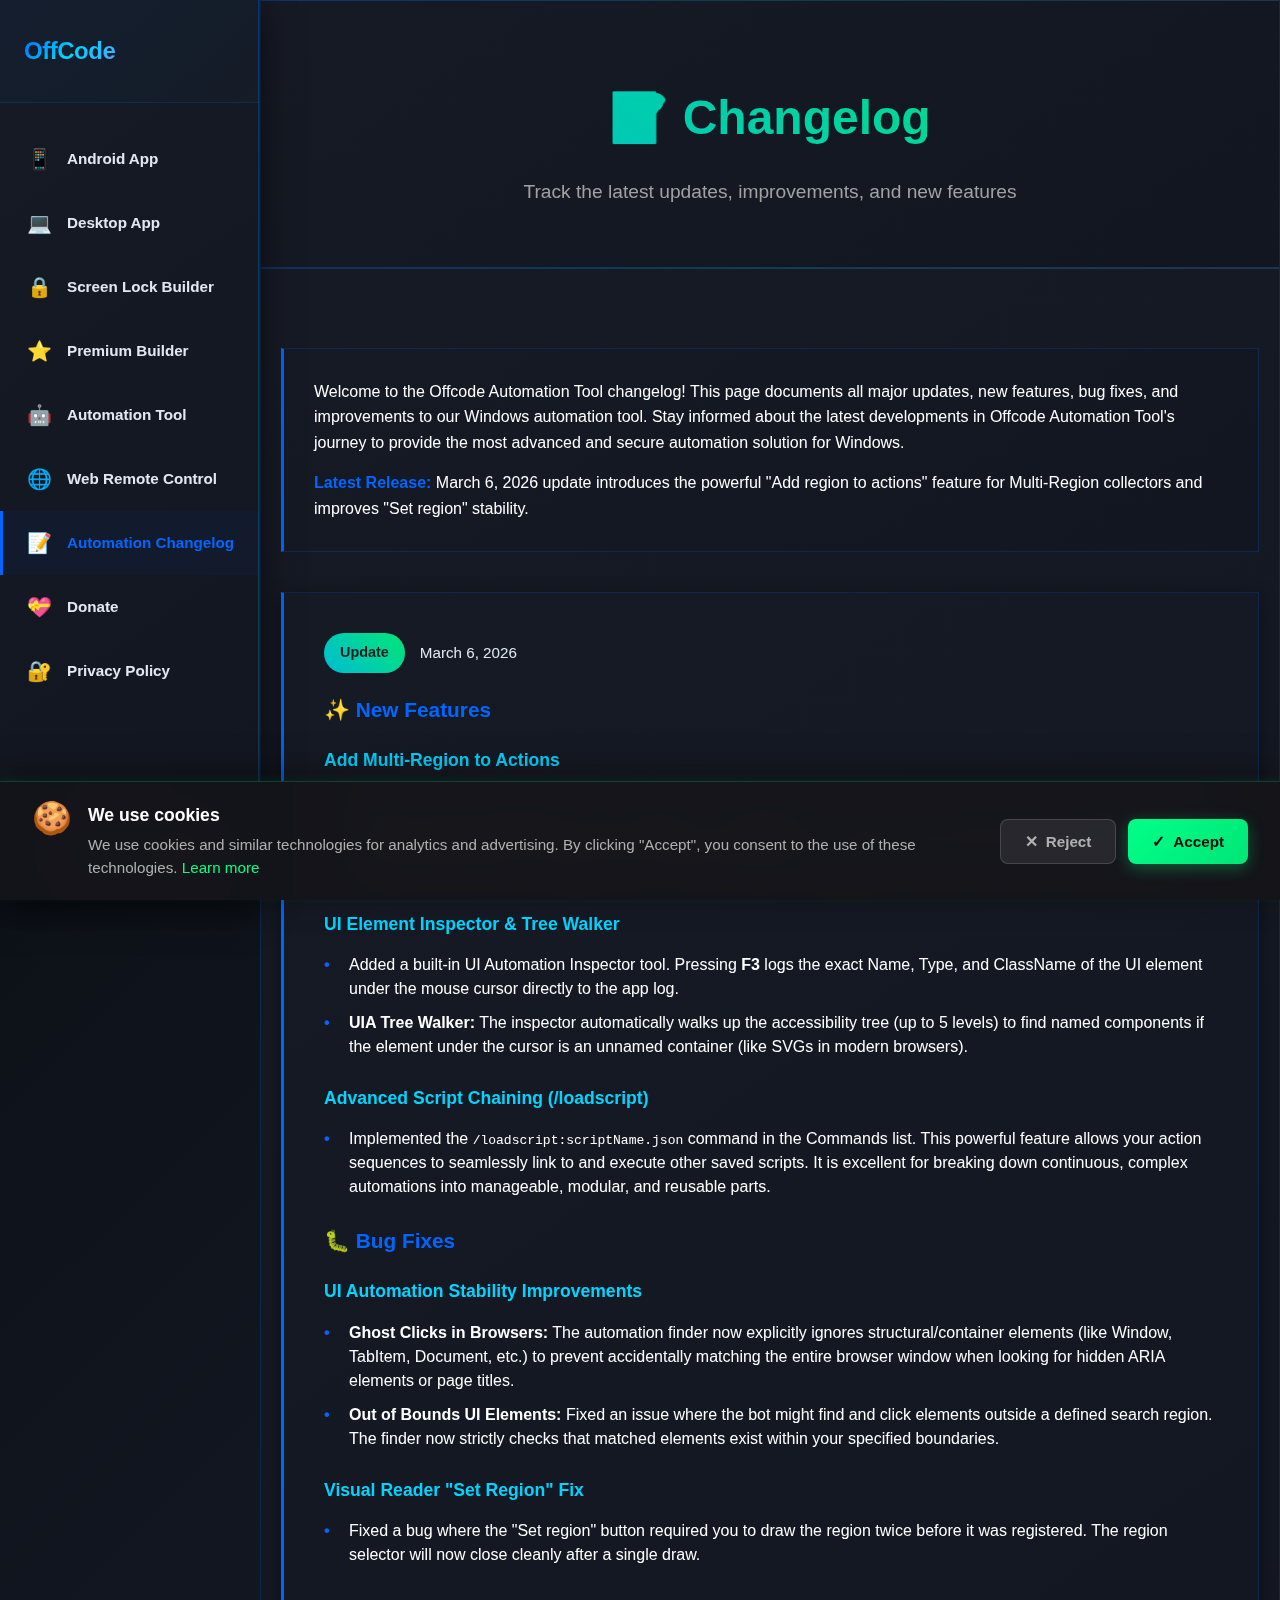
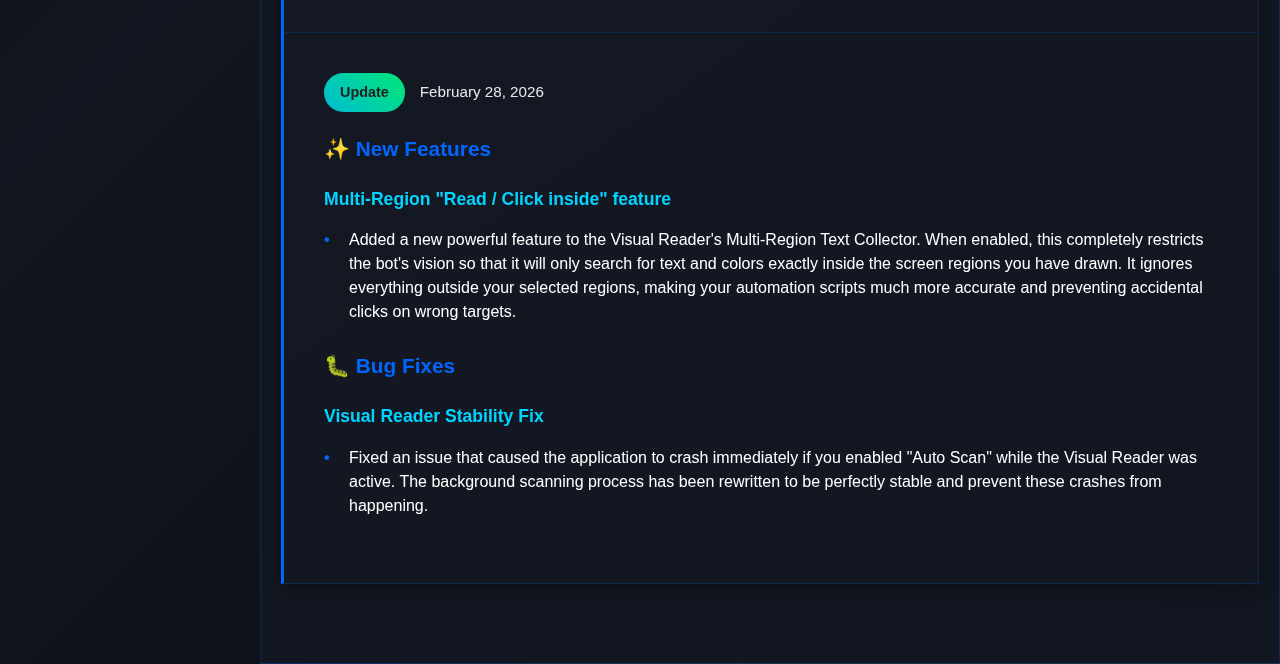
<file: AutomationChangelog.html>
﻿<!DOCTYPE html>
<html lang="en" itemscope itemtype="https://schema.org/WebPage">

<head>
    <meta charset="UTF-8">
    <meta name="viewport" content="width=device-width, initial-scale=1.0, maximum-scale=1.0, user-scalable=no">

    <title>Offcode Automation Tool Changelog – Update History</title>
    <meta name="description"
        content="Offcode Automation Tool changelog - Track the latest updates, improvements, and new features for the Windows automation tool.">
    <meta name="author" content="OffCrypt">
    <meta name="last-modified" content="2026-03-03">
    <meta name="robots" content="index, follow">

    <!-- Security Headers -->
    <meta http-equiv="X-Content-Type-Options" content="nosniff">
    <meta http-equiv="X-Frame-Options" content="DENY">
    <meta http-equiv="X-XSS-Protection" content="1; mode=block">
    <meta http-equiv="Referrer-Policy" content="strict-origin-when-cross-origin">
    <meta http-equiv="Permissions-Policy" content="camera=(), microphone=(), geolocation=()">

    <link rel="canonical" href="https://www.dev-offcode.com/AutomationChangelog.html">
    <link rel="alternate" hreflang="en" href="https://www.dev-offcode.com/AutomationChangelog.html">
    <link rel="alternate" hreflang="x-default" href="https://www.dev-offcode.com/AutomationChangelog.html">
    <link rel="icon" type="image/x-icon" href="/favicon.ico">
    <link rel="apple-touch-icon" sizes="180x180" href="/apple-touch-icon.png">
    <link rel="icon" type="image/png" sizes="32x32" href="/favicon-32x32.png">
    <link rel="icon" type="image/png" sizes="16x16" href="/favicon-16x16.png">
    <link rel="manifest" href="/manifest.json">

    <!-- Preload critical resources -->
    <link rel="preload" href="styles.css" as="style">

    <!-- Core Web Vitals optimization -->
    <meta name="theme-color" content="#00ff88">
    <meta name="msapplication-TileColor" content="#00ff88">

    <meta property="og:type" content="website">
    <meta property="og:locale" content="en_US">
    <meta property="og:url" content="https://www.dev-offcode.com/AutomationChangelog.html">
    <meta property="og:title" content="Offcode Automation Tool Changelog – Update History">
    <meta property="og:description"
        content="Track the latest updates and improvements for Offcode Automation Tool Windows automation tool.">
    <meta property="og:image" content="https://www.dev-offcode.com/OffCodeAutomation.png">

    <meta property="twitter:card" content="summary_large_image">
    <meta property="twitter:site" content="@OffCryptAndroid">
    <meta property="twitter:creator" content="@OffCryptAndroid">
    <meta property="twitter:url" content="https://www.dev-offcode.com/AutomationChangelog.html">
    <meta property="twitter:title" content="Offcode Automation Tool Changelog – Update History">
    <meta property="twitter:description"
        content="Track the latest updates and improvements for Offcode Automation Tool Windows automation tool.">
    <meta property="twitter:image" content="https://www.dev-offcode.com/OffCodeAutomation.png">

    <!-- Social Media Links -->
    <meta property="og:see_also" content="https://www.instagram.com/off.crypt86/">
    <meta property="og:see_also" content="https://www.youtube.com/@OffCrypt">
    <meta name="instagram:site" content="@off.crypt86">
    <meta name="youtube:channel" content="@OffCrypt">

    <!-- Structured Data -->
    <script type="application/ld+json">
    {
        "@context": "https://schema.org",
        "@type": "SoftwareApplication",
        "name": "Offcode Automation Tool",
        "applicationCategory": "BusinessApplication",
        "operatingSystem": "Windows",
        "description": "Windows desktop automation tool that combines OCR text detection, UI Automation, and mouse/keyboard simulation",
        "url": "https://www.dev-offcode.com/AutomationTool.html",
        "image": "https://www.dev-offcode.com/OffCodeAutomation.png",
        "author": {
            "@type": "Person", 
            "name": "EmptyCode0x86"
        },
        "offers": {
            "@type": "Offer",
            "price": "20",
            "priceCurrency": "USD"
        },
        "releaseNotes": {
            "@type": "TechArticle",
            "headline": "Offcode Automation Tool - Multi-Region Actions and Stability Fixes",
            "datePublished": "2026-03-03",
            "dateModified": "2026-03-03",
            "url": "https://www.dev-offcode.com/AutomationChangelog.html"
        }
    }
    </script>

    <link rel="stylesheet" href="styles.css">

    <!-- Tracking scripts loaded via cookie-consent.js after user consent -->
</head>


<body>
    <!-- Sidebar Navigation -->
    <aside class="sidebar">
        <div class="sidebar-header">
            <h1 class="sidebar-title">OffCode</h1>
        </div>

        <nav class="sidebar-nav">
            <ul class="sidebar-menu">
                <li class="menu-item">
                    <a href="index.html" class="menu-link">
                        <span class="menu-icon">📱</span>
                        <span class="menu-text">Android App</span>
                    </a>
                </li>
                <li class="menu-item">
                    <a href="OffCryptDesktop.html" class="menu-link">
                        <span class="menu-icon">💻</span>
                        <span class="menu-text">Desktop App</span>
                    </a>
                </li>
                <li class="menu-item">
                    <a href="ScreenLockBuilder.html" class="menu-link">
                        <span class="menu-icon">🔒</span>
                        <span class="menu-text">Screen Lock Builder</span>
                    </a>
                </li>
                <li class="menu-item">
                    <a href="ScreenLockBuilderPremium.html" class="menu-link">
                        <span class="menu-icon">⭐</span>
                        <span class="menu-text">Premium Builder</span>
                    </a>
                </li>
                <li class="menu-item">
                    <a href="AutomationTool.html" class="menu-link">
                        <span class="menu-icon">🤖</span>
                        <span class="menu-text">Automation Tool</span>
                    </a>
                </li>
                <li class="menu-item">
                    <a href="RemoteControl.html" class="menu-link">
                        <span class="menu-icon">🌐</span>
                        <span class="menu-text">Web Remote Control</span>
                    </a>
                </li>
                <li class="menu-item active">
                    <a href="AutomationChangelog.html" class="menu-link">
                        <span class="menu-icon">📝</span>
                        <span class="menu-text">Automation Changelog</span>
                    </a>
                </li>
                <li class="menu-item">
                    <a href="https://ko-fi.com/emptyc0de" class="menu-link" target="_blank" rel="noopener noreferrer">
                        <span class="menu-icon">💝</span>
                        <span class="menu-text">Donate</span>
                    </a>
                </li>
                <li class="menu-item">
                    <a href="PrivacyPolicy.html" class="menu-link">
                        <span class="menu-icon">🔐</span>
                        <span class="menu-text">Privacy Policy</span>
                    </a>
                </li>
            </ul>
        </nav>

        <div class="sidebar-footer">
            <p class="footer-text">Social media</p>
            <div class="sidebar-social-divider"></div>
            <div class="sidebar-social">
                <a href="https://x.com/OffCryptAndroid" target="_blank" rel="noopener noreferrer"
                    aria-label="Follow OffCrypt on X">
                    <span class="sidebar-social-icon">🐦</span>
                    <span class="sidebar-social-label">X</span>
                </a>
                <a href="https://www.instagram.com/off.crypt86/" target="_blank" rel="noopener noreferrer"
                    aria-label="Follow OffCrypt on Instagram">
                    <span class="sidebar-social-icon">📸</span>
                    <span class="sidebar-social-label">Instagram</span>
                </a>
                <a href="https://www.tiktok.com/@offcrypt0" target="_blank" rel="noopener noreferrer"
                    aria-label="Follow OffCrypt on TikTok">
                    <span class="sidebar-social-icon">🎵</span>
                    <span class="sidebar-social-label">TikTok</span>
                </a>
                <a href="https://www.youtube.com/@OffCrypt" target="_blank" rel="noopener noreferrer"
                    aria-label="Follow OffCrypt on YouTube">
                    <span class="sidebar-social-icon">▶️</span>
                    <span class="sidebar-social-label">YouTube</span>
                </a>
            </div>
        </div>
    </aside>

    <!-- Mobile Menu Toggle -->
    <button class="mobile-menu-toggle" aria-label="Toggle Menu">
        <span class="hamburger"></span>
    </button>

    <!-- Main Content Wrapper -->
    <div class="main-wrapper">
        <main>
            <!-- Breadcrumb Navigation for SEO (hidden but accessible) -->
            <nav aria-label="Breadcrumb"
                style="position: absolute; left: -10000px; width: 1px; height: 1px; overflow: hidden;">
                <ol style="list-style: none; padding: 0; margin: 0; display: flex; gap: 0.5rem; font-size: 0.9rem;">
                    <li><a href="https://www.dev-offcode.com/">Home</a></li>
                    <li>›</li>
                    <li><a href="https://www.dev-offcode.com/AutomationTool.html">Offcode Automation Tool</a></li>
                    <li>›</li>
                    <li>Changelog</li>
                </ol>
            </nav>

            <!-- Changelog Hero Section -->
            <div class="changelog-hero">
                <div class="changelog-container">
                    <div class="changelog-header">
                        <h1 class="changelog-title">📝 Changelog</h1>
                        <p class="changelog-subtitle">Track the latest updates, improvements, and new features</p>
                    </div>
                </div>
            </div>

            <!-- Changelog Content Section -->
            <div class="changelog-content">
                <div class="changelog-container">
                    <!-- Introduction Section -->
                    <div class="changelog-intro">
                        <p>Welcome to the Offcode Automation Tool changelog! This page documents all major updates, new
                            features, bug fixes, and improvements to our Windows automation tool. Stay informed about
                            the latest developments in Offcode Automation Tool's journey to provide the most advanced
                            and secure automation solution for Windows.</p>

                        <p><strong>Latest Release:</strong> March 6, 2026 update introduces the powerful
                            "Add region to actions" feature for Multi-Region collectors and improves "Set region"
                            stability.</p>
                    </div>

                    <div class="changelog-wrapper">
                        <!-- March 3, 2026 Update -->
                        <div class="changelog-entry">
                            <div class="changelog-version">
                                <span class="version-tag">Update</span>
                                <span class="version-date">March 6, 2026</span>
                            </div>
                            <div class="changelog-changes">
                                <h3>✨ New Features</h3>
                                <h4>Add Multi-Region to Actions</h4>
                                <ul>
                                    <li>Added a powerful "Add region to actions" feature to the Multi-Region Text
                                        Collector. When enabled, creating a new region (Numpad 4) will automatically
                                        prompt a trigger box. This allows you to easily create automated steps that
                                        <strong>wait for specific text to appear (WAIT)</strong> or <strong>wait for
                                            text to disappear (GONE)</strong> strictly within that newly drawn region
                                        before your script continues to the next action sequence item. You can also
                                        leave the trigger box empty to simply scan and log the region.
                                    </li>
                                </ul>

                                <h4>UI Element Inspector & Tree Walker</h4>
                                <ul>
                                    <li>Added a built-in UI Automation Inspector tool. Pressing <strong>F3</strong> logs
                                        the exact Name, Type, and ClassName of the UI element under the mouse cursor
                                        directly to the app log.</li>
                                    <li><strong>UIA Tree Walker:</strong> The inspector automatically walks up the
                                        accessibility tree (up to 5 levels) to find named components if the element
                                        under the cursor is an unnamed container (like SVGs in modern browsers).</li>
                                </ul>

                                <h4>Advanced Script Chaining (/loadscript)</h4>
                                <ul>
                                    <li>Implemented the <code>/loadscript:scriptName.json</code> command in the Commands
                                        list. This powerful feature allows your action sequences to seamlessly link to
                                        and execute other saved scripts. It is excellent for breaking down continuous,
                                        complex automations into manageable, modular, and reusable parts.</li>
                                </ul>

                                <h3>🐛 Bug Fixes</h3>
                                <h4>UI Automation Stability Improvements</h4>
                                <ul>
                                    <li><strong>Ghost Clicks in Browsers:</strong> The automation finder now explicitly
                                        ignores structural/container elements (like Window, TabItem, Document, etc.) to
                                        prevent accidentally matching the entire browser window when looking for hidden
                                        ARIA elements or page titles.</li>
                                    <li><strong>Out of Bounds UI Elements:</strong> Fixed an issue where the bot might
                                        find and click elements outside a defined search region. The finder now strictly
                                        checks that matched elements exist within your specified boundaries.</li>
                                </ul>

                                <h4>Visual Reader "Set Region" Fix</h4>
                                <ul>
                                    <li>Fixed a bug where the "Set region" button required you to draw the region twice
                                        before it was registered. The region selector will now close cleanly after a
                                        single draw.</li>
                                </ul>
                            </div>
                        </div>

                        <!-- February 28, 2026 Update -->
                        <div class="changelog-entry">
                            <div class="changelog-version">
                                <span class="version-tag">Update</span>
                                <span class="version-date">February 28, 2026</span>
                            </div>
                            <div class="changelog-changes">
                                <h3>✨ New Features</h3>
                                <h4>Multi-Region "Read / Click inside" feature</h4>
                                <ul>
                                    <li>Added a new powerful feature to the Visual Reader's Multi-Region Text Collector.
                                        When enabled, this completely restricts the bot's vision so that it will only
                                        search for text and colors exactly inside the screen regions you have drawn. It
                                        ignores everything outside your selected regions, making your automation scripts
                                        much more accurate and preventing accidental clicks on wrong targets.</li>
                                </ul>

                                <h3>🐛 Bug Fixes</h3>
                                <h4>Visual Reader Stability Fix</h4>
                                <ul>
                                    <li>Fixed an issue that caused the application to crash immediately if you enabled
                                        "Auto Scan" while the Visual Reader was active. The background scanning process
                                        has been rewritten to be perfectly stable and prevent these crashes from
                                        happening.</li>
                                </ul>
                            </div>
                        </div>
                    </div>
                </div>
            </div>
        </main>
    </div>

    <style>
        /* Changelog-specific styles */
        .changelog-hero {
            background: var(--gradient-card);
            padding: 80px 20px 60px 20px;
            margin: 0;
            position: relative;
            overflow: hidden;
            border: 1px solid var(--border-primary);
            backdrop-filter: blur(30px);
            -webkit-backdrop-filter: blur(30px);
            border-top: none;
            border-bottom: none;
        }

        .changelog-hero::before {
            content: '';
            position: absolute;
            top: 0;
            left: 0;
            right: 0;
            height: 1px;
            background: var(--gradient-border);
            z-index: 1;
        }

        .changelog-hero::after {
            content: '';
            position: absolute;
            bottom: 0;
            left: 0;
            right: 0;
            height: 1px;
            background: var(--gradient-border);
            z-index: 1;
        }

        .changelog-container {
            max-width: 1000px;
            margin: 0 auto;
            position: relative;
            z-index: 1;
        }

        .changelog-header {
            text-align: center;
            color: white;
        }

        .changelog-title {
            font-size: 3rem;
            font-weight: 700;
            margin-bottom: 20px;
            background: linear-gradient(45deg, #00bcd4, #00e676);
            -webkit-background-clip: text;
            -webkit-text-fill-color: transparent;
            background-clip: text;
            text-shadow: none;
        }

        .changelog-subtitle {
            font-size: 1.2rem;
            color: #b0b0b0;
            margin: 0;
            opacity: 0.9;
        }

        .changelog-content {
            background: var(--gradient-card);
            padding: 80px 20px;
            min-height: 60vh;
            border: 1px solid var(--border-primary);
            backdrop-filter: blur(30px);
            -webkit-backdrop-filter: blur(30px);
            border-top: none;
            border-bottom: none;
            position: relative;
        }

        .changelog-content::before {
            content: '';
            position: absolute;
            top: 0;
            left: 0;
            right: 0;
            height: 1px;
            background: var(--gradient-border);
            z-index: 1;
        }

        .changelog-content::after {
            content: '';
            position: absolute;
            bottom: 0;
            left: 0;
            right: 0;
            height: 1px;
            background: var(--gradient-border);
            z-index: 1;
        }

        .changelog-intro {
            background: var(--gradient-card);
            border: 1px solid var(--border-primary);
            border-radius: 0;
            padding: 30px;
            margin-bottom: 40px;
            color: var(--text-primary);
            line-height: 1.6;
            backdrop-filter: blur(30px);
            -webkit-backdrop-filter: blur(30px);
            border-left: 3px solid var(--accent-primary);
        }

        .changelog-intro p {
            margin: 0 0 15px 0;
        }

        .changelog-intro p:last-child {
            margin-bottom: 0;
        }

        .changelog-intro strong {
            color: var(--accent-primary);
        }

        .changelog-wrapper {
            background: var(--gradient-card);
            border-radius: 0;
            border: 1px solid var(--border-primary);
            box-shadow: var(--shadow-subtle);
            backdrop-filter: blur(30px);
            -webkit-backdrop-filter: blur(30px);
            overflow: hidden;
            border-left: 3px solid var(--accent-primary);
        }

        .changelog-placeholder {
            padding: 80px 40px;
            text-align: center;
            color: var(--text-primary);
        }

        .placeholder-icon {
            font-size: 4rem;
            margin-bottom: 30px;
            opacity: 0.7;
            color: var(--accent-primary);
        }

        .changelog-placeholder h3 {
            font-size: 1.8rem;
            color: var(--accent-primary);
            margin-bottom: 20px;
            font-weight: 600;
        }

        .changelog-placeholder p {
            font-size: 1.1rem;
            color: var(--text-secondary);
            line-height: 1.6;
            max-width: 500px;
            margin: 0 auto;
        }

        /* Future changelog entry styles */
        .changelog-entry {
            border-bottom: 1px solid var(--border-primary);
            padding: 40px;
            position: relative;
        }

        .changelog-entry:last-child {
            border-bottom: none;
        }

        .changelog-version {
            display: flex;
            align-items: center;
            gap: 15px;
            margin-bottom: 20px;
        }

        .version-tag {
            background: linear-gradient(45deg, #00bcd4, #00e676);
            color: #1f1f1f;
            padding: 8px 16px;
            border-radius: 20px;
            font-weight: 700;
            font-size: 0.9rem;
        }

        .version-date {
            color: var(--text-secondary);
            font-size: 0.95rem;
        }

        .changelog-changes {
            color: var(--text-primary);
        }

        .changelog-changes h3 {
            color: var(--accent-primary);
            font-size: 1.3rem;
            margin: 0 0 15px 0;
            font-weight: 700;
        }

        .changelog-changes h4 {
            color: var(--accent-secondary);
            font-size: 1.1rem;
            margin: 20px 0 10px 0;
            font-weight: 600;
        }

        .changelog-changes ul {
            list-style: none;
            padding: 0;
            margin: 0 0 20px 0;
        }

        .changelog-changes li {
            padding: 5px 0 5px 25px;
            position: relative;
            line-height: 1.5;
        }

        .changelog-changes li::before {
            content: "•";
            position: absolute;
            left: 0;
            color: var(--accent-primary);
            font-weight: bold;
        }

        /* Mobile responsiveness */
        @media (max-width: 768px) {
            .changelog-hero {
                padding: 60px 20px 50px 20px;
            }

            .changelog-title {
                font-size: 2.2rem;
            }

            .changelog-subtitle {
                font-size: 1rem;
                padding: 0 20px;
            }

            .changelog-content {
                padding: 60px 15px;
            }

            .changelog-placeholder {
                padding: 60px 30px;
            }

            .placeholder-icon {
                font-size: 3rem;
            }

            .changelog-placeholder h3 {
                font-size: 1.5rem;
            }

            .changelog-placeholder p {
                font-size: 1rem;
            }

            .changelog-entry {
                padding: 30px 25px;
            }

            .changelog-version {
                flex-direction: column;
                align-items: flex-start;
                gap: 10px;
            }
        }

        @media (max-width: 480px) {
            .changelog-hero {
                padding: 50px 15px 40px 15px;
            }

            .changelog-title {
                font-size: 1.8rem;
            }

            .changelog-subtitle {
                font-size: 0.9rem;
            }

            .changelog-content {
                padding: 50px 10px;
            }

            .changelog-placeholder {
                padding: 50px 20px;
            }

            .placeholder-icon {
                font-size: 2.5rem;
            }

            .changelog-placeholder h3 {
                font-size: 1.3rem;
            }

            .changelog-placeholder p {
                font-size: 0.9rem;
            }

            .changelog-entry {
                padding: 25px 20px;
            }
        }
    </style>

    <script src="script.js" defer></script>
    <script>
        // Simple navigation for changelog page
        document.addEventListener('DOMContentLoaded', function () {
            const navLinks = document.querySelectorAll('.nav-link');

            navLinks.forEach(link => {
                link.addEventListener('click', function (e) {
                    const href = this.getAttribute('href');

                    // Handle navigation to main page sections
                    if (href.startsWith('index.html#')) {
                        window.location.href = href;
                    }
                });
            });
        });
    </script>

    <!-- Cookie Consent Banner -->
    <link rel="stylesheet" href="cookie-consent.css">
    <script src="cookie-consent.js" defer></script>
</body>

</html>
</file>
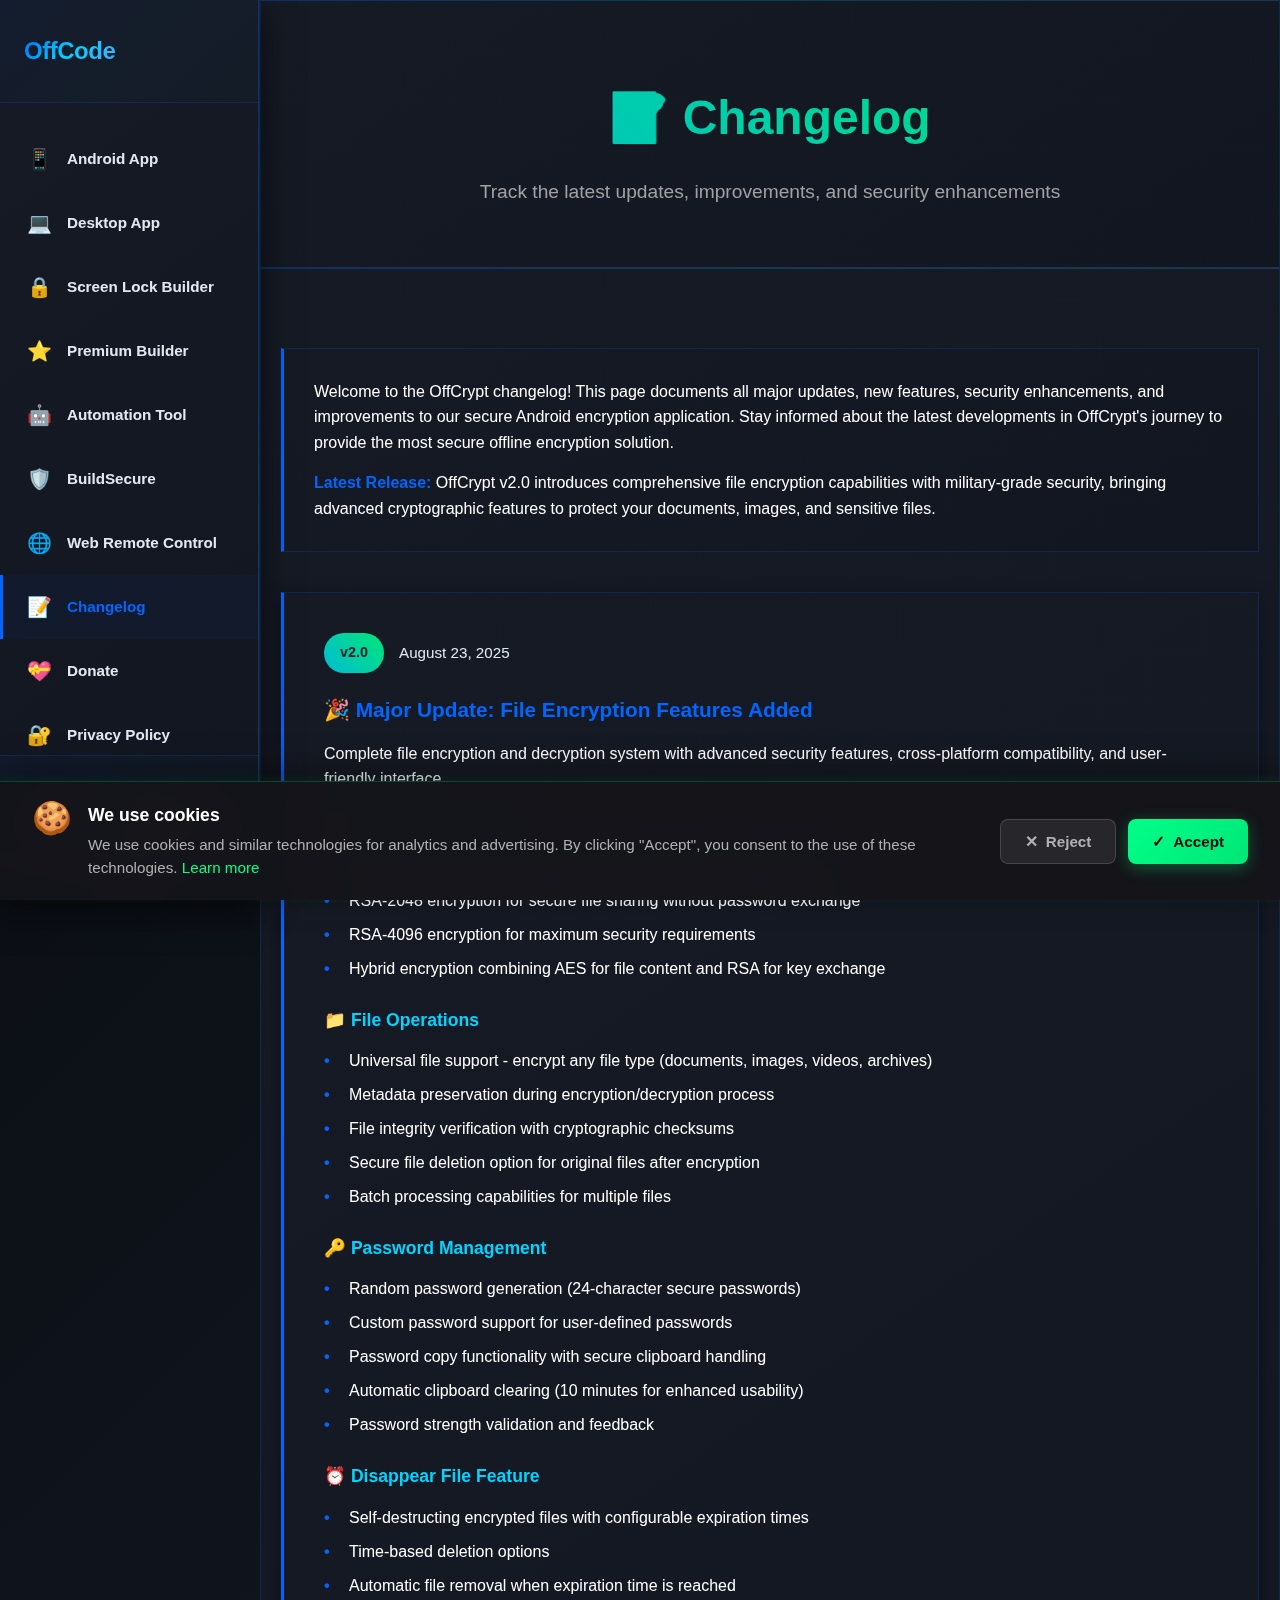
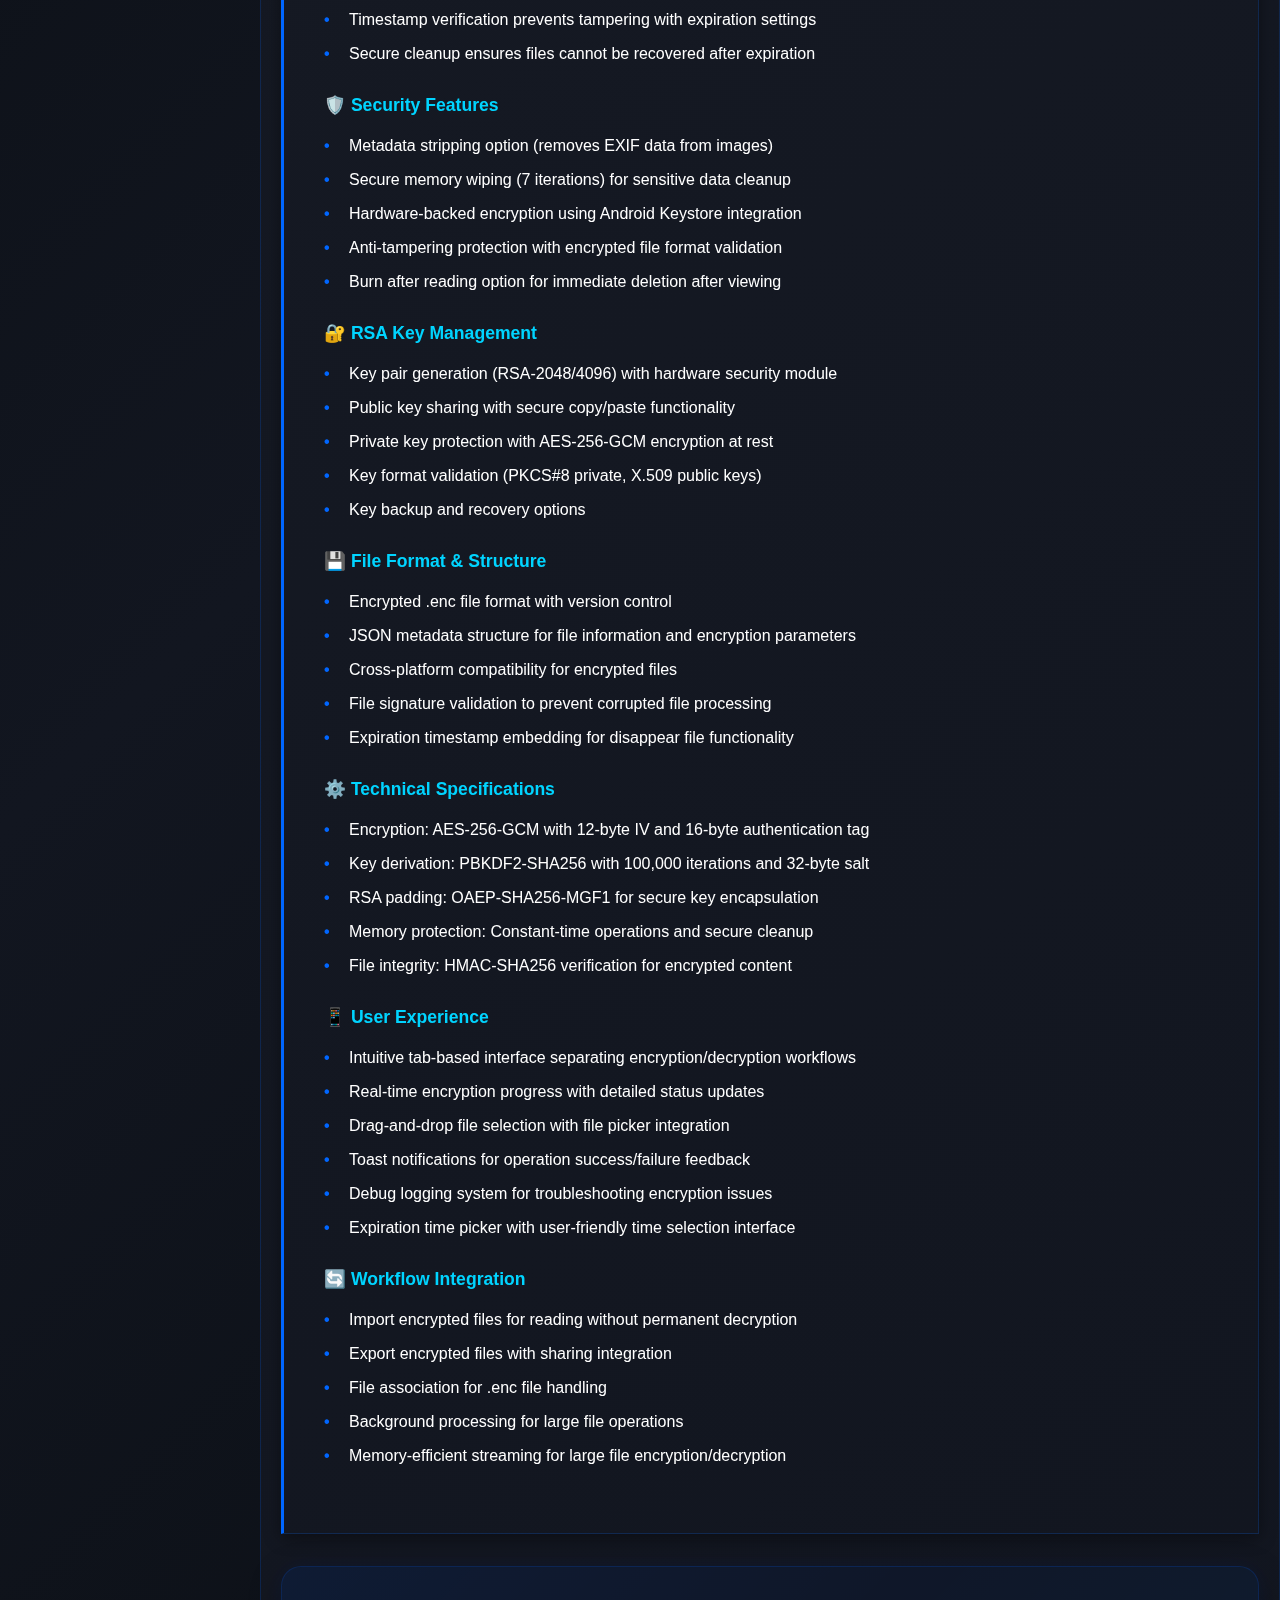
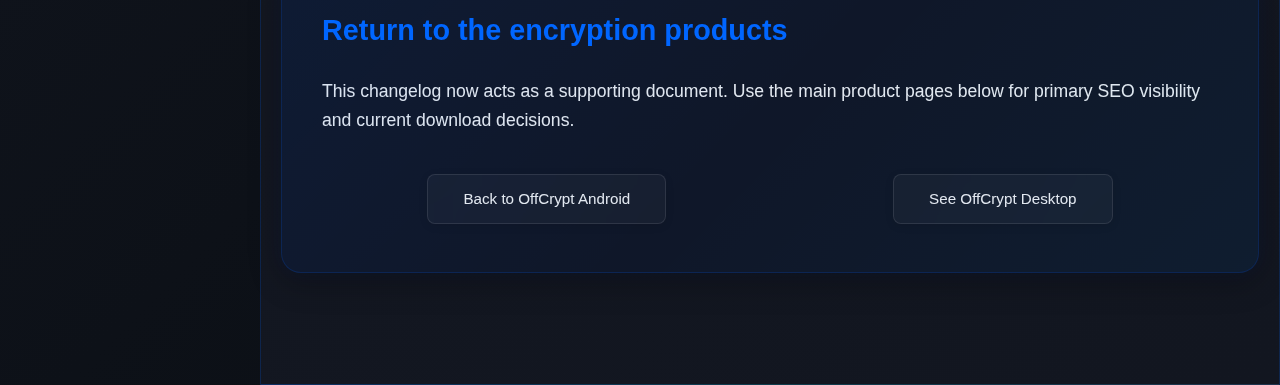
<file: changelog.html>
<!DOCTYPE html>
<html lang="en" itemscope itemtype="https://schema.org/WebPage">

<head>
    <meta charset="UTF-8">
    <meta name="viewport" content="width=device-width, initial-scale=1.0, maximum-scale=1.0, user-scalable=no">

    <title>OffCrypt Changelog – Update History</title>
    <meta name="description"
        content="OffCrypt v2.0 changelog - Added offline file encryption for Android with military grade AES-256 security, self-destructing files, and secure document sharing.">
    <meta name="author" content="OffCrypt">
    <meta name="last-modified" content="2025-11-06">
    <meta name="robots" content="noindex, follow">

    <!-- Security Headers -->
    <meta http-equiv="X-Content-Type-Options" content="nosniff">
    <meta http-equiv="X-Frame-Options" content="DENY">
    <meta http-equiv="X-XSS-Protection" content="1; mode=block">
    <meta http-equiv="Referrer-Policy" content="strict-origin-when-cross-origin">
    <meta http-equiv="Permissions-Policy" content="camera=(), microphone=(), geolocation=()">

    <link rel="canonical" href="https://www.dev-offcode.com/changelog.html">
    <link rel="alternate" hreflang="en" href="https://www.dev-offcode.com/changelog.html">
    <link rel="alternate" hreflang="x-default" href="https://www.dev-offcode.com/changelog.html">
    <link rel="icon" type="image/x-icon" href="/favicon.ico">
    <link rel="apple-touch-icon" sizes="180x180" href="/apple-touch-icon.png">
    <link rel="icon" type="image/png" sizes="32x32" href="/favicon-32x32.png">
    <link rel="icon" type="image/png" sizes="16x16" href="/favicon-16x16.png">
    <link rel="manifest" href="/manifest.json">

    <!-- Preload critical resources -->
    <link rel="preload" href="styles.css" as="style">

    <!-- Core Web Vitals optimization -->
    <meta name="theme-color" content="#00ff88">
    <meta name="msapplication-TileColor" content="#00ff88">

    <meta property="og:type" content="website">
    <meta property="og:locale" content="en_US">
    <meta property="og:url" content="https://www.dev-offcode.com/changelog.html">
    <meta property="og:title" content="OffCrypt Changelog – Update History">
    <meta property="og:description"
        content="Track the latest updates and improvements for OffCrypt secure messaging app.">
    <meta property="og:image" content="https://www.dev-offcode.com/OffCrypt-Android.jpg">

    <meta name="twitter:card" content="summary_large_image">
    <meta name="twitter:site" content="@OffCryptAndroid">
    <meta name="twitter:creator" content="@OffCryptAndroid">
    <meta name="twitter:url" content="https://www.dev-offcode.com/changelog.html">
    <meta name="twitter:title" content="OffCrypt Changelog – Update History">
    <meta name="twitter:description"
        content="Track the latest updates and improvements for OffCrypt secure messaging app.">
    <meta name="twitter:image" content="https://www.dev-offcode.com/OffCrypt-Android.jpg">

    <!-- Social Media Links -->
    <meta property="og:see_also" content="https://www.instagram.com/off.crypt86/">
    <meta property="og:see_also" content="https://www.youtube.com/@OffCrypt">
    <meta name="instagram:site" content="@off.crypt86">
    <meta name="youtube:channel" content="@OffCrypt">

    <!-- Structured Data -->
    <script type="application/ld+json">
    {
        "@context": "https://schema.org",
        "@type": "SoftwareApplication",
        "name": "OffCrypt",
        "applicationCategory": "SecurityApplication",
        "operatingSystem": "Android",
        "description": "Secure offline encryption app with comprehensive file encryption features, AES-256-GCM and RSA-4096 security",
        "url": "https://www.dev-offcode.com/",
        "author": {
            "@type": "Person", 
            "name": "EmptyCode0x86",
            "sameAs": [
                "https://twitter.com/OffCryptAndroid",
                "https://www.instagram.com/off.crypt86/",
                "https://www.youtube.com/@OffCrypt",
                "https://github.com/emptycode0x86",
                "https://bsky.app/profile/off-crypt86.bsky.social",
                "https://www.linkedin.com/in/off-crypt-b94175382/"
            ]
        },
        "offers": {
            "@type": "Offer",
            "price": "0",
            "priceCurrency": "EUR"
        },
        "releaseNotes": {
            "@type": "TechArticle",
            "headline": "OffCrypt v2.0 - File Encryption Features Added",
            "datePublished": "2025-08-23",
            "dateModified": "2025-08-23",
            "url": "https://www.dev-offcode.com/changelog.html"
        }
    }
    </script>

    <link rel="stylesheet" href="styles.css">

    <!-- Tracking scripts loaded via cookie-consent.js after user consent -->
</head>


<body>
    <!-- Sidebar Navigation -->
    <aside class="sidebar">
        <div class="sidebar-header">
            <h1 class="sidebar-title">OffCode</h1>
        </div>

        <nav class="sidebar-nav">
            <ul class="sidebar-menu">
                <li class="menu-item">
                    <a href="index.html" class="menu-link">
                        <span class="menu-icon">📱</span>
                        <span class="menu-text">Android App</span>
                    </a>
                </li>
                <li class="menu-item">
                    <a href="OffCryptDesktop.html" class="menu-link">
                        <span class="menu-icon">💻</span>
                        <span class="menu-text">Desktop App</span>
                    </a>
                </li>
                <li class="menu-item">
                    <a href="ScreenLockBuilder.html" class="menu-link">
                        <span class="menu-icon">🔒</span>
                        <span class="menu-text">Screen Lock Builder</span>
                    </a>
                </li>
                <li class="menu-item">
                    <a href="ScreenLockBuilderPremium.html" class="menu-link">
                        <span class="menu-icon">⭐</span>
                        <span class="menu-text">Premium Builder</span>
                    </a>
                </li>
                <li class="menu-item">
                    <a href="AutomationTool.html" class="menu-link">
                        <span class="menu-icon">🤖</span>
                        <span class="menu-text">Automation Tool</span>
                    </a>
                </li>
                <li class="menu-item">
                    <a href="BuildSecure.html" class="menu-link">
                        <span class="menu-icon">🛡️</span>
                        <span class="menu-text">BuildSecure</span>
                    </a>
                </li>
                <li class="menu-item">
                    <a href="RemoteControl.html" class="menu-link">
                        <span class="menu-icon">🌐</span>
                        <span class="menu-text">Web Remote Control</span>
                    </a>
                </li>
                <li class="menu-item active">
                    <a href="changelog.html" class="menu-link">
                        <span class="menu-icon">📝</span>
                        <span class="menu-text">Changelog</span>
                    </a>
                </li>
                <li class="menu-item">
                    <a href="https://ko-fi.com/emptyc0de" class="menu-link" target="_blank" rel="noopener noreferrer">
                        <span class="menu-icon">💝</span>
                        <span class="menu-text">Donate</span>
                    </a>
                </li>
                <li class="menu-item">
                    <a href="PrivacyPolicy.html" class="menu-link">
                        <span class="menu-icon">🔐</span>
                        <span class="menu-text">Privacy Policy</span>
                    </a>
                </li>
            </ul>
        </nav>

        <div class="sidebar-footer">
            <p class="footer-text">Social media</p>
            <div class="sidebar-social-divider"></div>
            <div class="sidebar-social">
                <a href="https://x.com/OffCryptAndroid" target="_blank" rel="noopener noreferrer"
                    aria-label="Follow OffCrypt on X">
                    <span class="sidebar-social-icon">🐦</span>
                    <span class="sidebar-social-label">X</span>
                </a>
                <a href="https://www.instagram.com/off.crypt86/" target="_blank" rel="noopener noreferrer"
                    aria-label="Follow OffCrypt on Instagram">
                    <span class="sidebar-social-icon">📸</span>
                    <span class="sidebar-social-label">Instagram</span>
                </a>
                <a href="https://www.tiktok.com/@offcrypt0" target="_blank" rel="noopener noreferrer"
                    aria-label="Follow OffCrypt on TikTok">
                    <span class="sidebar-social-icon">🎵</span>
                    <span class="sidebar-social-label">TikTok</span>
                </a>
                <a href="https://www.youtube.com/@OffCrypt" target="_blank" rel="noopener noreferrer"
                    aria-label="Follow OffCrypt on YouTube">
                    <span class="sidebar-social-icon">▶️</span>
                    <span class="sidebar-social-label">YouTube</span>
                </a>
                <a href="https://bsky.app/profile/off-crypt86.bsky.social" target="_blank" rel="noopener noreferrer"
                    aria-label="Follow OffCrypt on Bluesky">
                    <span class="sidebar-social-icon">🦋</span>
                    <span class="sidebar-social-label">Bluesky</span>
                </a>
                <a href="https://www.linkedin.com/in/off-crypt-b94175382/" target="_blank" rel="noopener noreferrer"
                    aria-label="Follow OffCrypt on LinkedIn">
                    <span class="sidebar-social-icon">💼</span>
                    <span class="sidebar-social-label">LinkedIn</span>
                </a>
            </div>
        </div>
    </aside>

    <!-- Mobile Menu Toggle -->
    <button class="mobile-menu-toggle" aria-label="Toggle Menu">
        <span class="hamburger"></span>
    </button>

    <!-- Main Content Wrapper -->
    <div class="main-wrapper">
        <main>
            <!-- Breadcrumb Navigation for SEO (hidden but accessible) -->
            <nav aria-label="Breadcrumb"
                style="position: absolute; left: -10000px; width: 1px; height: 1px; overflow: hidden;">
                <ol style="list-style: none; padding: 0; margin: 0; display: flex; gap: 0.5rem; font-size: 0.9rem;">
                    <li><a href="https://www.dev-offcode.com/">Home</a></li>
                    <li>›</li>
                    <li>Changelog</li>
                </ol>
            </nav>

            <!-- Changelog Hero Section -->
            <div class="changelog-hero">
                <div class="changelog-container">
                    <div class="changelog-header">
                        <h1 class="changelog-title">📝 Changelog</h1>
                        <p class="changelog-subtitle">Track the latest updates, improvements, and security enhancements
                        </p>
                    </div>
                </div>
            </div>

            <!-- Changelog Content Section -->
            <div class="changelog-content">
                <div class="changelog-container">
                    <!-- Introduction Section -->
                    <div class="changelog-intro">
                        <p>Welcome to the OffCrypt changelog! This page documents all major updates, new features,
                            security enhancements, and improvements to our secure Android encryption application. Stay
                            informed about the latest developments in OffCrypt's journey to provide the most secure
                            offline encryption solution.</p>

                        <p><strong>Latest Release:</strong> OffCrypt v2.0 introduces comprehensive file encryption
                            capabilities with military-grade security, bringing advanced cryptographic features to
                            protect your documents, images, and sensitive files.</p>
                    </div>

                    <div class="changelog-wrapper">
                        <!-- File Encryption Features -->
                        <div class="changelog-entry">
                            <div class="changelog-version">
                                <span class="version-tag">v2.0</span>
                                <span class="version-date">August 23, 2025</span>
                            </div>
                            <div class="changelog-changes">
                                <h3>🎉 Major Update: File Encryption Features Added</h3>
                                <p>Complete file encryption and decryption system with advanced security features,
                                    cross-platform compatibility, and user-friendly interface.</p>

                                <h4>🔐 Encryption Methods</h4>
                                <ul>
                                    <li>Password-based encryption (AES-256-GCM with PBKDF2-SHA256)</li>
                                    <li>RSA-2048 encryption for secure file sharing without password exchange</li>
                                    <li>RSA-4096 encryption for maximum security requirements</li>
                                    <li>Hybrid encryption combining AES for file content and RSA for key exchange</li>
                                </ul>

                                <h4>📁 File Operations</h4>
                                <ul>
                                    <li>Universal file support - encrypt any file type (documents, images, videos,
                                        archives)</li>
                                    <li>Metadata preservation during encryption/decryption process</li>
                                    <li>File integrity verification with cryptographic checksums</li>
                                    <li>Secure file deletion option for original files after encryption</li>
                                    <li>Batch processing capabilities for multiple files</li>
                                </ul>

                                <h4>🔑 Password Management</h4>
                                <ul>
                                    <li>Random password generation (24-character secure passwords)</li>
                                    <li>Custom password support for user-defined passwords</li>
                                    <li>Password copy functionality with secure clipboard handling</li>
                                    <li>Automatic clipboard clearing (10 minutes for enhanced usability)</li>
                                    <li>Password strength validation and feedback</li>
                                </ul>

                                <h4>⏰ Disappear File Feature</h4>
                                <ul>
                                    <li>Self-destructing encrypted files with configurable expiration times</li>
                                    <li>Time-based deletion options</li>
                                    <li>Automatic file removal when expiration time is reached</li>
                                    <li>Timestamp verification prevents tampering with expiration settings</li>
                                    <li>Secure cleanup ensures files cannot be recovered after expiration</li>
                                </ul>

                                <h4>🛡️ Security Features</h4>
                                <ul>
                                    <li>Metadata stripping option (removes EXIF data from images)</li>
                                    <li>Secure memory wiping (7 iterations) for sensitive data cleanup</li>
                                    <li>Hardware-backed encryption using Android Keystore integration</li>
                                    <li>Anti-tampering protection with encrypted file format validation</li>
                                    <li>Burn after reading option for immediate deletion after viewing</li>
                                </ul>

                                <h4>🔐 RSA Key Management</h4>
                                <ul>
                                    <li>Key pair generation (RSA-2048/4096) with hardware security module</li>
                                    <li>Public key sharing with secure copy/paste functionality</li>
                                    <li>Private key protection with AES-256-GCM encryption at rest</li>
                                    <li>Key format validation (PKCS#8 private, X.509 public keys)</li>
                                    <li>Key backup and recovery options</li>
                                </ul>

                                <h4>💾 File Format & Structure</h4>
                                <ul>
                                    <li>Encrypted .enc file format with version control</li>
                                    <li>JSON metadata structure for file information and encryption parameters</li>
                                    <li>Cross-platform compatibility for encrypted files</li>
                                    <li>File signature validation to prevent corrupted file processing</li>
                                    <li>Expiration timestamp embedding for disappear file functionality</li>
                                </ul>

                                <h4>⚙️ Technical Specifications</h4>
                                <ul>
                                    <li>Encryption: AES-256-GCM with 12-byte IV and 16-byte authentication tag</li>
                                    <li>Key derivation: PBKDF2-SHA256 with 100,000 iterations and 32-byte salt</li>
                                    <li>RSA padding: OAEP-SHA256-MGF1 for secure key encapsulation</li>
                                    <li>Memory protection: Constant-time operations and secure cleanup</li>
                                    <li>File integrity: HMAC-SHA256 verification for encrypted content</li>
                                </ul>

                                <h4>📱 User Experience</h4>
                                <ul>
                                    <li>Intuitive tab-based interface separating encryption/decryption workflows</li>
                                    <li>Real-time encryption progress with detailed status updates</li>
                                    <li>Drag-and-drop file selection with file picker integration</li>
                                    <li>Toast notifications for operation success/failure feedback</li>
                                    <li>Debug logging system for troubleshooting encryption issues</li>
                                    <li>Expiration time picker with user-friendly time selection interface</li>
                                </ul>

                                <h4>🔄 Workflow Integration</h4>
                                <ul>
                                    <li>Import encrypted files for reading without permanent decryption</li>
                                    <li>Export encrypted files with sharing integration</li>
                                    <li>File association for .enc file handling</li>
                                    <li>Background processing for large file operations</li>
                                    <li>Memory-efficient streaming for large file encryption/decryption</li>
                                </ul>
                            </div>
                        </div>
                    </div>

                    <div class="purchase-instructions-box" style="margin-top: 2rem;">
                        <h3 class="instructions-title">Return to the encryption products</h3>
                        <p class="instructions-intro">This changelog now acts as a supporting document. Use the main
                            product pages below for primary SEO visibility and current download decisions.</p>
                        <div
                            style="display: flex; flex-wrap: wrap; gap: 1rem; justify-content: center; margin-top: 1.5rem;">
                            <a href="index.html" class="button secondary-download">Back to OffCrypt Android</a>
                            <a href="OffCryptDesktop.html" class="button secondary-download">See OffCrypt Desktop</a>
                        </div>
                    </div>
                </div>
            </div>
        </main>
    </div>

    <style>
        /* Changelog-specific styles */
        .changelog-hero {
            background: var(--gradient-card);
            padding: 80px 20px 60px 20px;
            margin: 0;
            position: relative;
            overflow: hidden;
            border: 1px solid var(--border-primary);
            backdrop-filter: blur(30px);
            -webkit-backdrop-filter: blur(30px);
            border-top: none;
            border-bottom: none;
        }

        .changelog-hero::before {
            content: '';
            position: absolute;
            top: 0;
            left: 0;
            right: 0;
            height: 1px;
            background: var(--gradient-border);
            z-index: 1;
        }

        .changelog-hero::after {
            content: '';
            position: absolute;
            bottom: 0;
            left: 0;
            right: 0;
            height: 1px;
            background: var(--gradient-border);
            z-index: 1;
        }

        .changelog-container {
            max-width: 1000px;
            margin: 0 auto;
            position: relative;
            z-index: 1;
        }

        .changelog-header {
            text-align: center;
            color: white;
        }

        .changelog-title {
            font-size: 3rem;
            font-weight: 700;
            margin-bottom: 20px;
            background: linear-gradient(45deg, #00bcd4, #00e676);
            -webkit-background-clip: text;
            -webkit-text-fill-color: transparent;
            background-clip: text;
            text-shadow: none;
        }

        .changelog-subtitle {
            font-size: 1.2rem;
            color: #b0b0b0;
            margin: 0;
            opacity: 0.9;
        }

        .changelog-content {
            background: var(--gradient-card);
            padding: 80px 20px;
            min-height: 60vh;
            border: 1px solid var(--border-primary);
            backdrop-filter: blur(30px);
            -webkit-backdrop-filter: blur(30px);
            border-top: none;
            border-bottom: none;
            position: relative;
        }

        .changelog-content::before {
            content: '';
            position: absolute;
            top: 0;
            left: 0;
            right: 0;
            height: 1px;
            background: var(--gradient-border);
            z-index: 1;
        }

        .changelog-content::after {
            content: '';
            position: absolute;
            bottom: 0;
            left: 0;
            right: 0;
            height: 1px;
            background: var(--gradient-border);
            z-index: 1;
        }

        .changelog-intro {
            background: var(--gradient-card);
            border: 1px solid var(--border-primary);
            border-radius: 0;
            padding: 30px;
            margin-bottom: 40px;
            color: var(--text-primary);
            line-height: 1.6;
            backdrop-filter: blur(30px);
            -webkit-backdrop-filter: blur(30px);
            border-left: 3px solid var(--accent-primary);
        }

        .changelog-intro p {
            margin: 0 0 15px 0;
        }

        .changelog-intro p:last-child {
            margin-bottom: 0;
        }

        .changelog-intro strong {
            color: var(--accent-primary);
        }

        .changelog-wrapper {
            background: var(--gradient-card);
            border-radius: 0;
            border: 1px solid var(--border-primary);
            box-shadow: var(--shadow-subtle);
            backdrop-filter: blur(30px);
            -webkit-backdrop-filter: blur(30px);
            overflow: hidden;
            border-left: 3px solid var(--accent-primary);
        }

        .changelog-placeholder {
            padding: 80px 40px;
            text-align: center;
            color: var(--text-primary);
        }

        .placeholder-icon {
            font-size: 4rem;
            margin-bottom: 30px;
            opacity: 0.7;
            color: var(--accent-primary);
        }

        .changelog-placeholder h3 {
            font-size: 1.8rem;
            color: var(--accent-primary);
            margin-bottom: 20px;
            font-weight: 600;
        }

        .changelog-placeholder p {
            font-size: 1.1rem;
            color: var(--text-secondary);
            line-height: 1.6;
            max-width: 500px;
            margin: 0 auto;
        }

        /* Future changelog entry styles */
        .changelog-entry {
            border-bottom: 1px solid var(--border-primary);
            padding: 40px;
            position: relative;
        }

        .changelog-entry:last-child {
            border-bottom: none;
        }

        .changelog-version {
            display: flex;
            align-items: center;
            gap: 15px;
            margin-bottom: 20px;
        }

        .version-tag {
            background: linear-gradient(45deg, #00bcd4, #00e676);
            color: #1f1f1f;
            padding: 8px 16px;
            border-radius: 20px;
            font-weight: 700;
            font-size: 0.9rem;
        }

        .version-date {
            color: var(--text-secondary);
            font-size: 0.95rem;
        }

        .changelog-changes {
            color: var(--text-primary);
        }

        .changelog-changes h3 {
            color: var(--accent-primary);
            font-size: 1.3rem;
            margin: 0 0 15px 0;
            font-weight: 700;
        }

        .changelog-changes h4 {
            color: var(--accent-secondary);
            font-size: 1.1rem;
            margin: 20px 0 10px 0;
            font-weight: 600;
        }

        .changelog-changes ul {
            list-style: none;
            padding: 0;
            margin: 0 0 20px 0;
        }

        .changelog-changes li {
            padding: 5px 0 5px 25px;
            position: relative;
            line-height: 1.5;
        }

        .changelog-changes li::before {
            content: "•";
            position: absolute;
            left: 0;
            color: var(--accent-primary);
            font-weight: bold;
        }

        /* Mobile responsiveness */
        @media (max-width: 768px) {
            .changelog-hero {
                padding: 60px 20px 50px 20px;
            }

            .changelog-title {
                font-size: 2.2rem;
            }

            .changelog-subtitle {
                font-size: 1rem;
                padding: 0 20px;
            }

            .changelog-content {
                padding: 60px 15px;
            }

            .changelog-placeholder {
                padding: 60px 30px;
            }

            .placeholder-icon {
                font-size: 3rem;
            }

            .changelog-placeholder h3 {
                font-size: 1.5rem;
            }

            .changelog-placeholder p {
                font-size: 1rem;
            }

            .changelog-entry {
                padding: 30px 25px;
            }

            .changelog-version {
                flex-direction: column;
                align-items: flex-start;
                gap: 10px;
            }
        }

        @media (max-width: 480px) {
            .changelog-hero {
                padding: 50px 15px 40px 15px;
            }

            .changelog-title {
                font-size: 1.8rem;
            }

            .changelog-subtitle {
                font-size: 0.9rem;
            }

            .changelog-content {
                padding: 50px 10px;
            }

            .changelog-placeholder {
                padding: 50px 20px;
            }

            .placeholder-icon {
                font-size: 2.5rem;
            }

            .changelog-placeholder h3 {
                font-size: 1.3rem;
            }

            .changelog-placeholder p {
                font-size: 0.9rem;
            }

            .changelog-entry {
                padding: 25px 20px;
            }
        }
    </style>

    <script>
        // Simple navigation for changelog page
        document.addEventListener('DOMContentLoaded', function () {
            const navLinks = document.querySelectorAll('.nav-link');

            navLinks.forEach(link => {
                link.addEventListener('click', function (e) {
                    const href = this.getAttribute('href');

                    // Handle navigation to main page sections
                    if (href.startsWith('index.html#')) {
                        window.location.href = href;
                    }
                });
            });
        });
    </script>

    <!-- Cookie Consent Banner -->
    <link rel="stylesheet" href="cookie-consent.css">
    <script src="cookie-consent.js" defer></script>
</body>

</html>
</file>
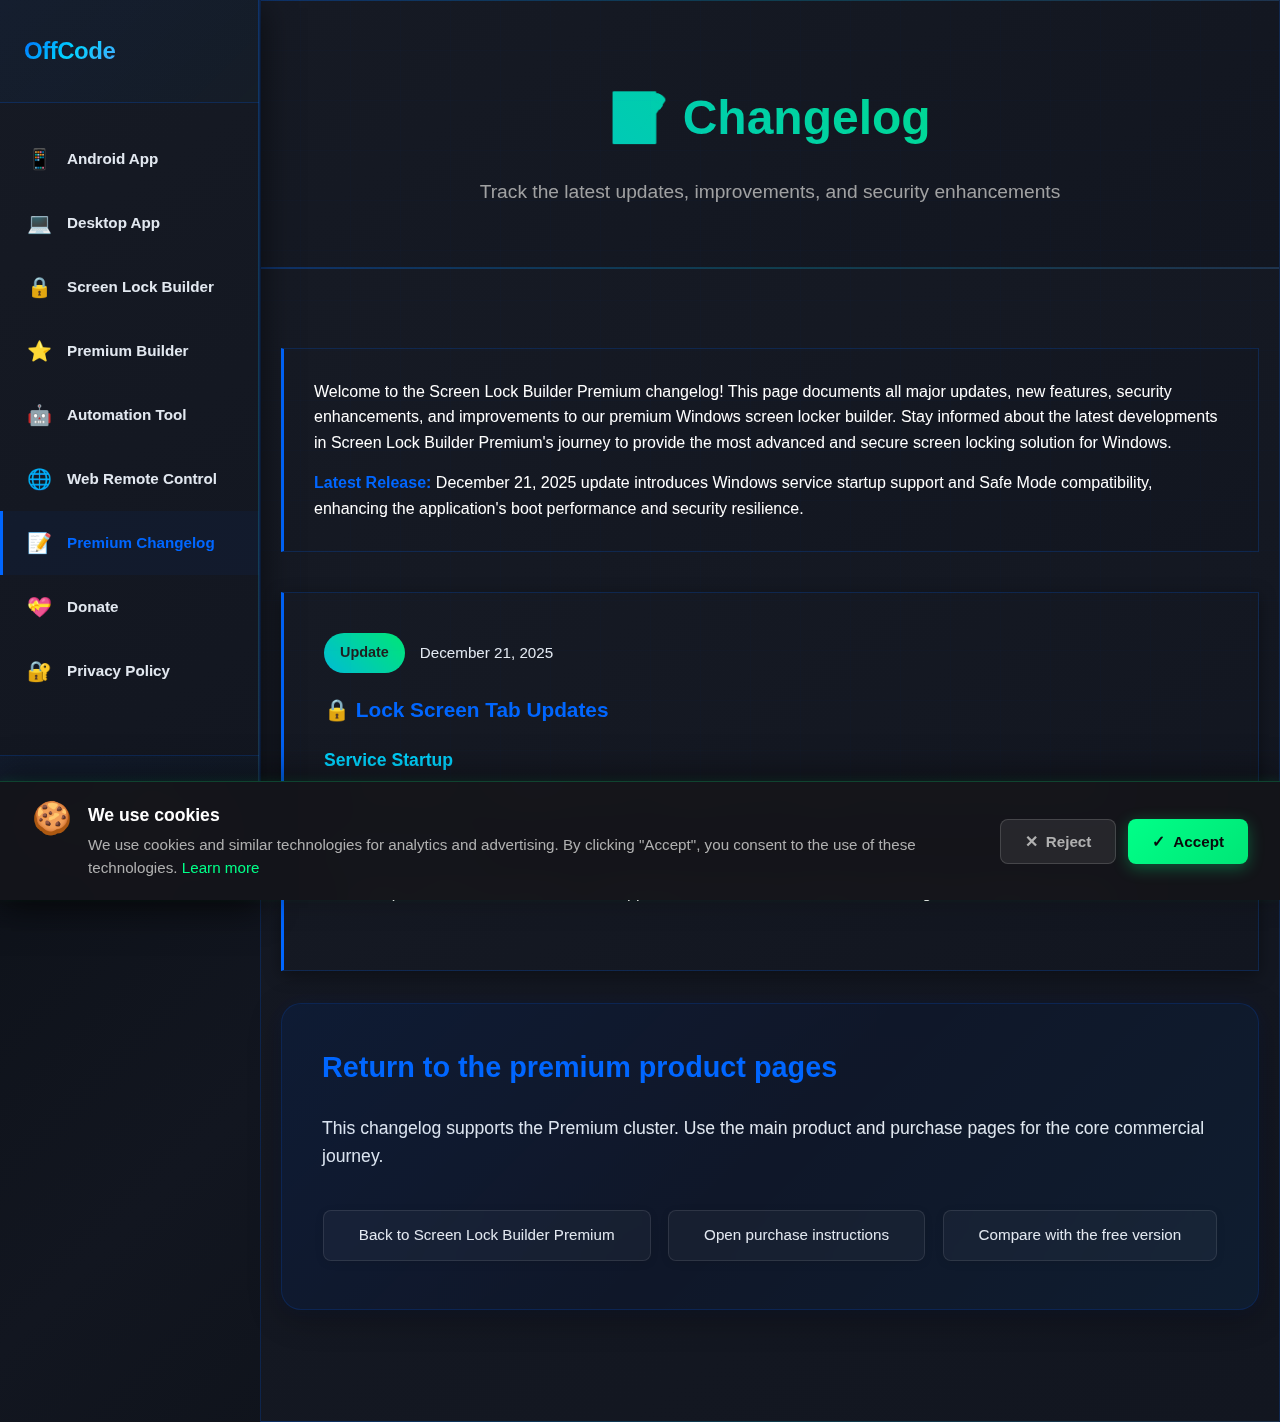
<file: changelogPremium.html>
<!DOCTYPE html>
<html lang="en" itemscope itemtype="https://schema.org/WebPage">

<head>
    <meta charset="UTF-8">
    <meta name="viewport" content="width=device-width, initial-scale=1.0, maximum-scale=1.0, user-scalable=no">

    <title>Screen Lock Builder Premium Changelog – Update History</title>
    <meta name="description"
        content="Screen Lock Builder Premium changelog - Track the latest updates, improvements, and new features for the premium Windows screen locker builder.">
    <meta name="author" content="OffCrypt">
    <meta name="last-modified" content="2025-12-21">
    <meta name="robots" content="noindex, follow">

    <!-- Security Headers -->
    <meta http-equiv="X-Content-Type-Options" content="nosniff">
    <meta http-equiv="X-Frame-Options" content="DENY">
    <meta http-equiv="X-XSS-Protection" content="1; mode=block">
    <meta http-equiv="Referrer-Policy" content="strict-origin-when-cross-origin">
    <meta http-equiv="Permissions-Policy" content="camera=(), microphone=(), geolocation=()">

    <link rel="canonical" href="https://www.dev-offcode.com/changelogPremium.html">
    <link rel="alternate" hreflang="en" href="https://www.dev-offcode.com/changelogPremium.html">
    <link rel="alternate" hreflang="x-default" href="https://www.dev-offcode.com/changelogPremium.html">
    <link rel="icon" type="image/x-icon" href="/favicon.ico">
    <link rel="apple-touch-icon" sizes="180x180" href="/apple-touch-icon.png">
    <link rel="icon" type="image/png" sizes="32x32" href="/favicon-32x32.png">
    <link rel="icon" type="image/png" sizes="16x16" href="/favicon-16x16.png">
    <link rel="manifest" href="/manifest.json">

    <!-- Preload critical resources -->
    <link rel="preload" href="styles.css" as="style">

    <!-- Core Web Vitals optimization -->
    <meta name="theme-color" content="#00ff88">
    <meta name="msapplication-TileColor" content="#00ff88">

    <meta property="og:type" content="website">
    <meta property="og:locale" content="en_US">
    <meta property="og:url" content="https://www.dev-offcode.com/changelogPremium.html">
    <meta property="og:title" content="Screen Lock Builder Premium Changelog – Update History">
    <meta property="og:description"
        content="Track the latest updates and improvements for Screen Lock Builder Premium Windows screen locker.">
    <meta property="og:image" content="https://www.dev-offcode.com/Premium1.png">

    <meta name="twitter:card" content="summary_large_image">
    <meta name="twitter:site" content="@OffCryptAndroid">
    <meta name="twitter:creator" content="@OffCryptAndroid">
    <meta name="twitter:url" content="https://www.dev-offcode.com/changelogPremium.html">
    <meta name="twitter:title" content="Screen Lock Builder Premium Changelog – Update History">
    <meta name="twitter:description"
        content="Track the latest updates and improvements for Screen Lock Builder Premium Windows screen locker.">
    <meta name="twitter:image" content="https://www.dev-offcode.com/Premium1.png">

    <!-- Social Media Links -->
    <meta property="og:see_also" content="https://www.instagram.com/off.crypt86/">
    <meta property="og:see_also" content="https://www.youtube.com/@OffCrypt">
    <meta name="instagram:site" content="@off.crypt86">
    <meta name="youtube:channel" content="@OffCrypt">

    <!-- Structured Data -->
    <script type="application/ld+json">
    {
        "@context": "https://schema.org",
        "@type": "SoftwareApplication",
        "name": "Windows Screen Lock Builder Premium",
        "applicationCategory": "SecurityApplication",
        "operatingSystem": "Windows",
        "description": "Premium Windows screen lock builder with advanced features including service startup, Safe Mode support, folder lock, website blocking, and AES-256-GCM encryption",
        "url": "https://www.dev-offcode.com/ScreenLockBuilderPremium.html",
        "image": "https://www.dev-offcode.com/Premium1.png",
        "author": {
            "@type": "Person", 
            "name": "EmptyCode0x86",
            "sameAs": [
                "https://twitter.com/OffCryptAndroid",
                "https://www.instagram.com/off.crypt86/",
                "https://www.youtube.com/@OffCrypt",
                "https://github.com/emptycode0x86",
                "https://bsky.app/profile/off-crypt86.bsky.social",
                "https://www.linkedin.com/in/off-crypt-b94175382/"
            ]
        },
        "offers": {
            "@type": "Offer",
            "price": "55",
            "priceCurrency": "USD"
        },
        "releaseNotes": {
            "@type": "TechArticle",
            "headline": "Screen Lock Builder Premium - Service Startup and Safe Mode Support",
            "datePublished": "2025-12-21",
            "dateModified": "2025-12-21",
            "url": "https://www.dev-offcode.com/changelogPremium.html"
        }
    }
    </script>

    <link rel="stylesheet" href="styles.css">

    <!-- Tracking scripts loaded via cookie-consent.js after user consent -->
</head>


<body>
    <!-- Sidebar Navigation -->
    <aside class="sidebar">
        <div class="sidebar-header">
            <h1 class="sidebar-title">OffCode</h1>
        </div>

        <nav class="sidebar-nav">
            <ul class="sidebar-menu">
                <li class="menu-item">
                    <a href="index.html" class="menu-link">
                        <span class="menu-icon">📱</span>
                        <span class="menu-text">Android App</span>
                    </a>
                </li>
                <li class="menu-item">
                    <a href="OffCryptDesktop.html" class="menu-link">
                        <span class="menu-icon">💻</span>
                        <span class="menu-text">Desktop App</span>
                    </a>
                </li>
                <li class="menu-item">
                    <a href="ScreenLockBuilder.html" class="menu-link">
                        <span class="menu-icon">🔒</span>
                        <span class="menu-text">Screen Lock Builder</span>
                    </a>
                </li>
                <li class="menu-item">
                    <a href="ScreenLockBuilderPremium.html" class="menu-link">
                        <span class="menu-icon">⭐</span>
                        <span class="menu-text">Premium Builder</span>
                    </a>
                </li>
                <li class="menu-item">
                    <a href="AutomationTool.html" class="menu-link">
                        <span class="menu-icon">🤖</span>
                        <span class="menu-text">Automation Tool</span>
                    </a>
                </li>
                <li class="menu-item">
                    <a href="RemoteControl.html" class="menu-link">
                        <span class="menu-icon">🌐</span>
                        <span class="menu-text">Web Remote Control</span>
                    </a>
                </li>
                <li class="menu-item active">
                    <a href="changelogPremium.html" class="menu-link">
                        <span class="menu-icon">📝</span>
                        <span class="menu-text">Premium Changelog</span>
                    </a>
                </li>
                <li class="menu-item">
                    <a href="https://ko-fi.com/emptyc0de" class="menu-link" target="_blank" rel="noopener noreferrer">
                        <span class="menu-icon">💝</span>
                        <span class="menu-text">Donate</span>
                    </a>
                </li>
                <li class="menu-item">
                    <a href="PrivacyPolicy.html" class="menu-link">
                        <span class="menu-icon">🔐</span>
                        <span class="menu-text">Privacy Policy</span>
                    </a>
                </li>
            </ul>
        </nav>

        <div class="sidebar-footer">
            <p class="footer-text">Social media</p>
            <div class="sidebar-social-divider"></div>
            <div class="sidebar-social">
                <a href="https://x.com/OffCryptAndroid" target="_blank" rel="noopener noreferrer"
                    aria-label="Follow OffCrypt on X">
                    <span class="sidebar-social-icon">🐦</span>
                    <span class="sidebar-social-label">X</span>
                </a>
                <a href="https://www.instagram.com/off.crypt86/" target="_blank" rel="noopener noreferrer"
                    aria-label="Follow OffCrypt on Instagram">
                    <span class="sidebar-social-icon">📸</span>
                    <span class="sidebar-social-label">Instagram</span>
                </a>
                <a href="https://www.tiktok.com/@offcrypt0" target="_blank" rel="noopener noreferrer"
                    aria-label="Follow OffCrypt on TikTok">
                    <span class="sidebar-social-icon">🎵</span>
                    <span class="sidebar-social-label">TikTok</span>
                </a>
                <a href="https://www.youtube.com/@OffCrypt" target="_blank" rel="noopener noreferrer"
                    aria-label="Follow OffCrypt on YouTube">
                    <span class="sidebar-social-icon">▶️</span>
                    <span class="sidebar-social-label">YouTube</span>
                </a>
                <a href="https://bsky.app/profile/off-crypt86.bsky.social" target="_blank" rel="noopener noreferrer"
                    aria-label="Follow OffCrypt on Bluesky">
                    <span class="sidebar-social-icon">🦋</span>
                    <span class="sidebar-social-label">Bluesky</span>
                </a>
                <a href="https://www.linkedin.com/in/off-crypt-b94175382/" target="_blank" rel="noopener noreferrer"
                    aria-label="Follow OffCrypt on LinkedIn">
                    <span class="sidebar-social-icon">💼</span>
                    <span class="sidebar-social-label">LinkedIn</span>
                </a>
            </div>
        </div>
    </aside>

    <!-- Mobile Menu Toggle -->
    <button class="mobile-menu-toggle" aria-label="Toggle Menu">
        <span class="hamburger"></span>
    </button>

    <!-- Main Content Wrapper -->
    <div class="main-wrapper">
        <main>
            <!-- Breadcrumb Navigation for SEO (hidden but accessible) -->
            <nav aria-label="Breadcrumb"
                style="position: absolute; left: -10000px; width: 1px; height: 1px; overflow: hidden;">
                <ol style="list-style: none; padding: 0; margin: 0; display: flex; gap: 0.5rem; font-size: 0.9rem;">
                    <li><a href="https://www.dev-offcode.com/">Home</a></li>
                    <li>›</li>
                    <li><a href="https://www.dev-offcode.com/ScreenLockBuilderPremium.html">Screen Lock Builder
                            Premium</a></li>
                    <li>›</li>
                    <li>Changelog</li>
                </ol>
            </nav>

            <!-- Changelog Hero Section -->
            <div class="changelog-hero">
                <div class="changelog-container">
                    <div class="changelog-header">
                        <h1 class="changelog-title">📝 Changelog</h1>
                        <p class="changelog-subtitle">Track the latest updates, improvements, and security enhancements
                        </p>
                    </div>
                </div>
            </div>

            <!-- Changelog Content Section -->
            <div class="changelog-content">
                <div class="changelog-container">
                    <!-- Introduction Section -->
                    <div class="changelog-intro">
                        <p>Welcome to the Screen Lock Builder Premium changelog! This page documents all major updates,
                            new features, security enhancements, and improvements to our premium Windows screen locker
                            builder. Stay informed about the latest developments in Screen Lock Builder Premium's
                            journey to provide the most advanced and secure screen locking solution for Windows.</p>

                        <p><strong>Latest Release:</strong> December 21, 2025 update introduces Windows service startup
                            support and Safe Mode compatibility, enhancing the application's boot performance and
                            security resilience.</p>
                    </div>

                    <div class="changelog-wrapper">
                        <!-- Service Startup and Safe Mode Update -->
                        <div class="changelog-entry">
                            <div class="changelog-version">
                                <span class="version-tag">Update</span>
                                <span class="version-date">December 21, 2025</span>
                            </div>
                            <div class="changelog-changes">
                                <h3>🔒 Lock Screen Tab Updates</h3>

                                <h4>Service Startup</h4>
                                <ul>
                                    <li>Service startup – The application starts as a Windows service, allowing it to
                                        launch faster during system boot.</li>
                                </ul>

                                <h4>Safe Mode Support</h4>
                                <ul>
                                    <li>Startup in Windows Safe Mode – The application also starts in Safe Mode, making
                                        it more difficult to remove.</li>
                                </ul>
                            </div>
                        </div>
                    </div>

                    <div class="purchase-instructions-box" style="margin-top: 2rem;">
                        <h3 class="instructions-title">Return to the premium product pages</h3>
                        <p class="instructions-intro">This changelog supports the Premium cluster. Use the main product
                            and purchase pages for the core commercial journey.</p>
                        <div
                            style="display: flex; flex-wrap: wrap; gap: 1rem; justify-content: center; margin-top: 1.5rem;">
                            <a href="ScreenLockBuilderPremium.html" class="button secondary-download">Back to Screen
                                Lock
                                Builder Premium</a>
                            <a href="PurchasePremium.html" class="button secondary-download">Open purchase
                                instructions</a>
                            <a href="ScreenLockBuilder.html" class="button secondary-download">Compare with the free
                                version</a>
                        </div>
                    </div>
                </div>
            </div>
        </main>
    </div>

    <style>
        /* Changelog-specific styles */
        .changelog-hero {
            background: var(--gradient-card);
            padding: 80px 20px 60px 20px;
            margin: 0;
            position: relative;
            overflow: hidden;
            border: 1px solid var(--border-primary);
            backdrop-filter: blur(30px);
            -webkit-backdrop-filter: blur(30px);
            border-top: none;
            border-bottom: none;
        }

        .changelog-hero::before {
            content: '';
            position: absolute;
            top: 0;
            left: 0;
            right: 0;
            height: 1px;
            background: var(--gradient-border);
            z-index: 1;
        }

        .changelog-hero::after {
            content: '';
            position: absolute;
            bottom: 0;
            left: 0;
            right: 0;
            height: 1px;
            background: var(--gradient-border);
            z-index: 1;
        }

        .changelog-container {
            max-width: 1000px;
            margin: 0 auto;
            position: relative;
            z-index: 1;
        }

        .changelog-header {
            text-align: center;
            color: white;
        }

        .changelog-title {
            font-size: 3rem;
            font-weight: 700;
            margin-bottom: 20px;
            background: linear-gradient(45deg, #00bcd4, #00e676);
            -webkit-background-clip: text;
            -webkit-text-fill-color: transparent;
            background-clip: text;
            text-shadow: none;
        }

        .changelog-subtitle {
            font-size: 1.2rem;
            color: #b0b0b0;
            margin: 0;
            opacity: 0.9;
        }

        .changelog-content {
            background: var(--gradient-card);
            padding: 80px 20px;
            min-height: 60vh;
            border: 1px solid var(--border-primary);
            backdrop-filter: blur(30px);
            -webkit-backdrop-filter: blur(30px);
            border-top: none;
            border-bottom: none;
            position: relative;
        }

        .changelog-content::before {
            content: '';
            position: absolute;
            top: 0;
            left: 0;
            right: 0;
            height: 1px;
            background: var(--gradient-border);
            z-index: 1;
        }

        .changelog-content::after {
            content: '';
            position: absolute;
            bottom: 0;
            left: 0;
            right: 0;
            height: 1px;
            background: var(--gradient-border);
            z-index: 1;
        }

        .changelog-intro {
            background: var(--gradient-card);
            border: 1px solid var(--border-primary);
            border-radius: 0;
            padding: 30px;
            margin-bottom: 40px;
            color: var(--text-primary);
            line-height: 1.6;
            backdrop-filter: blur(30px);
            -webkit-backdrop-filter: blur(30px);
            border-left: 3px solid var(--accent-primary);
        }

        .changelog-intro p {
            margin: 0 0 15px 0;
        }

        .changelog-intro p:last-child {
            margin-bottom: 0;
        }

        .changelog-intro strong {
            color: var(--accent-primary);
        }

        .changelog-wrapper {
            background: var(--gradient-card);
            border-radius: 0;
            border: 1px solid var(--border-primary);
            box-shadow: var(--shadow-subtle);
            backdrop-filter: blur(30px);
            -webkit-backdrop-filter: blur(30px);
            overflow: hidden;
            border-left: 3px solid var(--accent-primary);
        }

        .changelog-placeholder {
            padding: 80px 40px;
            text-align: center;
            color: var(--text-primary);
        }

        .placeholder-icon {
            font-size: 4rem;
            margin-bottom: 30px;
            opacity: 0.7;
            color: var(--accent-primary);
        }

        .changelog-placeholder h3 {
            font-size: 1.8rem;
            color: var(--accent-primary);
            margin-bottom: 20px;
            font-weight: 600;
        }

        .changelog-placeholder p {
            font-size: 1.1rem;
            color: var(--text-secondary);
            line-height: 1.6;
            max-width: 500px;
            margin: 0 auto;
        }

        /* Future changelog entry styles */
        .changelog-entry {
            border-bottom: 1px solid var(--border-primary);
            padding: 40px;
            position: relative;
        }

        .changelog-entry:last-child {
            border-bottom: none;
        }

        .changelog-version {
            display: flex;
            align-items: center;
            gap: 15px;
            margin-bottom: 20px;
        }

        .version-tag {
            background: linear-gradient(45deg, #00bcd4, #00e676);
            color: #1f1f1f;
            padding: 8px 16px;
            border-radius: 20px;
            font-weight: 700;
            font-size: 0.9rem;
        }

        .version-date {
            color: var(--text-secondary);
            font-size: 0.95rem;
        }

        .changelog-changes {
            color: var(--text-primary);
        }

        .changelog-changes h3 {
            color: var(--accent-primary);
            font-size: 1.3rem;
            margin: 0 0 15px 0;
            font-weight: 700;
        }

        .changelog-changes h4 {
            color: var(--accent-secondary);
            font-size: 1.1rem;
            margin: 20px 0 10px 0;
            font-weight: 600;
        }

        .changelog-changes ul {
            list-style: none;
            padding: 0;
            margin: 0 0 20px 0;
        }

        .changelog-changes li {
            padding: 5px 0 5px 25px;
            position: relative;
            line-height: 1.5;
        }

        .changelog-changes li::before {
            content: "•";
            position: absolute;
            left: 0;
            color: var(--accent-primary);
            font-weight: bold;
        }

        /* Mobile responsiveness */
        @media (max-width: 768px) {
            .changelog-hero {
                padding: 60px 20px 50px 20px;
            }

            .changelog-title {
                font-size: 2.2rem;
            }

            .changelog-subtitle {
                font-size: 1rem;
                padding: 0 20px;
            }

            .changelog-content {
                padding: 60px 15px;
            }

            .changelog-placeholder {
                padding: 60px 30px;
            }

            .placeholder-icon {
                font-size: 3rem;
            }

            .changelog-placeholder h3 {
                font-size: 1.5rem;
            }

            .changelog-placeholder p {
                font-size: 1rem;
            }

            .changelog-entry {
                padding: 30px 25px;
            }

            .changelog-version {
                flex-direction: column;
                align-items: flex-start;
                gap: 10px;
            }
        }

        @media (max-width: 480px) {
            .changelog-hero {
                padding: 50px 15px 40px 15px;
            }

            .changelog-title {
                font-size: 1.8rem;
            }

            .changelog-subtitle {
                font-size: 0.9rem;
            }

            .changelog-content {
                padding: 50px 10px;
            }

            .changelog-placeholder {
                padding: 50px 20px;
            }

            .placeholder-icon {
                font-size: 2.5rem;
            }

            .changelog-placeholder h3 {
                font-size: 1.3rem;
            }

            .changelog-placeholder p {
                font-size: 0.9rem;
            }

            .changelog-entry {
                padding: 25px 20px;
            }
        }
    </style>

    <script src="script.js" defer></script>
    <script>
        // Simple navigation for changelog page
        document.addEventListener('DOMContentLoaded', function () {
            const navLinks = document.querySelectorAll('.nav-link');

            navLinks.forEach(link => {
                link.addEventListener('click', function (e) {
                    const href = this.getAttribute('href');

                    // Handle navigation to main page sections
                    if (href.startsWith('index.html#')) {
                        window.location.href = href;
                    }
                });
            });
        });
    </script>

    <!-- Cookie Consent Banner -->
    <link rel="stylesheet" href="cookie-consent.css">
    <script src="cookie-consent.js" defer></script>
</body>

</html>
</file>
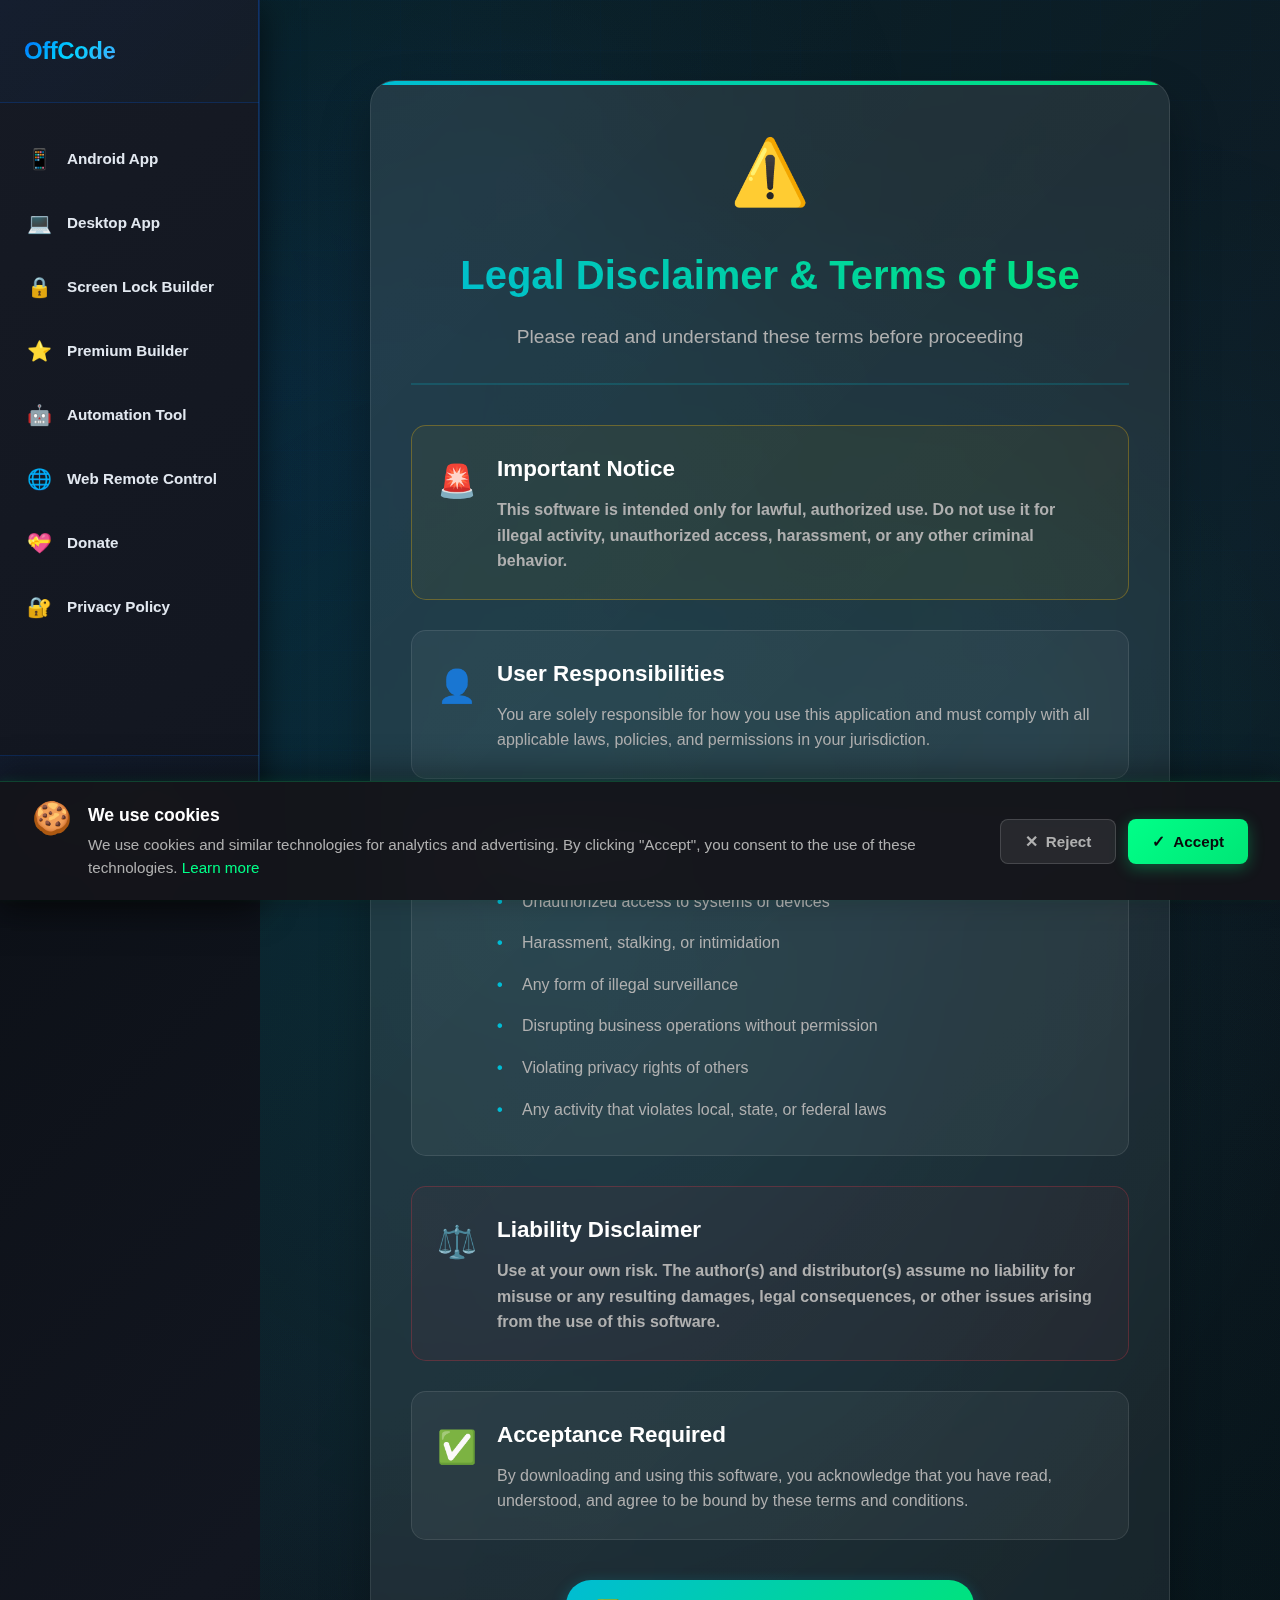
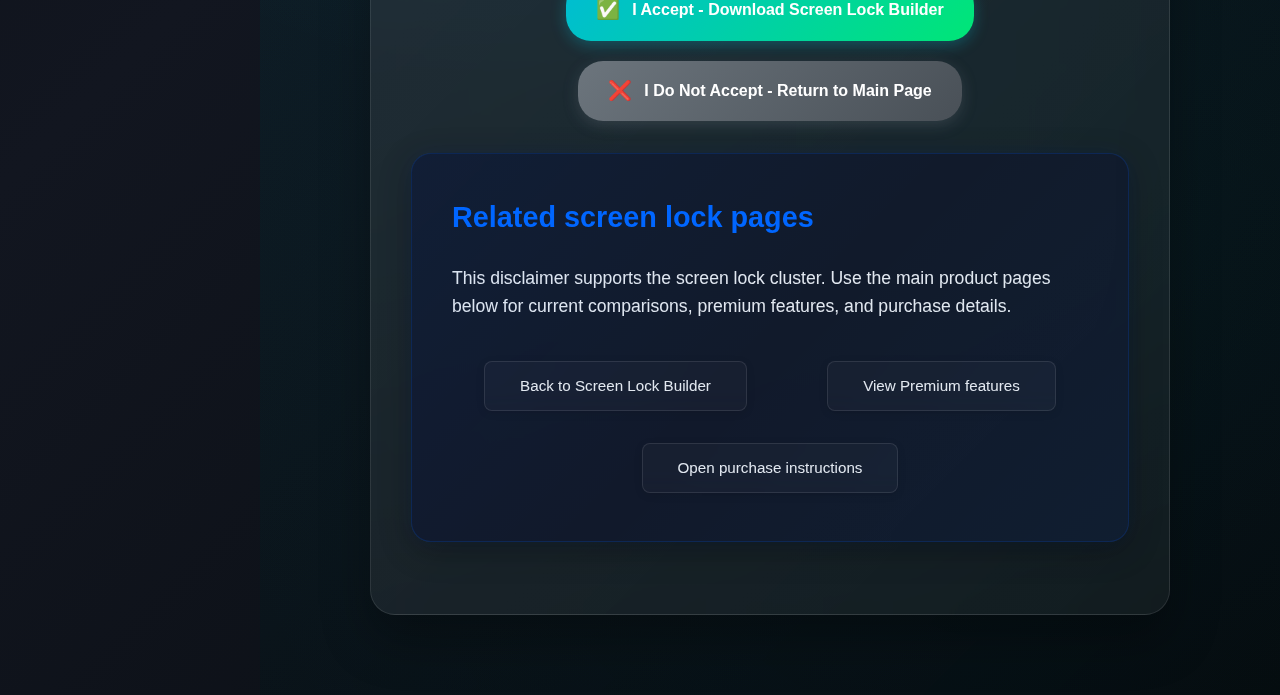
<file: disclaimer.html>
<!DOCTYPE html>
<html lang="en" itemscope itemtype="https://schema.org/WebPage">

<head>
    <meta charset="UTF-8">
    <meta name="viewport" content="width=device-width, initial-scale=1.0">

    <title>Legal Disclaimer - Screen Lock Builder v2.1 Terms of Use</title>
    <meta name="description"
        content="Legal disclaimer and terms of use for Screen Lock Builder v2.1. Important information about authorized use, liability, and user responsibilities.">
    <meta name="author" content="OffCrypt">
    <meta name="last-modified" content="2025-11-06">
    <meta name="robots" content="noindex, follow">

    <!-- Security Headers -->
    <meta http-equiv="X-Content-Type-Options" content="nosniff">
    <meta http-equiv="X-Frame-Options" content="DENY">
    <meta http-equiv="X-XSS-Protection" content="1; mode=block">
    <meta http-equiv="Referrer-Policy" content="strict-origin-when-cross-origin">
    <meta http-equiv="Permissions-Policy" content="camera=(), microphone=(), geolocation=()">

    <link rel="icon" type="image/x-icon" href="/favicon.ico">
    <link rel="apple-touch-icon" sizes="180x180" href="/apple-touch-icon.png">
    <link rel="icon" type="image/png" sizes="32x32" href="/favicon-32x32.png">
    <link rel="icon" type="image/png" sizes="16x16" href="/favicon-16x16.png">

    <meta property="og:type" content="website">
    <meta property="og:locale" content="en_US">
    <meta property="og:url" content="https://www.dev-offcode.com/disclaimer.html">
    <meta property="og:title" content="Legal Disclaimer - Screen Lock Builder v2.1 Terms of Use">
    <meta property="og:description"
        content="Legal disclaimer and terms of use for Screen Lock Builder v2.1. Important information about authorized use and user responsibilities.">
    <meta property="og:image" content="https://www.dev-offcode.com/ScreenLock1.png">

    <meta name="twitter:card" content="summary_large_image">
    <meta name="twitter:site" content="@OffCryptAndroid">
    <meta name="twitter:creator" content="@OffCryptAndroid">
    <meta name="twitter:url" content="https://www.dev-offcode.com/disclaimer.html">
    <meta name="twitter:title" content="Legal Disclaimer - Screen Lock Builder v2.1 Terms of Use">
    <meta name="twitter:description"
        content="Legal disclaimer and terms of use for Screen Lock Builder v2.1. Important information about authorized use and user responsibilities.">
    <meta name="twitter:image" content="https://www.dev-offcode.com/ScreenLock1.png">

    <!-- Social Media Links -->
    <meta property="og:see_also" content="https://www.instagram.com/off.crypt86/">
    <meta property="og:see_also" content="https://www.youtube.com/@OffCrypt">
    <meta name="instagram:site" content="@off.crypt86">
    <meta name="youtube:channel" content="@OffCrypt">

    <link rel="canonical" href="https://www.dev-offcode.com/disclaimer.html">
    <link rel="alternate" hreflang="en" href="https://www.dev-offcode.com/disclaimer.html">
    <link rel="alternate" hreflang="x-default" href="https://www.dev-offcode.com/disclaimer.html">
    <link rel="manifest" href="/manifest.json">

    <!-- Preload critical resources -->
    <link rel="preload" href="styles.css" as="style">

    <!-- Core Web Vitals optimization -->
    <meta name="theme-color" content="#00ff88">
    <meta name="msapplication-TileColor" content="#00ff88">

    <!-- Structured Data Schema -->
    <script type="application/ld+json">
    {
        "@context": "https://schema.org",
        "@type": "WebPage",
        "name": "Legal Disclaimer - Screen Lock Builder v2.1",
        "description": "Legal disclaimer and terms of use for Screen Lock Builder v2.1 software",
        "url": "https://www.dev-offcode.com/disclaimer.html",
        "inLanguage": "en",
        "isPartOf": {
            "@type": "WebSite",
            "name": "OffCrypt",
            "url": "https://www.dev-offcode.com/"
        },
        "about": {
            "@type": "SoftwareApplication",
            "name": "Screen Lock Builder v2.1"
        },
        "author": {
            "@type": "Person",
            "name": "EmptyCode0x86",
            "sameAs": [
                "https://twitter.com/OffCryptAndroid",
                "https://www.instagram.com/off.crypt86/",
                "https://www.youtube.com/@OffCrypt",
                "https://github.com/emptycode0x86",
                "https://bsky.app/profile/off-crypt86.bsky.social",
                "https://www.linkedin.com/in/off-crypt-b94175382/"
            ]
        }
    }
    </script>

    <link rel="stylesheet" href="styles.css">
</head>

<body>
    <!-- Sidebar Navigation -->
    <aside class="sidebar">
        <div class="sidebar-header">
            <h1 class="sidebar-title">OffCode</h1>
        </div>

        <nav class="sidebar-nav">
            <ul class="sidebar-menu">
                <li class="menu-item">
                    <a href="index.html" class="menu-link">
                        <span class="menu-icon">📱</span>
                        <span class="menu-text">Android App</span>
                    </a>
                </li>
                <li class="menu-item">
                    <a href="OffCryptDesktop.html" class="menu-link">
                        <span class="menu-icon">💻</span>
                        <span class="menu-text">Desktop App</span>
                    </a>
                </li>
                <li class="menu-item">
                    <a href="ScreenLockBuilder.html" class="menu-link">
                        <span class="menu-icon">🔒</span>
                        <span class="menu-text">Screen Lock Builder</span>
                    </a>
                </li>
                <li class="menu-item">
                    <a href="ScreenLockBuilderPremium.html" class="menu-link">
                        <span class="menu-icon">⭐</span>
                        <span class="menu-text">Premium Builder</span>
                    </a>
                </li>
                <li class="menu-item">
                    <a href="AutomationTool.html" class="menu-link">
                        <span class="menu-icon">🤖</span>
                        <span class="menu-text">Automation Tool</span>
                    </a>
                </li>
                <li class="menu-item">
                    <a href="RemoteControl.html" class="menu-link">
                        <span class="menu-icon">🌐</span>
                        <span class="menu-text">Web Remote Control</span>
                    </a>
                </li>
                <li class="menu-item">
                    <a href="https://ko-fi.com/emptyc0de" class="menu-link" target="_blank" rel="noopener noreferrer">
                        <span class="menu-icon">💝</span>
                        <span class="menu-text">Donate</span>
                    </a>
                </li>
                <li class="menu-item">
                    <a href="PrivacyPolicy.html" class="menu-link">
                        <span class="menu-icon">🔐</span>
                        <span class="menu-text">Privacy Policy</span>
                    </a>
                </li>
            </ul>
        </nav>

        <div class="sidebar-footer">
            <p class="footer-text">Social media</p>
            <div class="sidebar-social-divider"></div>
            <div class="sidebar-social">
                <a href="https://x.com/OffCryptAndroid" target="_blank" rel="noopener noreferrer"
                    aria-label="Follow OffCrypt on X">
                    <span class="sidebar-social-icon">🐦</span>
                    <span class="sidebar-social-label">X</span>
                </a>
                <a href="https://www.instagram.com/off.crypt86/" target="_blank" rel="noopener noreferrer"
                    aria-label="Follow OffCrypt on Instagram">
                    <span class="sidebar-social-icon">📸</span>
                    <span class="sidebar-social-label">Instagram</span>
                </a>
                <a href="https://www.tiktok.com/@offcrypt0" target="_blank" rel="noopener noreferrer"
                    aria-label="Follow OffCrypt on TikTok">
                    <span class="sidebar-social-icon">🎵</span>
                    <span class="sidebar-social-label">TikTok</span>
                </a>
                <a href="https://www.youtube.com/@OffCrypt" target="_blank" rel="noopener noreferrer"
                    aria-label="Follow OffCrypt on YouTube">
                    <span class="sidebar-social-icon">▶️</span>
                    <span class="sidebar-social-label">YouTube</span>
                </a>
                <a href="https://bsky.app/profile/off-crypt86.bsky.social" target="_blank" rel="noopener noreferrer"
                    aria-label="Follow OffCrypt on Bluesky">
                    <span class="sidebar-social-icon">🦋</span>
                    <span class="sidebar-social-label">Bluesky</span>
                </a>
                <a href="https://www.linkedin.com/in/off-crypt-b94175382/" target="_blank" rel="noopener noreferrer"
                    aria-label="Follow OffCrypt on LinkedIn">
                    <span class="sidebar-social-icon">💼</span>
                    <span class="sidebar-social-label">LinkedIn</span>
                </a>
            </div>
        </div>
    </aside>

    <!-- Mobile Menu Toggle -->
    <button class="mobile-menu-toggle" aria-label="Toggle Menu">
        <span class="hamburger"></span>
    </button>

    <!-- Main Content Wrapper -->
    <div class="main-wrapper">
        <main>
            <!-- Breadcrumb Navigation for SEO (hidden but accessible) -->
            <nav aria-label="Breadcrumb"
                style="position: absolute; left: -10000px; width: 1px; height: 1px; overflow: hidden;">
                <ol style="list-style: none; padding: 0; margin: 0; display: flex; gap: 0.5rem; font-size: 0.9rem;">
                    <li><a href="https://www.dev-offcode.com/">Home</a></li>
                    <li>›</li>
                    <li>Legal Disclaimer</li>
                </ol>
            </nav>

            <!-- Modern Disclaimer Section -->
            <section class="disclaimer-section">
                <div class="disclaimer-container">
                    <div class="disclaimer-card">
                        <div class="disclaimer-header">
                            <div class="warning-icon">⚠️</div>
                            <h2>Legal Disclaimer & Terms of Use</h2>
                            <p>Please read and understand these terms before proceeding</p>
                        </div>

                        <div class="disclaimer-content">
                            <div class="disclaimer-item important">
                                <div class="item-icon">🚨</div>
                                <div class="item-content">
                                    <h3>Important Notice</h3>
                                    <p><strong>This software is intended only for lawful, authorized use. Do not use it
                                            for illegal activity, unauthorized access, harassment, or any other criminal
                                            behavior.</strong></p>
                                </div>
                            </div>

                            <div class="disclaimer-item">
                                <div class="item-icon">👤</div>
                                <div class="item-content">
                                    <h3>User Responsibilities</h3>
                                    <p>You are solely responsible for how you use this application and must comply with
                                        all applicable laws, policies, and permissions in your jurisdiction.</p>
                                </div>
                            </div>

                            <div class="disclaimer-item">
                                <div class="item-icon">🚫</div>
                                <div class="item-content">
                                    <h3>Prohibited Uses</h3>
                                    <ul class="prohibited-list">
                                        <li>Unauthorized access to systems or devices</li>
                                        <li>Harassment, stalking, or intimidation</li>
                                        <li>Any form of illegal surveillance</li>
                                        <li>Disrupting business operations without permission</li>
                                        <li>Violating privacy rights of others</li>
                                        <li>Any activity that violates local, state, or federal laws</li>
                                    </ul>
                                </div>
                            </div>

                            <div class="disclaimer-item warning">
                                <div class="item-icon">⚖️</div>
                                <div class="item-content">
                                    <h3>Liability Disclaimer</h3>
                                    <p><strong>Use at your own risk. The author(s) and distributor(s) assume no
                                            liability for misuse or any resulting damages, legal consequences, or other
                                            issues arising from the use of this software.</strong></p>
                                </div>
                            </div>

                            <div class="disclaimer-item">
                                <div class="item-icon">✅</div>
                                <div class="item-content">
                                    <h3>Acceptance Required</h3>
                                    <p>By downloading and using this software, you acknowledge that you have read,
                                        understood, and agree to be bound by these terms and conditions.</p>
                                </div>
                            </div>
                        </div>

                        <div class="disclaimer-actions">
                            <a href="https://github.com/EmptyCode0x86/ScreenLockBuilder-v2.0/releases/download/ScreenLockBuilderV2/29-9.Screen.lock.builderV2.zip"
                                class="disclaimer-btn accept-btn" target="_blank" rel="noopener noreferrer">
                                <span class="btn-icon">✅</span>
                                <span class="btn-text">I Accept - Download Screen Lock Builder</span>
                            </a>

                            <a href="ScreenLockBuilder.html" class="disclaimer-btn decline-btn">
                                <span class="btn-icon">❌</span>
                                <span class="btn-text">I Do Not Accept - Return to Main Page</span>
                            </a>
                        </div>

                        <div class="purchase-instructions-box" style="margin-top: 2rem;">
                            <h3 class="instructions-title">Related screen lock pages</h3>
                            <p class="instructions-intro">This disclaimer supports the screen lock cluster. Use the main
                                product pages below for current comparisons, premium features, and purchase details.</p>
                            <div
                                style="display: flex; flex-wrap: wrap; gap: 1rem; justify-content: center; margin-top: 1.5rem;">
                                <a href="ScreenLockBuilder.html" class="button secondary-download">Back to Screen Lock
                                    Builder</a>
                                <a href="ScreenLockBuilderPremium.html" class="button secondary-download">View Premium
                                    features</a>
                                <a href="PurchasePremium.html" class="button secondary-download">Open purchase
                                    instructions</a>
                            </div>
                        </div>
                    </div>
                </div>
            </section>
        </main>
    </div>

    <script src="script.js" defer></script>

    <!-- Cookie Consent Banner -->
    <link rel="stylesheet" href="cookie-consent.css">
    <script src="cookie-consent.js" defer></script>
</body>

</html>
</file>
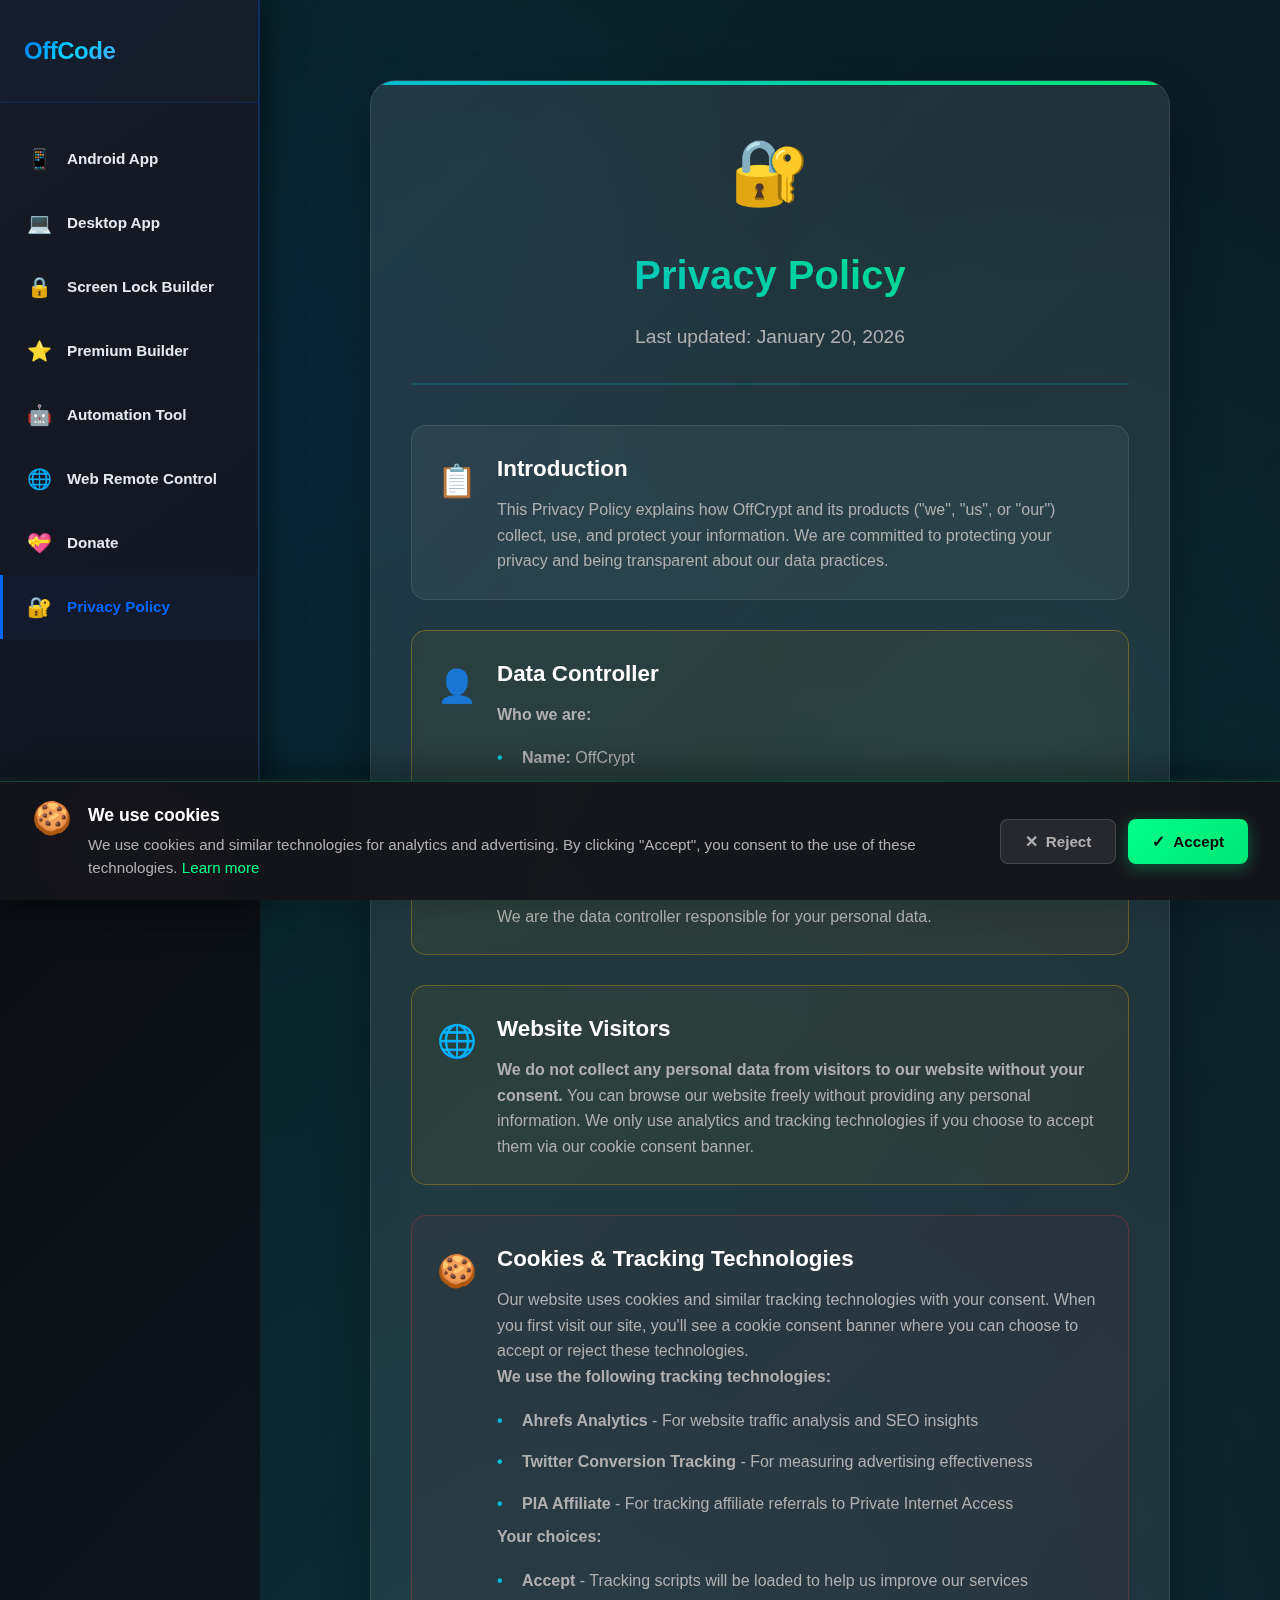
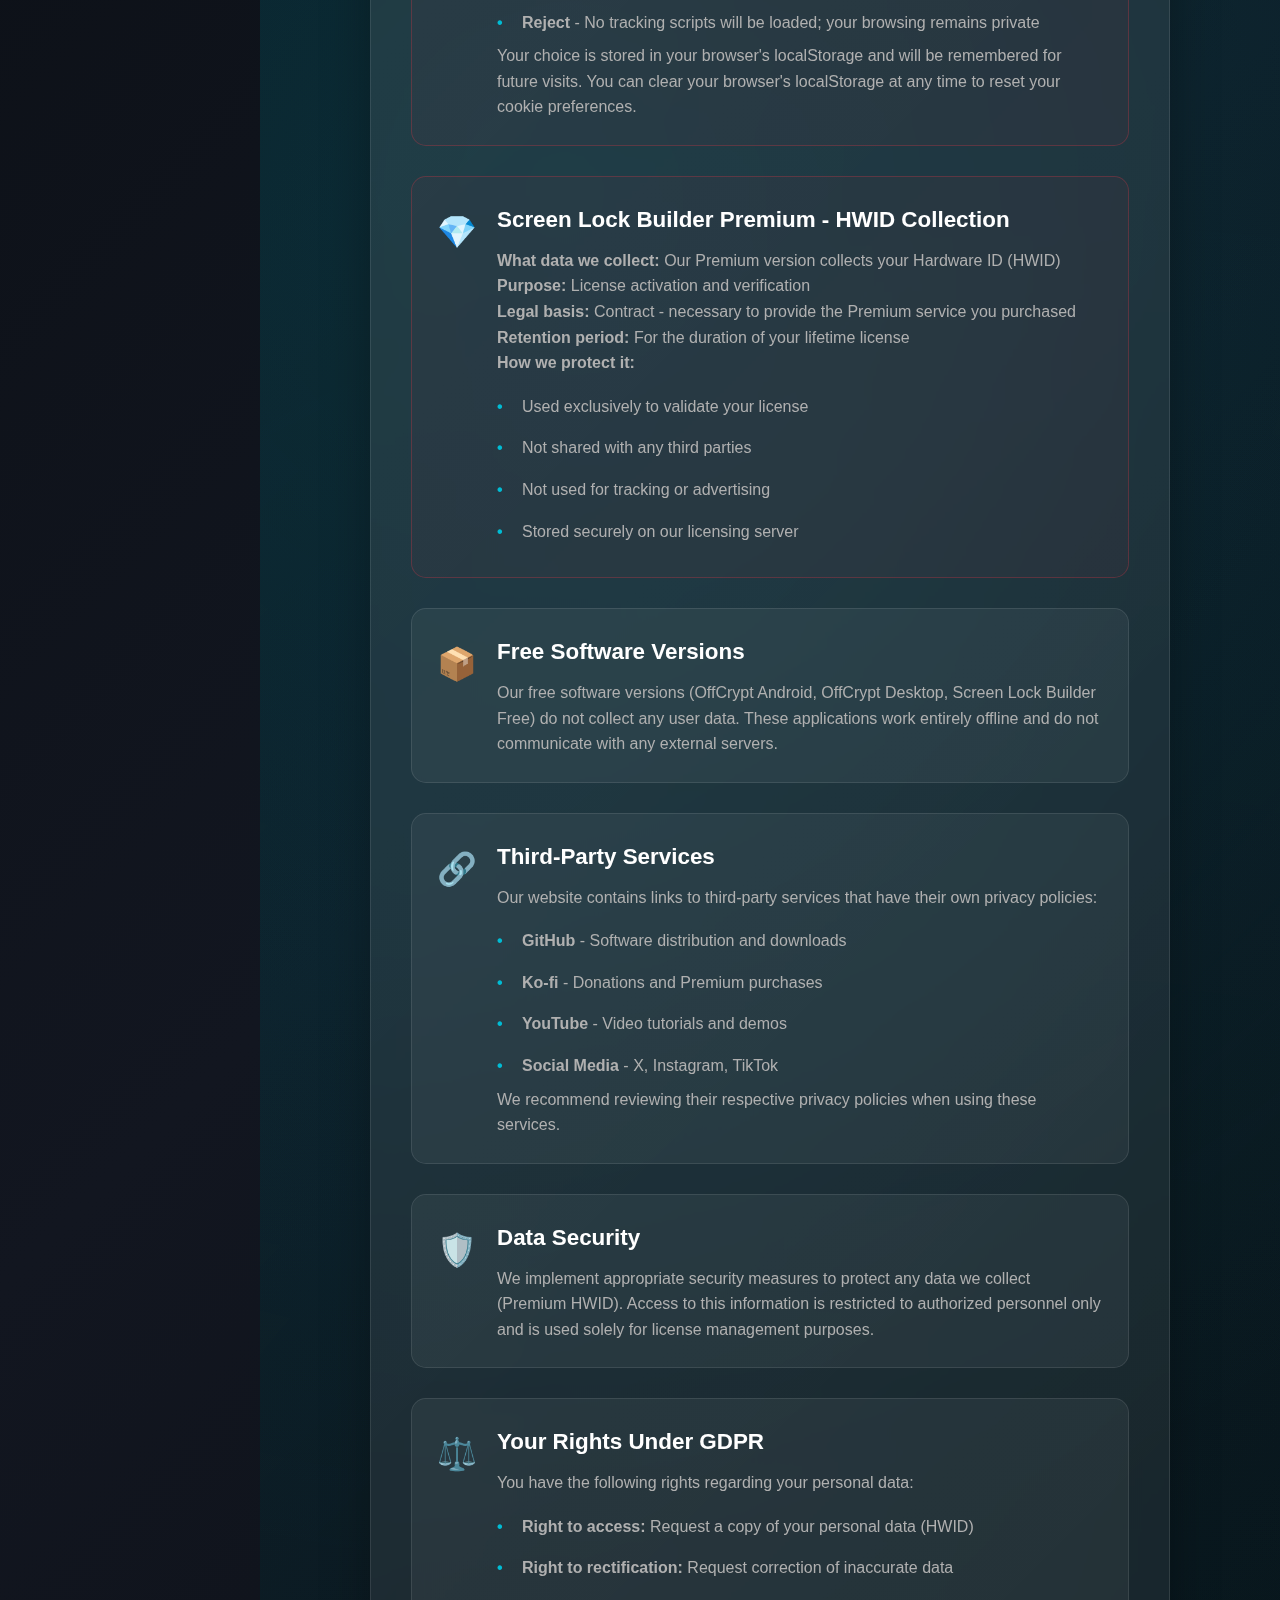
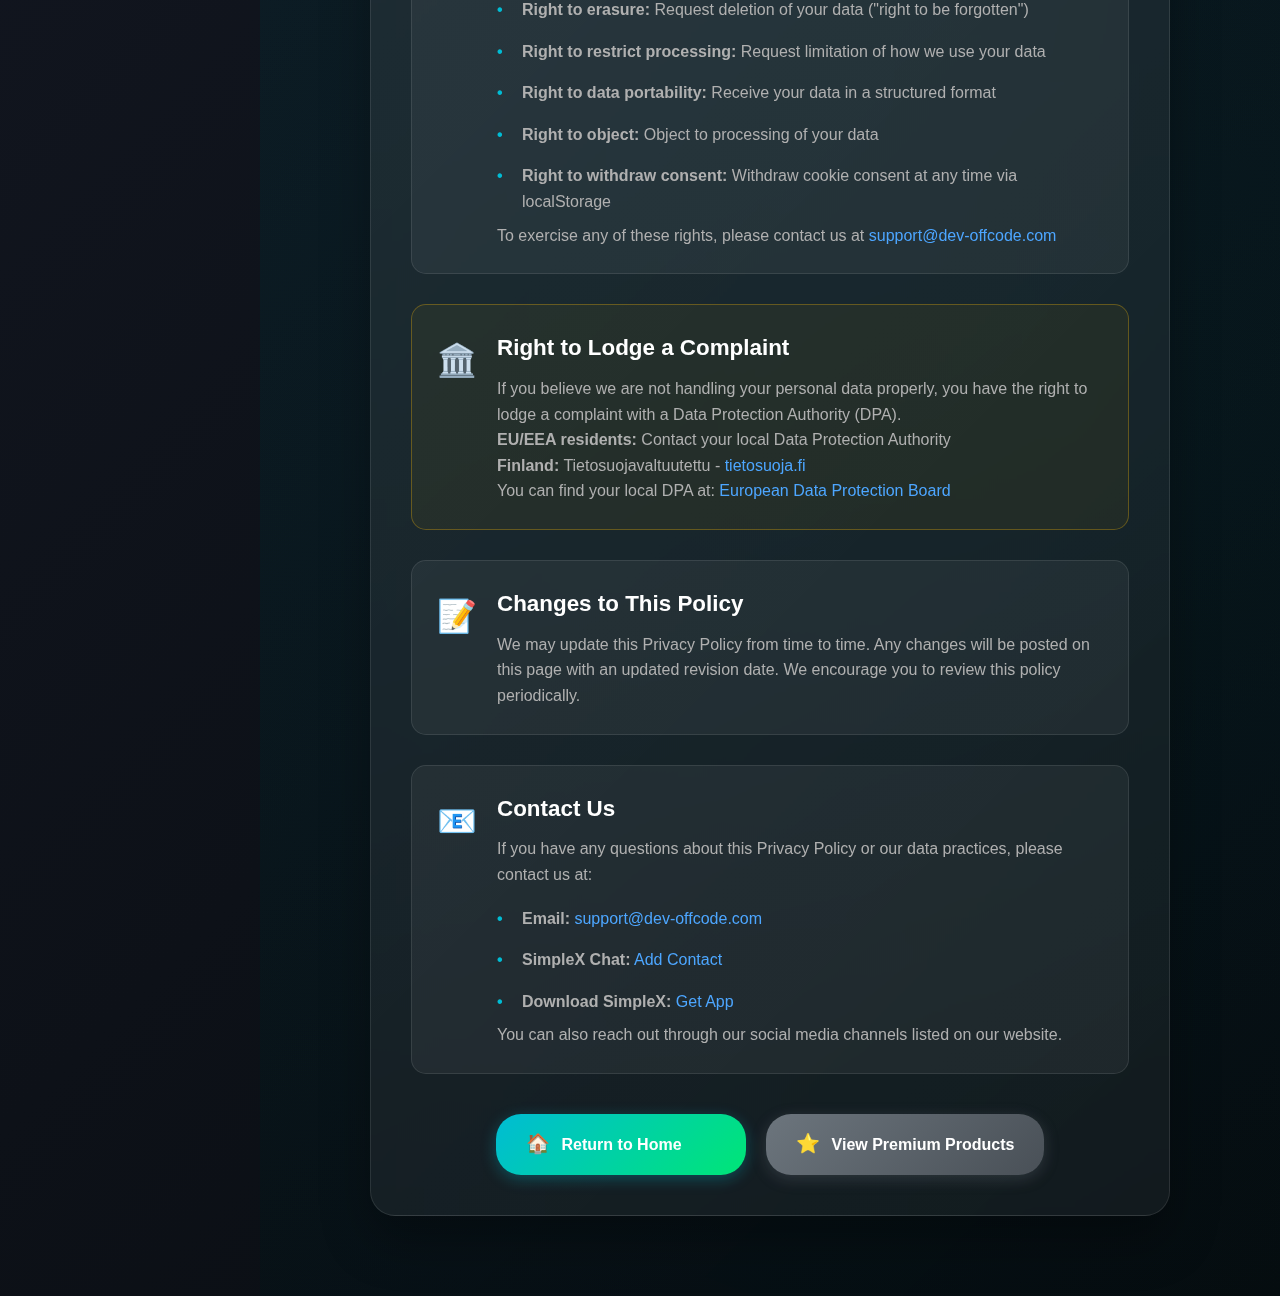
<file: PrivacyPolicy.html>
<!DOCTYPE html>
<html lang="en" itemscope itemtype="https://schema.org/WebPage">

<head>
    <meta charset="UTF-8">
    <meta name="viewport" content="width=device-width, initial-scale=1.0">

    <title>Privacy Policy - OffCrypt & Screen Lock Builder</title>
    <meta name="description"
        content="Privacy Policy for OffCrypt products. Learn about our data collection practices, including HWID collection for Premium license activation and our commitment to user privacy.">
    <meta name="author" content="OffCrypt">
    <meta name="last-modified" content="2026-01-20">
    <meta name="robots" content="index, follow">

    <!-- Security Headers -->
    <meta http-equiv="X-Content-Type-Options" content="nosniff">
    <meta http-equiv="X-Frame-Options" content="DENY">
    <meta http-equiv="X-XSS-Protection" content="1; mode=block">
    <meta http-equiv="Referrer-Policy" content="strict-origin-when-cross-origin">
    <meta http-equiv="Permissions-Policy" content="camera=(), microphone=(), geolocation=()">

    <link rel="icon" type="image/x-icon" href="/favicon.ico">
    <link rel="apple-touch-icon" sizes="180x180" href="/apple-touch-icon.png">
    <link rel="icon" type="image/png" sizes="32x32" href="/favicon-32x32.png">
    <link rel="icon" type="image/png" sizes="16x16" href="/favicon-16x16.png">

    <meta property="og:type" content="website">
    <meta property="og:locale" content="en_US">
    <meta property="og:url" content="https://www.dev-offcode.com/PrivacyPolicy.html">
    <meta property="og:title" content="Privacy Policy - OffCrypt & Screen Lock Builder">
    <meta property="og:description"
        content="Privacy Policy for OffCrypt products. Learn about our data collection practices and commitment to user privacy.">
    <meta property="og:image" content="https://www.dev-offcode.com/ScreenLock1.png">

    <meta property="twitter:card" content="summary_large_image">
    <meta property="twitter:site" content="@OffCryptAndroid">
    <meta property="twitter:creator" content="@OffCryptAndroid">
    <meta property="twitter:url" content="https://www.dev-offcode.com/PrivacyPolicy.html">
    <meta property="twitter:title" content="Privacy Policy - OffCrypt & Screen Lock Builder">
    <meta property="twitter:description"
        content="Privacy Policy for OffCrypt products. Learn about our data collection practices and commitment to user privacy.">
    <meta property="twitter:image" content="https://www.dev-offcode.com/ScreenLock1.png">

    <!-- Social Media Links -->
    <meta property="og:see_also" content="https://www.instagram.com/off.crypt86/">
    <meta property="og:see_also" content="https://www.youtube.com/@OffCrypt">
    <meta name="instagram:site" content="@off.crypt86">
    <meta name="youtube:channel" content="@OffCrypt">

    <link rel="canonical" href="https://www.dev-offcode.com/PrivacyPolicy.html">
    <link rel="alternate" hreflang="en" href="https://www.dev-offcode.com/PrivacyPolicy.html">
    <link rel="alternate" hreflang="x-default" href="https://www.dev-offcode.com/PrivacyPolicy.html">
    <link rel="manifest" href="/manifest.json">

    <!-- Preload critical resources -->
    <link rel="preload" href="styles.css" as="style">

    <!-- Core Web Vitals optimization -->
    <meta name="theme-color" content="#00ff88">
    <meta name="msapplication-TileColor" content="#00ff88">

    <!-- Structured Data Schema -->
    <script type="application/ld+json">
    {
        "@context": "https://schema.org",
        "@type": "WebPage",
        "name": "Privacy Policy - OffCrypt & Screen Lock Builder",
        "description": "Privacy Policy for OffCrypt products detailing data collection practices",
        "url": "https://www.dev-offcode.com/PrivacyPolicy.html",
        "inLanguage": "en",
        "isPartOf": {
            "@type": "WebSite",
            "name": "OffCrypt",
            "url": "https://www.dev-offcode.com/"
        },
        "author": {
            "@type": "Person",
            "name": "EmptyCode0x86"
        },
        "dateModified": "2026-01-20"
    }
    </script>

    <link rel="stylesheet" href="styles.css">
</head>

<body>
    <!-- Sidebar Navigation -->
    <aside class="sidebar">
        <div class="sidebar-header">
            <h1 class="sidebar-title">OffCode</h1>
        </div>

        <nav class="sidebar-nav">
            <ul class="sidebar-menu">
                <li class="menu-item">
                    <a href="index.html" class="menu-link">
                        <span class="menu-icon">📱</span>
                        <span class="menu-text">Android App</span>
                    </a>
                </li>
                <li class="menu-item">
                    <a href="OffCryptDesktop.html" class="menu-link">
                        <span class="menu-icon">💻</span>
                        <span class="menu-text">Desktop App</span>
                    </a>
                </li>
                <li class="menu-item">
                    <a href="ScreenLockBuilder.html" class="menu-link">
                        <span class="menu-icon">🔒</span>
                        <span class="menu-text">Screen Lock Builder</span>
                    </a>
                </li>
                <li class="menu-item">
                    <a href="ScreenLockBuilderPremium.html" class="menu-link">
                        <span class="menu-icon">⭐</span>
                        <span class="menu-text">Premium Builder</span>
                    </a>
                </li>
                <li class="menu-item">
                    <a href="AutomationTool.html" class="menu-link">
                        <span class="menu-icon">🤖</span>
                        <span class="menu-text">Automation Tool</span>
                    </a>
                </li>
                <li class="menu-item">
                    <a href="RemoteControl.html" class="menu-link">
                        <span class="menu-icon">🌐</span>
                        <span class="menu-text">Web Remote Control</span>
                    </a>
                </li>
                <li class="menu-item">
                    <a href="https://ko-fi.com/emptyc0de" class="menu-link" target="_blank" rel="noopener noreferrer">
                        <span class="menu-icon">💝</span>
                        <span class="menu-text">Donate</span>
                    </a>
                </li>
                <li class="menu-item">
                    <a href="PrivacyPolicy.html" class="menu-link active">
                        <span class="menu-icon">🔐</span>
                        <span class="menu-text">Privacy Policy</span>
                    </a>
                </li>
            </ul>
        </nav>

        <div class="sidebar-footer">
            <p class="footer-text">Social media</p>
            <div class="sidebar-social-divider"></div>
            <div class="sidebar-social">
                <a href="https://x.com/OffCryptAndroid" target="_blank" rel="noopener noreferrer"
                    aria-label="Follow OffCrypt on X">
                    <span class="sidebar-social-icon">🐦</span>
                    <span class="sidebar-social-label">X</span>
                </a>
                <a href="https://www.instagram.com/off.crypt86/" target="_blank" rel="noopener noreferrer"
                    aria-label="Follow OffCrypt on Instagram">
                    <span class="sidebar-social-icon">📸</span>
                    <span class="sidebar-social-label">Instagram</span>
                </a>
                <a href="https://www.tiktok.com/@offcrypt0" target="_blank" rel="noopener noreferrer"
                    aria-label="Follow OffCrypt on TikTok">
                    <span class="sidebar-social-icon">🎵</span>
                    <span class="sidebar-social-label">TikTok</span>
                </a>
                <a href="https://www.youtube.com/@OffCrypt" target="_blank" rel="noopener noreferrer"
                    aria-label="Follow OffCrypt on YouTube">
                    <span class="sidebar-social-icon">▶️</span>
                    <span class="sidebar-social-label">YouTube</span>
                </a>
            </div>
        </div>
    </aside>

    <!-- Mobile Menu Toggle -->
    <button class="mobile-menu-toggle" aria-label="Toggle Menu">
        <span class="hamburger"></span>
    </button>

    <!-- Main Content Wrapper -->
    <div class="main-wrapper">
        <main>
            <!-- Breadcrumb Navigation for SEO (hidden but accessible) -->
            <nav aria-label="Breadcrumb"
                style="position: absolute; left: -10000px; width: 1px; height: 1px; overflow: hidden;">
                <ol style="list-style: none; padding: 0; margin: 0; display: flex; gap: 0.5rem; font-size: 0.9rem;">
                    <li><a href="https://www.dev-offcode.com/">Home</a></li>
                    <li>›</li>
                    <li>Privacy Policy</li>
                </ol>
            </nav>

            <!-- Privacy Policy Section -->
            <section class="disclaimer-section">
                <div class="disclaimer-container">
                    <div class="disclaimer-card">
                        <div class="disclaimer-header">
                            <div class="warning-icon">🔐</div>
                            <h2>Privacy Policy</h2>
                            <p>Last updated: January 20, 2026</p>
                        </div>

                        <div class="disclaimer-content">
                            <div class="disclaimer-item">
                                <div class="item-icon">📋</div>
                                <div class="item-content">
                                    <h3>Introduction</h3>
                                    <p>This Privacy Policy explains how OffCrypt and its products ("we", "us", or "our")
                                        collect, use, and protect your information. We are committed to protecting your
                                        privacy and being transparent about our data practices.</p>
                                </div>
                            </div>

                            <div class="disclaimer-item important">
                                <div class="item-icon">👤</div>
                                <div class="item-content">
                                    <h3>Data Controller</h3>
                                    <p><strong>Who we are:</strong></p>
                                    <ul class="prohibited-list">
                                        <li><strong>Name:</strong> OffCrypt</li>
                                        <li><strong>Location:</strong> Finland</li>
                                        <li><strong>Email:</strong> <a
                                                href="mailto:support@dev-offcode.com">support@dev-offcode.com</a></li>
                                        <li><strong>Website:</strong> <a
                                                href="https://www.dev-offcode.com">www.dev-offcode.com</a></li>
                                    </ul>
                                    <p>We are the data controller responsible for your personal data.</p>
                                </div>
                            </div>

                            <div class="disclaimer-item important">
                                <div class="item-icon">🌐</div>
                                <div class="item-content">
                                    <h3>Website Visitors</h3>
                                    <p><strong>We do not collect any personal data from visitors to our
                                            website without your consent.</strong> You can browse our website freely
                                        without providing any
                                        personal information. We only use analytics and tracking technologies
                                        if you choose to accept them via our cookie consent banner.</p>
                                </div>
                            </div>

                            <div class="disclaimer-item warning">
                                <div class="item-icon">🍪</div>
                                <div class="item-content">
                                    <h3>Cookies & Tracking Technologies</h3>
                                    <p>Our website uses cookies and similar tracking technologies with your consent.
                                        When you first visit our site, you'll see a cookie consent banner where you can
                                        choose to accept or reject these technologies.</p>
                                    <p><strong>We use the following tracking technologies:</strong></p>
                                    <ul class="prohibited-list">
                                        <li><strong>Ahrefs Analytics</strong> - For website traffic analysis and SEO
                                            insights</li>
                                        <li><strong>Twitter Conversion Tracking</strong> - For measuring advertising
                                            effectiveness</li>
                                        <li><strong>PIA Affiliate</strong> - For tracking affiliate referrals to Private
                                            Internet Access</li>
                                    </ul>
                                    <p><strong>Your choices:</strong></p>
                                    <ul class="prohibited-list">
                                        <li><strong>Accept</strong> - Tracking scripts will be loaded to help us improve
                                            our services</li>
                                        <li><strong>Reject</strong> - No tracking scripts will be loaded; your browsing
                                            remains private</li>
                                    </ul>
                                    <p>Your choice is stored in your browser's localStorage and will be remembered for
                                        future visits.
                                        You can clear your browser's localStorage at any time to reset your cookie
                                        preferences.</p>
                                </div>
                            </div>

                            <div class="disclaimer-item warning">
                                <div class="item-icon">💎</div>
                                <div class="item-content">
                                    <h3>Screen Lock Builder Premium - HWID Collection</h3>
                                    <p><strong>What data we collect:</strong> Our Premium version collects your Hardware
                                        ID (HWID)</p>
                                    <p><strong>Purpose:</strong> License activation and verification</p>
                                    <p><strong>Legal basis:</strong> Contract - necessary to provide the Premium service
                                        you purchased</p>
                                    <p><strong>Retention period:</strong> For the duration of your lifetime license</p>
                                    <p><strong>How we protect it:</strong></p>
                                    <ul class="prohibited-list">
                                        <li>Used exclusively to validate your license</li>
                                        <li>Not shared with any third parties</li>
                                        <li>Not used for tracking or advertising</li>
                                        <li>Stored securely on our licensing server</li>
                                    </ul>
                                </div>
                            </div>

                            <div class="disclaimer-item">
                                <div class="item-icon">📦</div>
                                <div class="item-content">
                                    <h3>Free Software Versions</h3>
                                    <p>Our free software versions (OffCrypt Android, OffCrypt Desktop, Screen Lock
                                        Builder Free) do not collect any user data. These applications work entirely
                                        offline and do not communicate with any external servers.</p>
                                </div>
                            </div>

                            <div class="disclaimer-item">
                                <div class="item-icon">🔗</div>
                                <div class="item-content">
                                    <h3>Third-Party Services</h3>
                                    <p>Our website contains links to third-party services that have their own privacy
                                        policies:</p>
                                    <ul class="prohibited-list">
                                        <li><strong>GitHub</strong> - Software distribution and downloads</li>
                                        <li><strong>Ko-fi</strong> - Donations and Premium purchases</li>
                                        <li><strong>YouTube</strong> - Video tutorials and demos</li>
                                        <li><strong>Social Media</strong> - X, Instagram, TikTok</li>
                                    </ul>
                                    <p>We recommend reviewing their respective privacy policies when using these
                                        services.</p>
                                </div>
                            </div>

                            <div class="disclaimer-item">
                                <div class="item-icon">🛡️</div>
                                <div class="item-content">
                                    <h3>Data Security</h3>
                                    <p>We implement appropriate security measures to protect any data we collect
                                        (Premium HWID). Access to this information is restricted to authorized personnel
                                        only and is used solely for license management purposes.</p>
                                </div>
                            </div>

                            <div class="disclaimer-item">
                                <div class="item-icon">⚖️</div>
                                <div class="item-content">
                                    <h3>Your Rights Under GDPR</h3>
                                    <p>You have the following rights regarding your personal data:</p>
                                    <ul class="prohibited-list">
                                        <li><strong>Right to access:</strong> Request a copy of your personal data
                                            (HWID)</li>
                                        <li><strong>Right to rectification:</strong> Request correction of inaccurate
                                            data</li>
                                        <li><strong>Right to erasure:</strong> Request deletion of your data ("right to
                                            be forgotten")</li>
                                        <li><strong>Right to restrict processing:</strong> Request limitation of how we
                                            use your data</li>
                                        <li><strong>Right to data portability:</strong> Receive your data in a
                                            structured format</li>
                                        <li><strong>Right to object:</strong> Object to processing of your data</li>
                                        <li><strong>Right to withdraw consent:</strong> Withdraw cookie consent at any
                                            time via localStorage</li>
                                    </ul>
                                    <p>To exercise any of these rights, please contact us at <a
                                            href="mailto:support@dev-offcode.com">support@dev-offcode.com</a></p>
                                </div>
                            </div>

                            <div class="disclaimer-item important">
                                <div class="item-icon">🏛️</div>
                                <div class="item-content">
                                    <h3>Right to Lodge a Complaint</h3>
                                    <p>If you believe we are not handling your personal data properly, you have the
                                        right to lodge a complaint with a Data Protection Authority (DPA).</p>
                                    <p><strong>EU/EEA residents:</strong> Contact your local Data Protection Authority
                                    </p>
                                    <p><strong>Finland:</strong> Tietosuojavaltuutettu - <a href="https://tietosuoja.fi"
                                            target="_blank" rel="noopener noreferrer">tietosuoja.fi</a></p>
                                    <p>You can find your local DPA at: <a
                                            href="https://edpb.europa.eu/about-edpb/board/members_en" target="_blank"
                                            rel="noopener noreferrer">European Data Protection Board</a></p>
                                </div>
                            </div>

                            <div class="disclaimer-item">
                                <div class="item-icon">📝</div>
                                <div class="item-content">
                                    <h3>Changes to This Policy</h3>
                                    <p>We may update this Privacy Policy from time to time. Any changes will be posted
                                        on this page with an updated revision date. We encourage you to review this
                                        policy periodically.</p>
                                </div>
                            </div>

                            <div class="disclaimer-item">
                                <div class="item-icon">📧</div>
                                <div class="item-content">
                                    <h3>Contact Us</h3>
                                    <p>If you have any questions about this Privacy Policy or our data practices, please
                                        contact us at:</p>
                                    <ul class="prohibited-list">
                                        <li><strong>Email:</strong> <a
                                                href="mailto:support@dev-offcode.com">support@dev-offcode.com</a></li>
                                        <li><strong>SimpleX Chat:</strong> <a
                                                href="https://smp8.simplex.im/a#V_n6HPxP_bRia3exxV-cuW_k-aNYaL5ZiUV72SzDbEs"
                                                target="_blank" rel="noopener noreferrer">Add Contact</a></li>
                                        <li><strong>Download SimpleX:</strong> <a href="https://simplex.chat/downloads/"
                                                target="_blank" rel="noopener noreferrer">Get App</a></li>
                                    </ul>
                                    <p>You can also reach out through our social media channels listed on our website.
                                    </p>
                                </div>
                            </div>
                        </div>

                        <div class="disclaimer-actions">
                            <a href="index.html" class="disclaimer-btn accept-btn">
                                <span class="btn-icon">🏠</span>
                                <span class="btn-text">Return to Home</span>
                            </a>

                            <a href="ScreenLockBuilderPremium.html" class="disclaimer-btn decline-btn">
                                <span class="btn-icon">⭐</span>
                                <span class="btn-text">View Premium Products</span>
                            </a>
                        </div>
                    </div>
                </div>
            </section>
        </main>
    </div>

    <script src="script.js" defer></script>

    <!-- Cookie Consent Banner -->
    <link rel="stylesheet" href="cookie-consent.css">
    <script src="cookie-consent.js" defer></script>
</body>

</html>
</file>
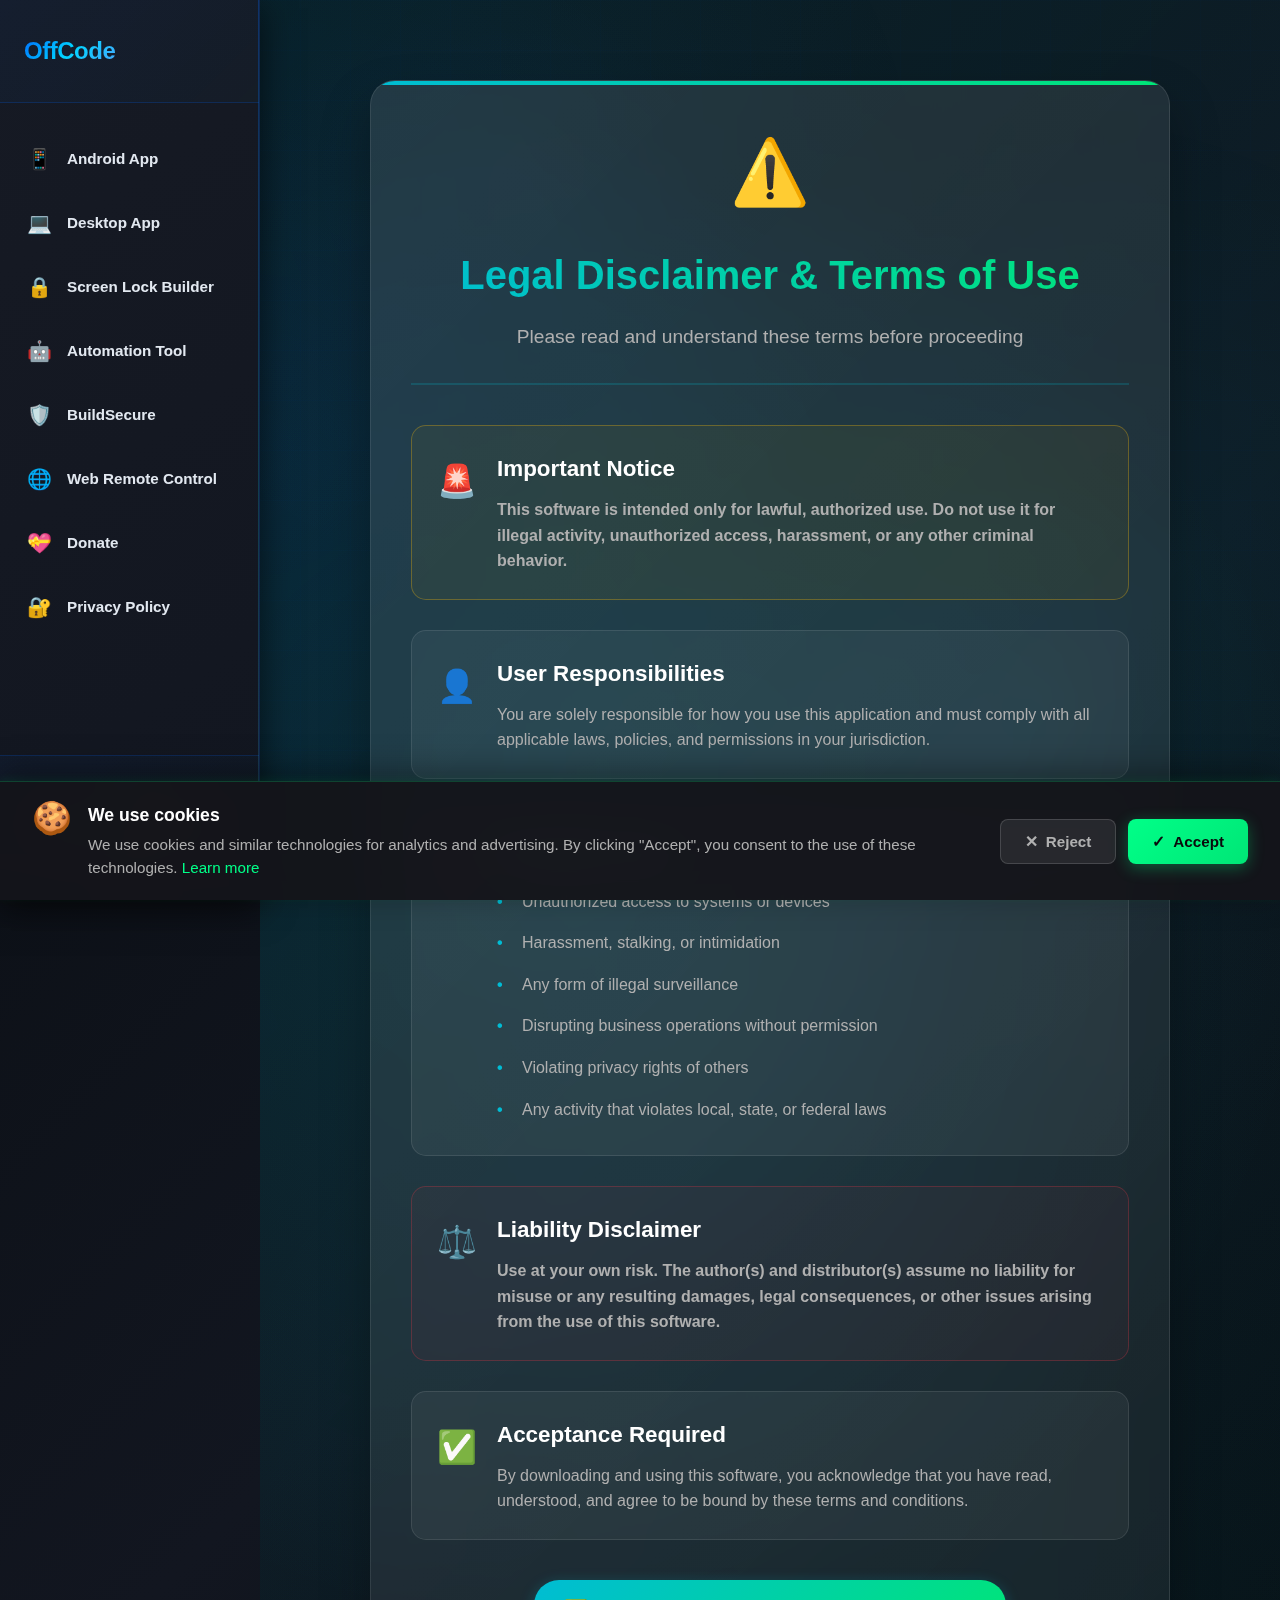
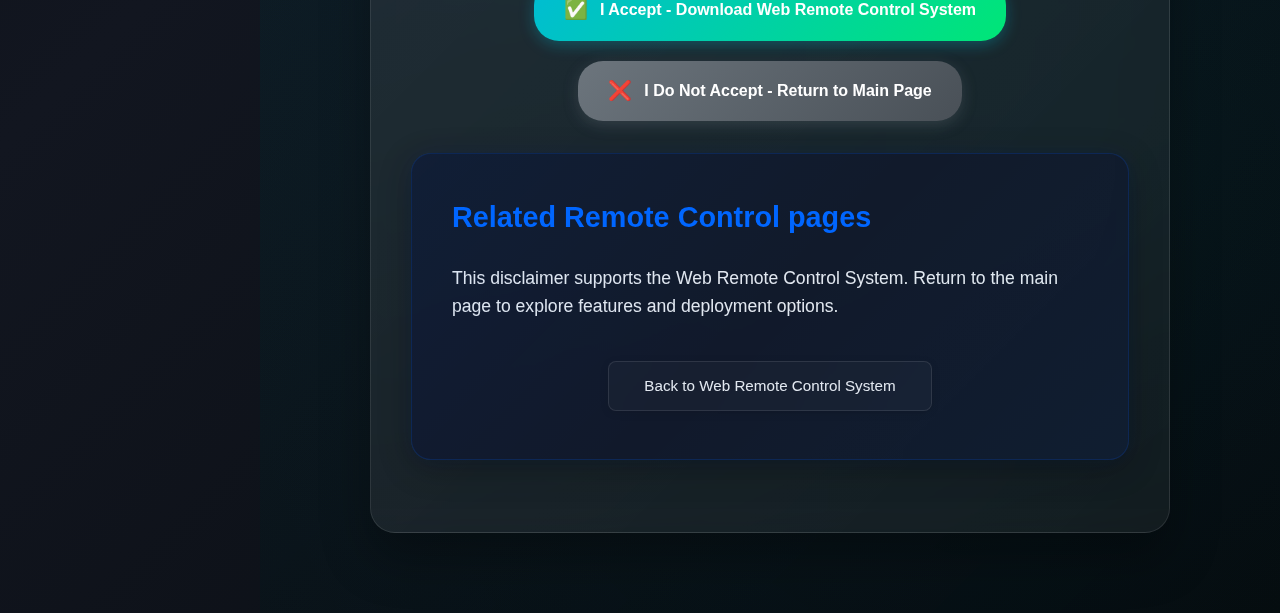
<file: RemoteDisclaimer.html>
<!DOCTYPE html>
<html lang="en" itemscope itemtype="https://schema.org/WebPage">

<head>
    <meta charset="UTF-8">
    <meta name="viewport" content="width=device-width, initial-scale=1.0">

    <title>Legal Disclaimer - Web Remote Control System Terms of Use</title>
    <meta name="description"
        content="Legal disclaimer and terms of use for Web Remote Control System. Important information about authorized use, liability, and user responsibilities.">
    <meta name="author" content="OffCrypt">
    <meta name="last-modified" content="2025-11-06">
    <meta name="robots" content="noindex, follow">

    <!-- Security Headers -->


    <link rel="icon" type="image/x-icon" href="/favicon.ico">
    <link rel="apple-touch-icon" sizes="180x180" href="/apple-touch-icon.png">
    <link rel="icon" type="image/png" sizes="32x32" href="/favicon-32x32.png">
    <link rel="icon" type="image/png" sizes="16x16" href="/favicon-16x16.png">

    <meta property="og:type" content="website">
    <meta property="og:locale" content="en_US">
    <meta property="og:url" content="https://www.dev-offcode.com/RemoteDisclaimer.html">
    <meta property="og:title" content="Legal Disclaimer - Web Remote Control System Terms of Use">
    <meta property="og:description"
        content="Legal disclaimer and terms of use for Web Remote Control System. Important information about authorized use and user responsibilities.">
    <meta property="og:image" content="https://www.dev-offcode.com/RemoteControl1.png">

    <meta name="twitter:card" content="summary_large_image">
    <meta name="twitter:site" content="@OffCryptAndroid">
    <meta name="twitter:creator" content="@OffCryptAndroid">
    <meta name="twitter:url" content="https://www.dev-offcode.com/RemoteDisclaimer.html">
    <meta name="twitter:title" content="Legal Disclaimer - Web Remote Control System Terms of Use">
    <meta name="twitter:description"
        content="Legal disclaimer and terms of use for Web Remote Control System. Important information about authorized use and user responsibilities.">
    <meta name="twitter:image" content="https://www.dev-offcode.com/RemoteControl1.png">

    <!-- Social Media Links -->
    <meta property="og:see_also" content="https://www.instagram.com/off.crypt86/">
    <meta property="og:see_also" content="https://www.youtube.com/@OffCrypt">
    <meta name="instagram:site" content="@off.crypt86">
    <meta name="youtube:channel" content="@OffCrypt">

    <link rel="canonical" href="https://www.dev-offcode.com/RemoteDisclaimer.html">
    <link rel="alternate" hreflang="en" href="https://www.dev-offcode.com/RemoteDisclaimer.html">
    <link rel="alternate" hreflang="x-default" href="https://www.dev-offcode.com/RemoteDisclaimer.html">
    <link rel="manifest" href="/manifest.json">

    <!-- Preload critical resources -->
    <link rel="preload" href="styles.css" as="style">

    <!-- Core Web Vitals optimization -->
    <meta name="theme-color" content="#00ff88">
    <meta name="msapplication-TileColor" content="#00ff88">

    <!-- Structured Data Schema -->
    <script type="application/ld+json">
    {
        "@context": "https://schema.org",
        "@type": "WebPage",
        "name": "Legal Disclaimer - Web Remote Control System",
        "description": "Legal disclaimer and terms of use for Web Remote Control System software",
        "url": "https://www.dev-offcode.com/RemoteDisclaimer.html",
        "inLanguage": "en",
        "isPartOf": {
            "@type": "WebSite",
            "name": "OffCrypt",
            "url": "https://www.dev-offcode.com/"
        },
        "about": {
            "@type": "SoftwareApplication",
            "name": "Web Remote Control System"
        },
        "author": {
            "@type": "Person",
            "name": "EmptyCode0x86",
            "sameAs": [
                "https://twitter.com/OffCryptAndroid",
                "https://www.instagram.com/off.crypt86/",
                "https://www.youtube.com/@OffCrypt",
                "https://github.com/emptycode0x86",
                "https://bsky.app/profile/off-crypt86.bsky.social",
                "https://www.linkedin.com/in/off-crypt-b94175382/"
            ]
        }
    }
    </script>

    <link rel="stylesheet" href="styles.css">
</head>

<body>
    <!-- Sidebar Navigation -->
    <aside class="sidebar">
        <div class="sidebar-header">
            <h1 class="sidebar-title">OffCode</h1>
        </div>

        <nav class="sidebar-nav">
            <ul class="sidebar-menu">
                <li class="menu-item">
                    <a href="index.html" class="menu-link">
                        <span class="menu-icon">📱</span>
                        <span class="menu-text">Android App</span>
                    </a>
                </li>
                <li class="menu-item">
                    <a href="OffCryptDesktop.html" class="menu-link">
                        <span class="menu-icon">💻</span>
                        <span class="menu-text">Desktop App</span>
                    </a>
                </li>
                <li class="menu-item">
                    <a href="RemoteControl.html" class="menu-link">
                        <span class="menu-icon">🔒</span>
                        <span class="menu-text">Screen Lock Builder</span>
                    </a>
                </li>
                <li class="menu-item">
                    
                </li>
                <li class="menu-item">
                    <a href="AutomationTool.html" class="menu-link">
                        <span class="menu-icon">🤖</span>
                        <span class="menu-text">Automation Tool</span>
                    </a>
                </li>
                <li class="menu-item">
                    <a href="BuildSecure.html" class="menu-link">
                        <span class="menu-icon">🛡️</span>
                        <span class="menu-text">BuildSecure</span>
                    </a>
                </li>
                <li class="menu-item">
                    <a href="RemoteControl.html" class="menu-link">
                        <span class="menu-icon">🌐</span>
                        <span class="menu-text">Web Remote Control</span>
                    </a>
                </li>
                <li class="menu-item">
                    <a href="https://ko-fi.com/emptyc0de" class="menu-link" target="_blank" rel="noopener noreferrer">
                        <span class="menu-icon">💝</span>
                        <span class="menu-text">Donate</span>
                    </a>
                </li>
                <li class="menu-item">
                    <a href="PrivacyPolicy.html" class="menu-link">
                        <span class="menu-icon">🔐</span>
                        <span class="menu-text">Privacy Policy</span>
                    </a>
                </li>
            </ul>
        </nav>

        <div class="sidebar-footer">
            <p class="footer-text">Social media</p>
            <div class="sidebar-social-divider"></div>
            <div class="sidebar-social">
                <a href="https://x.com/OffCryptAndroid" target="_blank" rel="noopener noreferrer"
                    aria-label="Follow OffCrypt on X">
                    <span class="sidebar-social-icon">🐦</span>
                    <span class="sidebar-social-label">X</span>
                </a>
                <a href="https://www.instagram.com/off.crypt86/" target="_blank" rel="noopener noreferrer"
                    aria-label="Follow OffCrypt on Instagram">
                    <span class="sidebar-social-icon">📸</span>
                    <span class="sidebar-social-label">Instagram</span>
                </a>
                <a href="https://www.tiktok.com/@offcrypt0" target="_blank" rel="noopener noreferrer"
                    aria-label="Follow OffCrypt on TikTok">
                    <span class="sidebar-social-icon">🎵</span>
                    <span class="sidebar-social-label">TikTok</span>
                </a>
                <a href="https://www.youtube.com/@OffCrypt" target="_blank" rel="noopener noreferrer"
                    aria-label="Follow OffCrypt on YouTube">
                    <span class="sidebar-social-icon">▶️</span>
                    <span class="sidebar-social-label">YouTube</span>
                </a>
                <a href="https://bsky.app/profile/off-crypt86.bsky.social" target="_blank" rel="noopener noreferrer"
                    aria-label="Follow OffCrypt on Bluesky">
                    <span class="sidebar-social-icon">🦋</span>
                    <span class="sidebar-social-label">Bluesky</span>
                </a>
                <a href="https://www.linkedin.com/in/off-crypt-b94175382/" target="_blank" rel="noopener noreferrer"
                    aria-label="Follow OffCrypt on LinkedIn">
                    <span class="sidebar-social-icon">💼</span>
                    <span class="sidebar-social-label">LinkedIn</span>
                </a>
            </div>
        </div>
    </aside>

    <!-- Mobile Menu Toggle -->
    <button class="mobile-menu-toggle" aria-label="Toggle Menu">
        <span class="hamburger"></span>
    </button>

    <!-- Main Content Wrapper -->
    <div class="main-wrapper">
        <main>
            <!-- Breadcrumb Navigation for SEO (hidden but accessible) -->
            <nav aria-label="Breadcrumb"
                style="position: absolute; left: -10000px; width: 1px; height: 1px; overflow: hidden;">
                <ol style="list-style: none; padding: 0; margin: 0; display: flex; gap: 0.5rem; font-size: 0.9rem;">
                    <li><a href="https://www.dev-offcode.com/">Home</a></li>
                    <li>›</li>
                    <li>Legal Disclaimer</li>
                </ol>
            </nav>

            <!-- Modern Disclaimer Section -->
            <section class="disclaimer-section">
                <div class="disclaimer-container">
                    <div class="disclaimer-card">
                        <div class="disclaimer-header">
                            <div class="warning-icon">⚠️</div>
                            <h2>Legal Disclaimer & Terms of Use</h2>
                            <p>Please read and understand these terms before proceeding</p>
                        </div>

                        <div class="disclaimer-content">
                            <div class="disclaimer-item important">
                                <div class="item-icon">🚨</div>
                                <div class="item-content">
                                    <h3>Important Notice</h3>
                                    <p><strong>This software is intended only for lawful, authorized use. Do not use it
                                            for illegal activity, unauthorized access, harassment, or any other criminal
                                            behavior.</strong></p>
                                </div>
                            </div>

                            <div class="disclaimer-item">
                                <div class="item-icon">👤</div>
                                <div class="item-content">
                                    <h3>User Responsibilities</h3>
                                    <p>You are solely responsible for how you use this application and must comply with
                                        all applicable laws, policies, and permissions in your jurisdiction.</p>
                                </div>
                            </div>

                            <div class="disclaimer-item">
                                <div class="item-icon">🚫</div>
                                <div class="item-content">
                                    <h3>Prohibited Uses</h3>
                                    <ul class="prohibited-list">
                                        <li>Unauthorized access to systems or devices</li>
                                        <li>Harassment, stalking, or intimidation</li>
                                        <li>Any form of illegal surveillance</li>
                                        <li>Disrupting business operations without permission</li>
                                        <li>Violating privacy rights of others</li>
                                        <li>Any activity that violates local, state, or federal laws</li>
                                    </ul>
                                </div>
                            </div>

                            <div class="disclaimer-item warning">
                                <div class="item-icon">⚖️</div>
                                <div class="item-content">
                                    <h3>Liability Disclaimer</h3>
                                    <p><strong>Use at your own risk. The author(s) and distributor(s) assume no
                                            liability for misuse or any resulting damages, legal consequences, or other
                                            issues arising from the use of this software.</strong></p>
                                </div>
                            </div>

                            <div class="disclaimer-item">
                                <div class="item-icon">✅</div>
                                <div class="item-content">
                                    <h3>Acceptance Required</h3>
                                    <p>By downloading and using this software, you acknowledge that you have read,
                                        understood, and agree to be bound by these terms and conditions.</p>
                                </div>
                            </div>
                        </div>

                        <div class="disclaimer-actions">
                            <a href="https://github.com/EmptyCode0x86/Web-Remote-Control-System/releases/tag/RemoteControl"
                                class="disclaimer-btn accept-btn" target="_blank" rel="noopener noreferrer">
                                <span class="btn-icon">✅</span>
                                <span class="btn-text">I Accept - Download Web Remote Control System</span>
                            </a>

                            <a href="RemoteControl.html" class="disclaimer-btn decline-btn">
                                <span class="btn-icon">❌</span>
                                <span class="btn-text">I Do Not Accept - Return to Main Page</span>
                            </a>
                        </div>

                        <div class="purchase-instructions-box" style="margin-top: 2rem;">
                            <h3 class="instructions-title">Related Remote Control pages</h3>
                            <p class="instructions-intro">This disclaimer supports the Web Remote Control System. Return to the main page to explore features and deployment options.</p>
                            <div
                                style="display: flex; flex-wrap: wrap; gap: 1rem; justify-content: center; margin-top: 1.5rem;">
                                <a href="RemoteControl.html" class="button secondary-download">Back to Web Remote Control System</a>
                                
                                
                            </div>
                        </div>
                    </div>
                </div>
            </section>
        </main>
    </div>

    <script src="script.js" defer></script>

    <!-- Cookie Consent Banner -->
    <link rel="stylesheet" href="cookie-consent.css">
    <script src="cookie-consent.js" defer></script>
</body>

</html>
</file>
<file: cookie-consent.css>
/**
 * Cookie Consent Banner Styles
 * Matches OffCrypt dark theme with glassmorphism
 */

/* Cookie Banner Container */
.cookie-banner {
    position: fixed;
    bottom: 0;
    left: 0;
    right: 0;
    z-index: 10000;
    padding: 0;
    transform: translateY(100%);
    opacity: 0;
    transition: transform 0.3s cubic-bezier(0.4, 0, 0.2, 1), 
                opacity 0.3s ease;
}

.cookie-banner-visible {
    transform: translateY(0);
    opacity: 1;
}

.cookie-banner-hiding {
    transform: translateY(100%);
    opacity: 0;
}

/* Banner Content */
.cookie-banner-content {
    display: flex;
    align-items: center;
    justify-content: space-between;
    gap: 24px;
    max-width: 1400px;
    margin: 0 auto;
    padding: 20px 32px;
    background: rgba(20, 20, 25, 0.95);
    backdrop-filter: blur(20px);
    -webkit-backdrop-filter: blur(20px);
    border-top: 1px solid rgba(0, 255, 136, 0.2);
    box-shadow: 0 -8px 32px rgba(0, 0, 0, 0.4),
                0 -2px 8px rgba(0, 255, 136, 0.1);
}

/* Text Section */
.cookie-banner-text {
    display: flex;
    align-items: flex-start;
    gap: 16px;
    flex: 1;
}

.cookie-icon {
    font-size: 2rem;
    line-height: 1;
    flex-shrink: 0;
}

.cookie-message {
    color: #e0e0e0;
    font-size: 0.95rem;
    line-height: 1.5;
}

.cookie-message strong {
    display: block;
    color: #ffffff;
    font-size: 1.1rem;
    margin-bottom: 6px;
    font-weight: 600;
}

.cookie-message p {
    margin: 0;
    color: #b0b0b0;
}

.cookie-link {
    color: #00ff88;
    text-decoration: none;
    font-weight: 500;
    transition: color 0.2s ease;
}

.cookie-link:hover {
    color: #00e676;
    text-decoration: underline;
}

/* Buttons Section */
.cookie-banner-buttons {
    display: flex;
    gap: 12px;
    flex-shrink: 0;
}

.cookie-btn {
    display: flex;
    align-items: center;
    gap: 8px;
    padding: 12px 24px;
    border: none;
    border-radius: 8px;
    font-size: 0.95rem;
    font-weight: 600;
    cursor: pointer;
    transition: all 0.2s cubic-bezier(0.4, 0, 0.2, 1);
    font-family: inherit;
}

.cookie-btn .btn-icon {
    font-size: 1rem;
}

/* Reject Button */
.cookie-btn-reject {
    background: rgba(255, 255, 255, 0.08);
    color: #b0b0b0;
    border: 1px solid rgba(255, 255, 255, 0.15);
}

.cookie-btn-reject:hover {
    background: rgba(255, 255, 255, 0.12);
    color: #ffffff;
    border-color: rgba(255, 255, 255, 0.25);
    transform: translateY(-1px);
}

.cookie-btn-reject:active {
    transform: translateY(0);
}

/* Accept Button */
.cookie-btn-accept {
    background: linear-gradient(135deg, #00ff88 0%, #00e676 100%);
    color: #0a0a0c;
    border: none;
    box-shadow: 0 4px 16px rgba(0, 255, 136, 0.3);
}

.cookie-btn-accept:hover {
    background: linear-gradient(135deg, #00e676 0%, #00cc66 100%);
    transform: translateY(-2px);
    box-shadow: 0 6px 24px rgba(0, 255, 136, 0.4);
}

.cookie-btn-accept:active {
    transform: translateY(0);
    box-shadow: 0 2px 8px rgba(0, 255, 136, 0.3);
}

/* Mobile Responsive */
@media (max-width: 768px) {
    .cookie-banner-content {
        flex-direction: column;
        align-items: stretch;
        padding: 20px;
        gap: 16px;
    }

    .cookie-banner-text {
        flex-direction: column;
        align-items: center;
        text-align: center;
        gap: 12px;
    }

    .cookie-icon {
        font-size: 2.5rem;
    }

    .cookie-message strong {
        font-size: 1rem;
    }

    .cookie-message p {
        font-size: 0.9rem;
    }

    .cookie-banner-buttons {
        justify-content: center;
        width: 100%;
    }

    .cookie-btn {
        flex: 1;
        justify-content: center;
        padding: 14px 20px;
    }
}

@media (max-width: 480px) {
    .cookie-banner-content {
        padding: 16px;
    }

    .cookie-banner-buttons {
        flex-direction: column;
    }

    .cookie-btn {
        width: 100%;
    }
}

/* Respect reduced motion preference */
@media (prefers-reduced-motion: reduce) {
    .cookie-banner {
        transition: none;
    }

    .cookie-btn {
        transition: none;
    }
}
</file>
<file: styles.css>
/* Modern CSS Reset and Base Styles */
* {
    margin: 0;
    padding: 0;
    box-sizing: border-box;
}

html {
    scroll-behavior: smooth;
    /* Prevent zoom on iOS and Android */
    touch-action: manipulation;
    -ms-touch-action: manipulation;
}

/* Remove extra gap for donate sections */
#donate {
    margin-bottom: 0 !important;
}

:root {
    /* Modern Dark Color Palette - Balanced with Blue Features */
    --primary-bg: #080c10;
    --secondary-bg: #121620;
    --tertiary-bg: #161a24;
    --quaternary-bg: #1c2028;
    --accent-primary: #0066ff;
    --accent-secondary: #00d4ff;
    --accent-tertiary: #4da6ff;
    --accent-quaternary: #80bfff;
    --text-primary: #ffffff;
    --text-secondary: #e2e8f0;
    --text-muted: #94a3b8;
    --border-primary: rgba(0, 102, 255, 0.2);
    --border-secondary: rgba(0, 212, 255, 0.15);
    --border-tertiary: rgba(77, 166, 255, 0.15);
    --glass-bg: rgba(255, 255, 255, 0.03);
    --glass-border: rgba(255, 255, 255, 0.08);
    --shadow-primary: 0 8px 32px rgba(0, 0, 0, 0.6);
    --shadow-subtle: 0 4px 16px rgba(0, 0, 0, 0.4);
    --shadow-glow: 0 0 20px rgba(0, 102, 255, 0.15);
    --shadow-glow-blue: 0 0 20px rgba(0, 212, 255, 0.15);
    --shadow-glow-cyan: 0 0 20px rgba(77, 166, 255, 0.15);
    --gradient-primary: linear-gradient(135deg, #0066ff 0%, #00d4ff 50%, #4da6ff 100%);
    --gradient-secondary: linear-gradient(135deg, #161a24 0%, #121620 100%);
    --gradient-glass: linear-gradient(135deg, rgba(0, 102, 255, 0.05) 0%, rgba(0, 212, 255, 0.02) 100%);
    --gradient-card: linear-gradient(145deg, #161a24 0%, #121620 100%);
    --gradient-border: linear-gradient(135deg, rgba(0, 102, 255, 0.3) 0%, rgba(0, 212, 255, 0.2) 50%, rgba(77, 166, 255, 0.2) 100%);
}

body {
    font-family: 'Inter', -apple-system, BlinkMacSystemFont, 'Segoe UI', Roboto, sans-serif;
    background: linear-gradient(135deg, #080c10 0%, #121620 50%, #080c10 100%);
    color: var(--text-primary);
    overflow-x: hidden;
    min-height: 100vh;
    line-height: 1.6;
    font-feature-settings: 'cv02', 'cv03', 'cv04', 'cv11';
    -webkit-font-smoothing: antialiased;
    -moz-osx-font-smoothing: grayscale;
    position: relative;
    /* Prevent zoom on iOS and Android */
    touch-action: manipulation;
    -ms-touch-action: manipulation;
    margin: 0;
    padding: 0;
    width: 100%;
}

/* Global Link Styles */
a {
    color: var(--accent-tertiary);
    text-decoration: none;
    transition: color 0.3s ease;
}

a:hover {
    color: var(--accent-secondary);
    text-decoration: underline;
}

/* Animated Background */
body::before {
    content: '';
    position: fixed;
    top: 0;
    left: 0;
    right: 0;
    bottom: 0;
    background-image:
        radial-gradient(circle at 20% 50%, rgba(0, 102, 255, 0.08) 0%, transparent 50%),
        radial-gradient(circle at 80% 80%, rgba(0, 212, 255, 0.06) 0%, transparent 50%),
        radial-gradient(circle at 40% 20%, rgba(77, 166, 255, 0.04) 0%, transparent 40%);
    pointer-events: none;
    z-index: 0;
}

body::after {
    content: '';
    position: fixed;
    top: 0;
    left: 0;
    right: 0;
    bottom: 0;
    background-image:
        linear-gradient(90deg, rgba(0, 102, 255, 0.016) 1px, transparent 1px),
        linear-gradient(rgba(0, 102, 255, 0.016) 1px, transparent 1px);
    background-size: 50px 50px;
    pointer-events: none;
    z-index: 0;
    animation: gridPulse 8s ease-in-out infinite;
    filter: blur(0.15px);
}

@keyframes gridPulse {

    0%,
    100% {
        opacity: 0.55;
    }

    50% {
        opacity: 0.8;
    }
}

/* Ultra Modern Header Design */
header {
    background: var(--gradient-card);
    backdrop-filter: blur(30px);
    -webkit-backdrop-filter: blur(30px);
    border: 1px solid var(--border-primary);
    padding: 2rem 1.5rem;
    text-align: center;
    position: sticky;
    top: 0;
    z-index: 1000;
    box-shadow: var(--shadow-primary);
    border-radius: 0;
    margin: 0;
    margin-bottom: 0;
    position: relative;
    overflow: hidden;
}

header::before {
    content: '';
    position: absolute;
    top: 0;
    left: 0;
    right: 0;
    height: 1px;
    background: var(--gradient-border);
    z-index: 1;
}

header::after {
    content: '';
    position: absolute;
    top: 0;
    left: 0;
    right: 0;
    bottom: 0;
    background: linear-gradient(135deg, rgba(0, 102, 255, 0.02) 0%, rgba(0, 212, 255, 0.01) 100%);
    z-index: -1;
}

/* Modern Logo Header */
.logo-header {
    display: flex;
    align-items: center;
    justify-content: center;
    gap: 1.5rem;
    margin-bottom: 1rem;
    position: relative;
}

.logo-icon {
    display: flex;
    align-items: center;
    gap: 0.5rem;
    font-size: 2.5rem;
    position: relative;
}

.code-bracket {
    color: var(--accent-primary);
    font-weight: 900;
    font-family: 'JetBrains Mono', 'Fira Code', 'Courier New', monospace;
    font-size: 2.5rem;
    text-shadow: 0 0 10px var(--accent-primary);
    position: relative;
}

.lock-icon {
    font-size: 2.5rem;
    filter: drop-shadow(0 0 8px var(--accent-primary));
    animation: subtlePulse 3s ease-in-out infinite;
}

@keyframes subtlePulse {

    0%,
    100% {
        transform: scale(1);
        opacity: 1;
    }

    50% {
        transform: scale(1.02);
        opacity: 0.9;
    }
}

header h1 {
    margin: 0;
    font-size: 3rem;
    font-weight: 800;
    color: var(--text-primary);
    letter-spacing: -0.02em;
    position: relative;
}

.header-subtitle {
    color: var(--text-secondary);
    font-size: 1.25rem;
    margin: 0.5rem 0 0 0;
    font-weight: 500;
    opacity: 0.9;
}

/* Modern Navigation Design */
nav ul {
    list-style: none;
    padding: 0;
    display: flex;
    justify-content: center;
    margin: 1.5rem 0 0 0;
}

.nav-tabs {
    background: var(--gradient-card);
    border-radius: 0;
    padding: 0.5rem;
    backdrop-filter: blur(30px);
    -webkit-backdrop-filter: blur(30px);
    border: 1px solid var(--border-primary);
    position: static;
    z-index: 10;
    box-shadow: var(--shadow-subtle);
    max-width: 1000px;
    margin: 0 auto;
    display: flex;
    justify-content: center;
    list-style: none;
    gap: 0;
    flex-wrap: wrap;
    position: relative;
    overflow: hidden;
}

.nav-tabs::before {
    content: '';
    position: absolute;
    top: 0;
    left: 0;
    right: 0;
    height: 1px;
    background: var(--gradient-border);
    z-index: 1;
}

.nav-tabs li {
    margin: 0;
    flex: 0 0 auto;
}

.nav-link {
    display: block;
    padding: 1rem 1.5rem;
    color: var(--text-secondary);
    text-decoration: none;
    border-radius: 0;
    transition: all 0.3s cubic-bezier(0.4, 0, 0.2, 1);
    font-weight: 600;
    font-size: 0.9rem;
    text-align: center;
    background: transparent;
    border: none;
    border-bottom: 2px solid transparent;
    white-space: nowrap;
    position: relative;
    overflow: hidden;
}

.nav-link::before {
    content: '';
    position: absolute;
    top: 0;
    left: 0;
    right: 0;
    bottom: 0;
    background: var(--gradient-primary);
    opacity: 0;
    transition: opacity 0.3s ease;
    z-index: -1;
}

.nav-link:hover::before {
    opacity: 0.05;
}

.nav-link:hover {
    color: var(--accent-primary);
    border-bottom-color: var(--accent-primary);
    background: rgba(0, 102, 255, 0.02);
}

.nav-link.active {
    background: var(--gradient-primary);
    color: var(--text-primary);
    border-bottom-color: var(--accent-primary);
    position: relative;
}

.nav-link.active::after {
    content: '';
    position: absolute;
    bottom: 0;
    left: 0;
    right: 0;
    height: 2px;
    background: var(--gradient-primary);
    z-index: 1;
}

nav li {
    margin: 0 15px;
}

nav a {
    text-decoration: none;
    color: #e0e0e0;
    transition: color 0.3s ease;
}

nav a:hover {
    color: #00bcd4;
}

/* Ultra Modern Hero Section */
.intro-section {
    background: rgba(0, 0, 0, 0.15);
    border-radius: 24px;
    padding: 3rem;
    margin: 0;
    position: relative;
    overflow: hidden;
    text-align: center;
    border: 1px solid var(--border-primary);
    box-shadow:
        0 8px 32px rgba(0, 0, 0, 0.3),
        inset 0 1px 0 rgba(255, 255, 255, 0.1);
    backdrop-filter: blur(20px);
    -webkit-backdrop-filter: blur(20px);
}

.intro-section::before {
    content: '';
    position: absolute;
    top: 0;
    left: 0;
    right: 0;
    bottom: 0;
    background:
        radial-gradient(circle at 20% 30%, rgba(99, 102, 241, 0.1) 0%, transparent 50%),
        radial-gradient(circle at 80% 70%, rgba(139, 92, 246, 0.08) 0%, transparent 50%),
        radial-gradient(circle at 50% 50%, rgba(6, 182, 212, 0.05) 0%, transparent 50%);
    pointer-events: none;
    z-index: 0;
}

.intro-section::after {
    display: none;
}

.intro-container {
    max-width: 1200px;
    margin: 0 auto;
    position: relative;
    z-index: 3;
}

.intro-content {
    text-align: center;
    color: var(--text-primary);
    max-width: 900px;
    margin: 0 auto;
}

/* Hero Title */
.hero-title {
    font-size: 3.5rem;
    font-weight: 800;
    margin-bottom: 1rem;
    color: var(--text-primary);
    letter-spacing: -0.02em;
    line-height: 1.1;
}

/* Hero Glow Divider */
.hero-glow-divider {
    width: 200px;
    height: 2px;
    margin: 1.5rem auto 2rem auto;
    background: linear-gradient(90deg,
            transparent 0%,
            rgba(0, 188, 212, 0.5) 20%,
            rgba(0, 188, 212, 0.9) 50%,
            rgba(0, 188, 212, 0.5) 80%,
            transparent 100%);
    box-shadow: 0 0 15px rgba(0, 188, 212, 0.4);
    border-radius: 1px;
}

/* Hero Subtitle */
.hero-subtitle {
    font-size: 1.1rem;
    color: var(--text-muted);
    font-weight: 400;
    margin: 0.5rem 0 0 0;
    text-transform: uppercase;
    letter-spacing: 0.1em;
}

/* Hero Tagline */
.hero-tagline {
    display: flex;
    justify-content: center;
    align-items: center;
    flex-wrap: wrap;
    gap: 0.5rem;
    margin-bottom: 2rem;
    font-size: 1.1rem;
    color: var(--text-secondary);
}

.tagline-item {
    display: inline-flex;
    align-items: center;
    gap: 0.3rem;
    padding: 0.4rem 0.8rem;
    background: rgba(0, 102, 255, 0.08);
    border: 1px solid var(--border-primary);
    border-radius: 20px;
    font-weight: 500;
    transition: all 0.3s ease;
}

.tagline-item:hover {
    background: rgba(0, 102, 255, 0.15);
    border-color: var(--accent-primary);
    transform: translateY(-2px);
}

.tagline-divider {
    color: var(--accent-primary);
    font-weight: 600;
    opacity: 0.6;
}

/* Hero CTA Buttons */
.hero-cta {
    display: flex;
    justify-content: center;
    gap: 1rem;
    margin-bottom: 2.5rem;
    flex-wrap: wrap;
}

.hero-btn {
    display: inline-flex;
    align-items: center;
    gap: 0.5rem;
    padding: 1rem 2rem;
    border-radius: 12px;
    font-size: 1.1rem;
    font-weight: 600;
    text-decoration: none;
    transition: all 0.3s cubic-bezier(0.4, 0, 0.2, 1);
    cursor: pointer;
}

.hero-btn.primary {
    background: var(--accent-primary);
    color: white;
    border: 2px solid var(--accent-primary);
    box-shadow: 0 4px 20px rgba(0, 102, 255, 0.3);
}

.hero-btn.primary:hover {
    background: var(--accent-secondary);
    border-color: var(--accent-secondary);
    transform: translateY(-3px);
    box-shadow: 0 8px 30px rgba(0, 212, 255, 0.4);
}

.hero-btn.secondary {
    background: transparent;
    color: var(--text-primary);
    border: 2px solid var(--border-primary);
}

.hero-btn.secondary:hover {
    border-color: var(--accent-primary);
    color: var(--accent-primary);
    background: rgba(0, 102, 255, 0.05);
    transform: translateY(-3px);
}

/* Lead Text - First paragraph emphasis */
.intro-description.lead-text {
    font-size: 1.35rem;
    font-weight: 500;
    color: var(--text-primary);
    line-height: 1.7;
    margin-bottom: 2rem;
}

.intro-title {
    font-size: 3.5rem;
    font-weight: 800;
    margin-bottom: 2rem;
    color: var(--text-primary);
    letter-spacing: -0.02em;
    line-height: 1.1;
}

.intro-description {
    font-size: 1.25rem;
    line-height: 1.8;
    margin-bottom: 1.5rem;
    color: var(--text-secondary);
    font-weight: 400;
    max-width: 800px;
    margin-left: auto;
    margin-right: auto;
}

.intro-highlights {
    display: grid;
    grid-template-columns: repeat(auto-fit, minmax(280px, 1fr));
    gap: 2rem;
    max-width: 1200px;
    margin: 3rem auto 0 auto;
}

.highlight-item {
    display: flex;
    align-items: center;
    justify-content: flex-start;
    gap: 1rem;
    background: rgba(0, 0, 0, 0.75);
    padding: 2rem;
    border-radius: 20px;
    backdrop-filter: blur(6px);
    -webkit-backdrop-filter: blur(6px);
    border: 1px solid var(--border-primary);
    border-left: 3px solid var(--accent-primary);
    transition: all 0.3s cubic-bezier(0.4, 0, 0.2, 1);
    position: relative;
    overflow: hidden;
}

.highlight-item::before {
    content: '';
    position: absolute;
    top: 0;
    left: 0;
    right: 0;
    bottom: 0;
    background: var(--gradient-primary);
    opacity: 0;
    transition: opacity 0.3s ease;
    z-index: -1;
}

.highlight-item:hover::before {
    opacity: 0.03;
}

.highlight-item:hover {
    transform: translateX(8px);
    border-left-color: var(--accent-secondary);
    background: rgba(0, 102, 255, 0.02);
    box-shadow: var(--shadow-subtle);
}

.highlight-icon {
    font-size: 2rem;
    flex-shrink: 0;
    filter: drop-shadow(0 0 10px var(--accent-primary));
}

.highlight-text {
    font-weight: 600;
    font-size: 1.1rem;
    text-align: left;
    color: var(--text-primary);
}

/* Gallery styles removed - handled by gallery-simple.css */

/* Modern Section Divider */
.section-divider {
    /* Viiva sidottu pääsisältöön, ei viewport-leveyteen → ei "hypi" sivujen välillä */
    width: 100%;
    max-width: 100%;
    height: 60px;
    background: rgba(0, 0, 0, 0.15);
    margin: 0 !important;
    position: relative;
    overflow: visible;
}

.section-divider::before {
    content: '';
    position: absolute;
    top: 50%;
    left: 5%;
    right: 5%;
    height: 2px;
    /* PAKSUMPI VIIVA */
    transform: translateY(-50%);
    background: linear-gradient(90deg,
            transparent 0%,
            rgba(0, 188, 212, 0.3) 10%,
            /* KIRKKAAMPI SININEN */
            rgba(0, 188, 212, 0.8) 50%,
            /* VAHVA KESKELLÄ */
            rgba(0, 188, 212, 0.3) 90%,
            /* KIRKKAAMPI SININEN */
            transparent 100%);
    box-shadow: 0 0 20px rgba(0, 188, 212, 0.5);
    /* GLOW EFEKTI */
}

.section-divider::after {
    /* Alimmaisen sinisen glow-viivan poisto – jätetään vain ohut taustaviiva (::before) */
    content: none;
}

/* Modern Download / Purchase Section */
.download-section {
    background: rgba(0, 0, 0, 0.15);
    border-radius: 24px;
    padding: 3rem;
    margin: 0;
    position: relative;
    overflow: hidden;
    text-align: center;
    border: 1px solid var(--border-primary);
    box-shadow:
        0 8px 32px rgba(0, 0, 0, 0.3),
        inset 0 1px 0 rgba(255, 255, 255, 0.1);
    backdrop-filter: blur(20px);
    -webkit-backdrop-filter: blur(20px);
}

.download-container {
    max-width: 1200px;
    margin: 0 auto;
    position: relative;
    z-index: 3;
    display: flex;
    flex-direction: column;
    align-items: center;
    gap: 1rem;
    padding-left: 260px;
    /* SIVUPALKIN OFFSET */
    padding-right: 2rem;
    box-sizing: border-box;
}

/* OffCryptDesktop.html erikseen */
.download-container-desktop {
    padding-left: 260px;
    /* Keep desktop download sections aligned with other full-width sections */
}

.download-title {
    font-size: 2.5rem;
    font-weight: 700;
    text-align: center;
    margin-bottom: 1rem;
    color: var(--text-primary);
    max-width: 800px;
    /* SAMA KUIN PRICING-HEADER */
    margin-left: auto;
    /* KESKITYS */
    margin-right: auto;
    /* KESKITYS */
}

.download-description {
    text-align: center;
    color: var(--text-secondary);
    font-size: 1.1rem;
    margin-bottom: 3rem;
}

.security-badges {
    display: flex;
    justify-content: center;
    flex-wrap: wrap;
    gap: 1rem;
    margin: 3rem auto;
    /* AUTO KESKITYS */
    max-width: 900px;
    /* MAX-WIDTH RAJOITUS */
}

.badge {
    background: var(--gradient-glass);
    border: 1px solid var(--border-primary);
    color: var(--accent-primary);
    padding: 1rem 1.5rem;
    border-radius: 2rem;
    font-size: 0.9rem;
    font-weight: 600;
    backdrop-filter: blur(20px);
    -webkit-backdrop-filter: blur(20px);
    transition: all 0.4s cubic-bezier(0.4, 0, 0.2, 1);
    position: relative;
    overflow: hidden;
}

.badge::before {
    content: '';
    position: absolute;
    top: 0;
    left: -100%;
    width: 100%;
    height: 100%;
    background: var(--gradient-primary);
    opacity: 0.1;
    transition: left 0.5s ease;
    z-index: -1;
}

.badge:hover::before {
    left: 0;
}

.badge:hover {
    transform: translateY(-4px);
    box-shadow: var(--shadow-glow);
    border-color: var(--accent-primary);
}

.button.primary-download,
.primary-download {
    display: block;
    background: rgba(0, 188, 212, 0.08);
    border: 1.5px solid rgba(0, 188, 212, 0.3);
    padding: 14px 40px;
    border-radius: 8px;
    color: var(--accent-primary) !important;
    cursor: pointer;
    font-size: 1rem;
    font-weight: 600;
    text-decoration: none;
    transition: all 0.3s ease;
    margin: 1rem auto;
    max-width: fit-content;
    box-shadow: 0 2px 8px rgba(0, 188, 212, 0.1);
    backdrop-filter: blur(10px);
    -webkit-backdrop-filter: blur(10px);
    position: relative;
    overflow: hidden;
}


.button.primary-download:hover,
.primary-download:hover {
    background: rgba(0, 188, 212, 0.15);
    border-color: rgba(0, 188, 212, 0.5);
    transform: translateY(-2px);
    box-shadow: 0 6px 20px rgba(0, 188, 212, 0.2);
}

.button.primary-download:active,
.primary-download:active {
    transform: translateY(0);
    box-shadow: 0 2px 4px rgba(0, 188, 212, 0.15);
}

.button.secondary-download,
.secondary-download {
    display: block;
    background: rgba(255, 255, 255, 0.03);
    border: 1.5px solid rgba(255, 255, 255, 0.1);
    padding: 12px 35px;
    border-radius: 8px;
    color: var(--text-secondary) !important;
    cursor: pointer;
    font-size: 0.95rem;
    font-weight: 500;
    text-decoration: none;
    transition: all 0.3s ease;
    margin: 0.5rem auto;
    max-width: fit-content;
    box-shadow: 0 2px 8px rgba(0, 0, 0, 0.1);
    backdrop-filter: blur(10px);
    -webkit-backdrop-filter: blur(10px);
}

.button.secondary-download:hover,
.secondary-download:hover {
    background: rgba(255, 255, 255, 0.05);
    border-color: rgba(0, 188, 212, 0.4);
    color: var(--accent-primary) !important;
    transform: translateY(-2px);
    box-shadow: 0 4px 12px rgba(0, 188, 212, 0.15);
}

.button.secondary-download:active,
.secondary-download:active {
    transform: translateY(0);
    box-shadow: 0 2px 4px rgba(0, 0, 0, 0.1);
}

.download-info {
    color: var(--text-secondary);
    font-size: 1.1rem;
    margin: 0 auto;
    /* SAMA KUIN PRICING-HEADER P */
    font-style: italic;
    font-weight: 500;
    text-align: center;
    max-width: 600px;
    /* SAMA KUIN PRICING-HEADER P */
    display: block;
}

/* Disabled button styles */
.plan-button.disabled,
.button.disabled {
    opacity: 0.6;
    cursor: not-allowed;
    pointer-events: none;
    background: var(--gradient-secondary) !important;
    color: var(--text-muted) !important;
    border-left-color: var(--border-secondary) !important;
}

.plan-button.disabled:hover,
.button.disabled:hover {
    transform: none;
    box-shadow: var(--shadow-subtle);
    background: var(--gradient-secondary) !important;
    color: var(--text-muted) !important;
}

.version-notice {
    background: rgba(0, 188, 212, 0.1);
    border: 1px solid rgba(0, 188, 212, 0.3);
    border-radius: 12px;
    padding: 15px 20px;
    margin: 20px auto;
    max-width: 500px;
    backdrop-filter: blur(10px);
    text-align: center;
}

.version-notice p {
    color: #00bcd4;
    font-weight: 600;
    margin: 0;
    font-size: 1rem;
    text-align: center;
}

/* Modern Carousel Container */
.carousel-container {
    max-width: 1400px;
    margin: 0 auto;
    padding: 30px 20px 50px 20px;
    text-align: center;
    background: linear-gradient(135deg, rgba(0, 188, 212, 0.1) 0%, rgba(0, 0, 0, 0.3) 100%);
    position: relative;
    overflow: hidden;
}

.carousel-container::before {
    content: '';
    position: absolute;
    top: 0;
    left: 0;
    right: 0;
    bottom: 0;
    background: radial-gradient(circle at 30% 40%, rgba(255, 255, 255, 0.05) 0%, transparent 50%),
        radial-gradient(circle at 80% 80%, rgba(255, 255, 255, 0.03) 0%, transparent 50%);
    pointer-events: none;
}

.carousel-title {
    font-size: 2.5rem;
    color: var(--text-primary);
    margin-bottom: 10px;
    font-weight: 700;
    position: relative;
    z-index: 1;
}

.carousel-subtitle {
    font-size: 1.1rem;
    color: #b0b0b0;
    margin-bottom: 40px;
    position: relative;
    z-index: 1;
}

.swipe-hint {
    color: #00bcd4;
    font-weight: 600;
    animation: pulse 2s infinite;
}

@keyframes pulse {

    0%,
    100% {
        opacity: 1;
    }

    50% {
        opacity: 0.7;
    }
}

/* Swiper Carousel Styling */
.security-swiper {
    padding: 20px 0 60px 0;
    position: relative;
    height: auto !important;
    overflow: visible;
}

.security-swiper .swiper-wrapper {
    align-items: stretch;
    height: auto !important;
}

.swiper-slide {
    display: flex;
    justify-content: center;
    align-items: center;
    min-height: 500px;
    height: auto !important;
}

/* Modern Card Design */
.product-card {
    background: linear-gradient(135deg, rgba(255, 255, 255, 0.1) 0%, rgba(255, 255, 255, 0.05) 100%);
    padding: 30px;
    border-radius: 20px;
    text-align: center;
    display: flex;
    flex-direction: column;
    justify-content: space-between;
    box-shadow: 0 20px 40px rgba(0, 0, 0, 0.4);
    transition: all 0.4s cubic-bezier(0.4, 0, 0.2, 1);
    border: 1px solid rgba(255, 255, 255, 0.1);
    position: relative;
    width: 90%;
    max-width: 400px;
    min-height: 450px;
    backdrop-filter: blur(10px);
    transform: translateY(0);
    z-index: 1;
}

/* Korttipakka animaatio features-osassa - Swiper slideissa */
.security-swiper .swiper-slide:nth-child(1) .product-card {
    transform: translateY(0px) scale(1);
    z-index: 7;
}

.security-swiper .swiper-slide:nth-child(2) .product-card {
    transform: translateY(-5px) scale(0.98);
    z-index: 6;
}

.security-swiper .swiper-slide:nth-child(3) .product-card {
    transform: translateY(-10px) scale(0.96);
    z-index: 5;
}

.security-swiper .swiper-slide:nth-child(4) .product-card {
    transform: translateY(-15px) scale(0.94);
    z-index: 4;
}

.security-swiper .swiper-slide:nth-child(5) .product-card {
    transform: translateY(-20px) scale(0.92);
    z-index: 3;
}

.security-swiper .swiper-slide:nth-child(6) .product-card {
    transform: translateY(-25px) scale(0.90);
    z-index: 2;
}

.security-swiper .swiper-slide:nth-child(7) .product-card {
    transform: translateY(-30px) scale(0.88);
    z-index: 1;
}

.security-swiper .swiper-slide:nth-child(8) .product-card {
    transform: translateY(-35px) scale(0.86);
    z-index: 1;
}

/* Korttipakka animaatio ilman Swiper-karusellia */
.carousel-container .product-card:nth-child(1) {
    transform: translateY(0px) scale(1);
    z-index: 7;
}

.carousel-container .product-card:nth-child(2) {
    transform: translateY(-5px) scale(0.98);
    z-index: 6;
}

.carousel-container .product-card:nth-child(3) {
    transform: translateY(-10px) scale(0.96);
    z-index: 5;
}

.carousel-container .product-card:nth-child(4) {
    transform: translateY(-15px) scale(0.94);
    z-index: 4;
}

.carousel-container .product-card:nth-child(5) {
    transform: translateY(-20px) scale(0.92);
    z-index: 3;
}

.carousel-container .product-card:nth-child(6) {
    transform: translateY(-25px) scale(0.90);
    z-index: 2;
}

.carousel-container .product-card:nth-child(7) {
    transform: translateY(-30px) scale(0.88);
    z-index: 1;
}

/* OPTIMIZED Card hover effects for mobile */
.product-card:hover {
    transform: translateY(-10px) scale(1.02) !important;
    box-shadow: 0 25px 50px rgba(0, 188, 212, 0.2);
    border-color: rgba(0, 188, 212, 0.3);
    z-index: 10 !important;
}

/* Slide counter badge */
.slide-counter {
    position: absolute;
    top: 15px;
    right: 15px;
    background: rgba(0, 188, 212, 0.9);
    color: #1f1f1f;
    padding: 6px 12px;
    border-radius: 12px;
    font-size: 0.8rem;
    font-weight: bold;
    backdrop-filter: blur(5px);
}

/* All cards have consistent dark styling */
.crypto-card,
.advanced-card,
.attack-card,
.memory-card,
.ui-card,
.pro-card,
.main-hero,
.summary-card {
    border-color: rgba(0, 188, 212, 0.3);
}

/* Card content styling */
.product-header {
    padding-bottom: 20px;
    border-bottom: 2px solid currentColor;
    margin-bottom: 20px;
}

.product-header h2,
.product-header h3 {
    font-size: 1.6rem;
    margin: 10px 0;
    color: #ffffff;
    letter-spacing: 0.5px;
    text-transform: uppercase;
}

.product-header p {
    font-size: 1rem;
    margin-top: 10px;
    color: #b0b0b0;
}

.features ul {
    text-align: left;
    margin: 20px 0;
    padding: 20px;
    list-style: none;
    border: 1px solid rgba(255, 255, 255, 0.1);
    border-radius: 12px;
    background: rgba(255, 255, 255, 0.05);
    backdrop-filter: blur(5px);
}

.features li {
    margin-bottom: 10px;
    position: relative;
    padding-left: 25px;
    color: #e0e0e0;
    line-height: 1.4;
}

.features li::before {
    content: "✔️";
    position: absolute;
    left: 0;
    color: #00bcd4;
}

.summary-list li {
    font-size: 0.95rem;
    margin-bottom: 12px;
}

.product-card img {
    width: 100%;
    height: auto;
    border-radius: 12px;
    margin-bottom: 20px;
    padding: 8px;
    background-color: rgba(31, 31, 31, 0.8);
}

/* Button styling */
a.button {
    display: inline-block;
    background-color: #00bcd4;
    border: none;
    padding: 12px 24px;
    border-radius: 25px;
    color: #1f1f1f;
    cursor: pointer;
    font-size: 1rem;
    font-weight: 600;
    text-decoration: none;
    transition: all 0.3s ease;
    margin-top: 20px;
    box-shadow: 0 4px 15px rgba(0, 188, 212, 0.3);
}

a.button:hover {
    background-color: #00e676;
    transform: translateY(-2px);
    box-shadow: 0 6px 20px rgba(0, 188, 212, 0.4);
}

.big-button {
    font-size: 1.1rem;
    padding: 14px 30px;
}

/* PIA Banner Section Styles */
.pia-banner-section {
    padding: 0;
    background: transparent;
    margin: 0;
    position: relative;
}

.pia-banner-container {
    max-width: 900px;
    margin: 0 auto;
    display: flex;
    align-items: center;
    justify-content: space-between;
    gap: 2rem;
    background: transparent;
    border: 1px solid rgba(0, 102, 255, 0.08);
    border-left: 2px solid rgba(0, 102, 255, 0.3);
    padding: 1.5rem 2rem;
    transition: all 0.3s ease;
    position: relative;
}

.pia-banner-container:hover {
    /* Hover effects removed */
}

.pia-banner-content {
    flex: 1;
}

.pia-banner-content h3 {
    color: #ffffff;
    font-size: 1.1rem;
    font-weight: 600;
    margin-bottom: 8px;
    background: linear-gradient(135deg, #0066ff 0%, #00d4ff 50%, #ff6b35 100%);
    -webkit-background-clip: text;
    -webkit-text-fill-color: transparent;
    background-clip: text;
}

.pia-banner-content p {
    color: #cccccc;
    font-size: 0.85rem;
    margin-bottom: 8px;
    opacity: 0.9;
}

.pia-highlight {
    color: #0066ff !important;
    font-size: 0.8rem !important;
    margin-bottom: 15px !important;
    font-weight: 500 !important;
    text-shadow: 0 0 5px rgba(0, 102, 255, 0.3);
}

.pia-banner-btn {
    display: inline-flex;
    align-items: center;
    gap: 8px;
    background: linear-gradient(135deg, #0066ff 0%, #00d4ff 100%);
    color: #000000;
    padding: 10px 20px;
    border-radius: 25px;
    text-decoration: none;
    font-weight: 700;
    font-size: 0.9rem;
    transition: all 0.3s ease;
    cursor: pointer;
    box-shadow: 0 4px 15px rgba(0, 102, 255, 0.3);
}

.pia-banner-btn:hover {
    transform: translateY(-2px);
    box-shadow: 0 8px 25px rgba(0, 102, 255, 0.5);
    background: linear-gradient(135deg, #00d4ff 0%, #0066ff 100%);
}

.pia-banner-logo {
    display: flex;
    align-items: center;
    justify-content: center;
}

.pia-banner-logo img {
    max-width: 220px;
    height: auto;
    cursor: pointer;
    transition: all 0.3s ease;
    filter: drop-shadow(0 0 10px rgba(0, 102, 255, 0.2));
}

.pia-banner-logo img:hover {
    transform: scale(1.05);
    filter: drop-shadow(0 0 15px rgba(0, 102, 255, 0.4));
}

/* Disclaimer Section Styles */
.disclaimer-section {
    padding: 80px 20px;
    background: linear-gradient(135deg, rgba(0, 188, 212, 0.1) 0%, rgba(0, 0, 0, 0.3) 100%);
    position: relative;
    overflow: hidden;
    min-height: 100vh;
    display: flex;
    align-items: center;
}

.disclaimer-section::before {
    content: '';
    position: absolute;
    top: 0;
    left: 0;
    right: 0;
    bottom: 0;
    background: radial-gradient(circle at 30% 40%, rgba(0, 188, 212, 0.1) 0%, transparent 50%),
        radial-gradient(circle at 80% 80%, rgba(0, 188, 212, 0.05) 0%, transparent 50%);
    pointer-events: none;
}

.disclaimer-container {
    max-width: 800px;
    margin: 0 auto;
    position: relative;
    z-index: 1;
    width: 100%;
}

.disclaimer-card {
    background: linear-gradient(135deg, rgba(255, 255, 255, 0.1) 0%, rgba(255, 255, 255, 0.05) 100%);
    border-radius: 25px;
    padding: 40px;
    border: 1px solid rgba(255, 255, 255, 0.1);
    backdrop-filter: blur(10px);
    box-shadow: 0 25px 50px rgba(0, 0, 0, 0.3);
    position: relative;
    overflow: hidden;
}

.disclaimer-card::before {
    content: '';
    position: absolute;
    top: 0;
    left: 0;
    right: 0;
    height: 4px;
    background: linear-gradient(90deg, #00bcd4, #00e676, #00bcd4);
    background-size: 200% 100%;
    animation: gradientShift 3s ease infinite;
}

.disclaimer-header {
    text-align: center;
    margin-bottom: 40px;
    padding-bottom: 30px;
    border-bottom: 2px solid rgba(0, 188, 212, 0.2);
}

.warning-icon {
    font-size: 4rem;
    margin-bottom: 20px;
    display: block;
    animation: pulse 2s infinite;
}

.disclaimer-header h2 {
    font-size: 2.5rem;
    font-weight: 700;
    color: #ffffff;
    margin-bottom: 15px;
    background: linear-gradient(45deg, #00bcd4, #00e676);
    -webkit-background-clip: text;
    -webkit-text-fill-color: transparent;
    background-clip: text;
}

.disclaimer-header p {
    font-size: 1.2rem;
    color: #b0b0b0;
    margin: 0;
}

.disclaimer-content {
    margin-bottom: 40px;
}

.disclaimer-item {
    display: flex;
    align-items: flex-start;
    gap: 20px;
    margin-bottom: 30px;
    padding: 25px;
    background: rgba(255, 255, 255, 0.05);
    border-radius: 15px;
    border: 1px solid rgba(255, 255, 255, 0.1);
    transition: all 0.3s ease;
}

.disclaimer-item:hover {
    transform: translateY(-5px);
    background: rgba(255, 255, 255, 0.08);
    border-color: rgba(0, 188, 212, 0.3);
    box-shadow: 0 10px 30px rgba(0, 188, 212, 0.1);
}

.disclaimer-item.important {
    border-color: rgba(255, 193, 7, 0.3);
    background: rgba(255, 193, 7, 0.05);
}

.disclaimer-item.important:hover {
    border-color: rgba(255, 193, 7, 0.5);
    box-shadow: 0 10px 30px rgba(255, 193, 7, 0.1);
}

.disclaimer-item.warning {
    border-color: rgba(220, 53, 69, 0.3);
    background: rgba(220, 53, 69, 0.05);
}

.disclaimer-item.warning:hover {
    border-color: rgba(220, 53, 69, 0.5);
    box-shadow: 0 10px 30px rgba(220, 53, 69, 0.1);
}

.item-icon {
    font-size: 2rem;
    flex-shrink: 0;
    margin-top: 5px;
}

.item-content h3 {
    font-size: 1.4rem;
    font-weight: 600;
    color: #ffffff;
    margin-bottom: 10px;
}

.item-content p {
    font-size: 1rem;
    color: #b0b0b0;
    line-height: 1.6;
    margin: 0;
}

.prohibited-list {
    list-style: none;
    padding: 0;
    margin: 10px 0 0 0;
}

.prohibited-list li {
    padding: 8px 0;
    color: #b0b0b0;
    position: relative;
    padding-left: 25px;
}

.prohibited-list li::before {
    content: '•';
    color: #00bcd4;
    font-weight: bold;
    position: absolute;
    left: 0;
}

.disclaimer-actions {
    display: flex;
    gap: 20px;
    justify-content: center;
    flex-wrap: wrap;
}

.disclaimer-btn {
    display: inline-flex;
    align-items: center;
    gap: 12px;
    padding: 15px 30px;
    border-radius: 25px;
    text-decoration: none;
    font-weight: 600;
    font-size: 1rem;
    transition: all 0.3s ease;
    min-width: 250px;
    justify-content: center;
}

.accept-btn {
    background: linear-gradient(135deg, #00bcd4 0%, #00e676 100%);
    color: white;
    box-shadow: 0 4px 15px rgba(0, 188, 212, 0.3);
}

.accept-btn:hover {
    transform: translateY(-3px);
    box-shadow: 0 8px 25px rgba(0, 188, 212, 0.4);
    background: linear-gradient(135deg, #00e676 0%, #00bcd4 100%);
}

.decline-btn {
    background: linear-gradient(135deg, #6c757d 0%, #495057 100%);
    color: white;
    box-shadow: 0 4px 15px rgba(108, 117, 125, 0.3);
}

.decline-btn:hover {
    transform: translateY(-3px);
    box-shadow: 0 8px 25px rgba(108, 117, 125, 0.4);
    background: linear-gradient(135deg, #495057 0%, #6c757d 100%);
}

.btn-icon {
    font-size: 1.2rem;
}

.btn-text {
    flex: 1;
}

/* Responsive Design for Disclaimer */
@media (max-width: 768px) {
    .disclaimer-section {
        padding: 40px 15px;
        min-height: auto;
    }

    .disclaimer-card {
        padding: 30px 20px;
    }

    .disclaimer-header h2 {
        font-size: 2rem;
    }

    .disclaimer-item {
        flex-direction: column;
        text-align: center;
        gap: 15px;
    }

    .disclaimer-actions {
        flex-direction: column;
        align-items: center;
    }

    .disclaimer-btn {
        min-width: 200px;
        width: 100%;
        max-width: 300px;
    }
}

/* Screenshots Section Styles */
.screenshots-section {
    padding: 80px 20px;
    background: linear-gradient(135deg, rgba(0, 188, 212, 0.1) 0%, rgba(0, 0, 0, 0.3) 100%);
    position: relative;
    overflow: hidden;
}

.screenshots-section::before {
    content: '';
    position: absolute;
    top: 0;
    left: 0;
    right: 0;
    bottom: 0;
    background: radial-gradient(circle at 30% 40%, rgba(0, 188, 212, 0.1) 0%, transparent 50%),
        radial-gradient(circle at 80% 80%, rgba(0, 188, 212, 0.05) 0%, transparent 50%);
    pointer-events: none;
}

.screenshots-container {
    max-width: 1200px;
    margin: 0 auto;
    position: relative;
    z-index: 1;
}

.screenshots-header {
    text-align: center;
    margin-bottom: 60px;
}

.screenshots-title {
    font-size: 2.5rem;
    font-weight: 700;
    color: var(--text-primary);
    margin-bottom: 15px;
}

.screenshots-subtitle {
    font-size: 1.2rem;
    color: #b0b0b0;
    margin: 0;
}

.screenshots-grid {
    display: grid;
    grid-template-columns: repeat(auto-fit, minmax(300px, 1fr));
    gap: 30px;
    margin-top: 40px;
}

.screenshot-card {
    background: rgba(15, 23, 42, 0.9);
    border-radius: 20px;
    overflow: hidden;
    border: 1px solid rgba(255, 255, 255, 0.2);
    backdrop-filter: blur(10px);
    transition: all 0.3s ease;
    cursor: pointer;
    position: relative;
}

.screenshot-card:hover {
    transform: translateY(-10px) scale(1.02);
    box-shadow: 0 20px 40px rgba(0, 188, 212, 0.3);
    border-color: rgba(0, 188, 212, 0.5);
}

.screenshot-card.featured {
    grid-column: span 2;
    border: 2px solid rgba(0, 188, 212, 0.5);
    box-shadow: 0 10px 30px rgba(0, 188, 212, 0.2);
}

.screenshot-image {
    position: relative;
    overflow: hidden;
}

.screenshot-image img {
    width: 100%;
    height: 250px;
    object-fit: cover;
    transition: transform 0.3s ease;
}

.screenshot-card.featured .screenshot-image img {
    height: 300px;
}

.screenshot-card:hover .screenshot-image img {
    transform: scale(1.1);
}

.screenshot-overlay {
    position: absolute;
    top: 0;
    left: 0;
    right: 0;
    bottom: 0;
    background: linear-gradient(135deg, rgba(0, 188, 212, 0.9) 0%, rgba(0, 230, 118, 0.9) 100%);
    display: flex;
    flex-direction: column;
    align-items: center;
    justify-content: center;
    opacity: 0;
    transition: opacity 0.3s ease;
    padding: 20px;
    text-align: center;
}

.screenshot-card:hover .screenshot-overlay {
    opacity: 1;
}

.screenshot-info h3 {
    font-size: 1.5rem;
    font-weight: 600;
    color: white;
    margin-bottom: 8px;
    text-shadow: 0 2px 10px rgba(0, 0, 0, 0.5);
}

.screenshot-info p {
    font-size: 1rem;
    color: rgba(255, 255, 255, 0.9);
    margin: 0;
    text-shadow: 0 1px 5px rgba(0, 0, 0, 0.5);
}

/* Responsive Design for Screenshots */
@media (max-width: 768px) {
    .screenshots-grid {
        grid-template-columns: 1fr;
        gap: 20px;
    }

    .screenshot-card.featured {
        grid-column: span 1;
    }

    .screenshots-title {
        font-size: 2rem;
    }

    .screenshot-image img {
        height: 200px;
    }

    .screenshot-card.featured .screenshot-image img {
        height: 250px;
    }
}

/* Community Section Styles */
.community-section {
    background: linear-gradient(135deg, #2a2a2a 0%, #1f1f1f 50%, #2a2a2a 100%);
    border-top: 2px solid #00bcd4;
    padding: 60px 20px;
    text-align: center;
}

.community-container {
    max-width: 800px;
    margin: 0 auto;
}

.community-title {
    font-size: 2rem;
    font-weight: 700;
    color: #ffffff;
    margin-bottom: 40px;
    background: linear-gradient(45deg, #00bcd4, #00e676);
    -webkit-background-clip: text;
    -webkit-text-fill-color: transparent;
    background-clip: text;
}

.product-hunt-link {
    display: inline-block;
    text-decoration: none;
    transition: transform 0.3s ease;
}

.product-hunt-link:hover {
    transform: translateY(-5px);
}

.product-hunt-badge {
    display: flex;
    align-items: center;
    background: linear-gradient(135deg, #da552f 0%, #ea6943 100%);
    color: white;
    padding: 20px 30px;
    border-radius: 16px;
    box-shadow: 0 8px 24px rgba(218, 85, 47, 0.3);
    gap: 16px;
    min-width: 300px;
    border: 2px solid #ff6b35;
}

.ph-icon {
    font-size: 2rem;
    flex-shrink: 0;
}

.ph-text {
    display: flex;
    flex-direction: column;
    text-align: left;
}

.ph-title {
    font-size: 1.2rem;
    font-weight: 700;
    margin-bottom: 4px;
}

.ph-subtitle {
    font-size: 0.9rem;
    opacity: 0.9;
}

/* Footer Support Section Styles */
footer {
    background: linear-gradient(135deg, #2c3e50 0%, #34495e 100%);
    color: white;
    padding: 50px 20px;
    text-align: center;
    border-top: 2px solid #00bcd4;
}

.support-section {
    max-width: 600px;
    margin: 0 auto;
}

.support-section h3 {
    font-size: 1.5rem;
    font-weight: 700;
    margin-bottom: 16px;
    color: #ecf0f1;
}

.support-section p {
    font-size: 1rem;
    line-height: 1.6;
    margin-bottom: 30px;
    opacity: 0.9;
}

.donation-btn {
    display: inline-flex;
    align-items: center;
    gap: 8px;
    background: linear-gradient(135deg, #e74c3c 0%, #c0392b 100%);
    color: white;
    padding: 16px 32px;
    border-radius: 50px;
    text-decoration: none;
    font-weight: 600;
    font-size: 1rem;
    transition: all 0.3s ease;
    box-shadow: 0 4px 15px rgba(231, 76, 60, 0.3);
}

.donation-btn:hover {
    transform: translateY(-2px);
    box-shadow: 0 8px 25px rgba(231, 76, 60, 0.4);
    background: linear-gradient(135deg, #c0392b 0%, #a93226 100%);
}

/* Support Section in Download Area */
.support-divider {
    width: 150px;
    height: 2px;
    background: linear-gradient(90deg, transparent, #00bcd4, transparent);
    margin: 35px auto 25px auto;
    border-radius: 1px;
    opacity: 0.8;
}

.support-box {
    background: rgba(255, 255, 255, 0.05);
    border: 1px solid rgba(255, 255, 255, 0.1);
    border-radius: 16px;
    padding: 20px;
    margin-top: 30px;
    backdrop-filter: blur(10px);
    transition: all 0.3s ease;
    max-width: 400px;
    margin-left: auto;
    margin-right: auto;
}

.support-box:hover {
    background: rgba(255, 255, 255, 0.08);
    transform: translateY(-1px);
    box-shadow: 0 6px 20px rgba(0, 188, 212, 0.25);
}

.support-box h3 {
    color: #00bcd4;
    font-size: 1.1rem;
    font-weight: 600;
    margin-bottom: 8px;
    text-align: center;
}

.support-box p {
    color: #b0b0b0;
    font-size: 0.9rem;
    margin-bottom: 18px;
    text-align: center;
    opacity: 0.85;
}

.support-box .donation-btn {
    display: inline-flex;
    align-items: center;
    gap: 6px;
    background: linear-gradient(135deg, #00bcd4 0%, #00e676 100%);
    color: #1f1f1f;
    padding: 10px 20px;
    border-radius: 20px;
    text-decoration: none;
    font-weight: 600;
    font-size: 0.9rem;
    transition: all 0.3s ease;
    box-shadow: 0 3px 12px rgba(0, 188, 212, 0.3);
    margin: 0 auto;
    display: flex;
    justify-content: center;
    max-width: 140px;
}

.support-box .donation-btn:hover {
    transform: translateY(-1px);
    box-shadow: 0 6px 20px rgba(0, 188, 212, 0.4);
    background: linear-gradient(135deg, #00e676 0%, #00bcd4 100%);
}

/* Support Container for Side-by-Side Layout */
.support-container {
    display: grid;
    grid-template-columns: 1fr 1fr;
    gap: 20px;
    max-width: 800px;
    margin: 0 auto;
    justify-items: center;
}

/* OffCryptDesktop.html specific styling - 2 columns */
body:has([src*="OffCryptDesktop"]) .support-container,
.support-container:has(+ script[src*="OffCryptDesktop"]) {
    grid-template-columns: 1fr 1fr;
    max-width: 650px;
}

/* Social Media Box Styling */
.social-media-box {
    background: rgba(255, 255, 255, 0.05);
    border: 1px solid rgba(255, 255, 255, 0.1);
    border-radius: 16px;
    padding: 20px;
    margin-top: 30px;
    backdrop-filter: blur(10px);
    transition: all 0.3s ease;
    max-width: 400px;
    margin-left: auto;
    margin-right: auto;
    margin-bottom: 0;
    display: flex;
    flex-direction: column;
    height: 100%;
}

.social-media-box:hover {
    background: rgba(255, 255, 255, 0.08);
    transform: translateY(-1px);
    box-shadow: 0 6px 20px rgba(0, 188, 212, 0.25);
}

.social-media-box h3 {
    color: #00bcd4;
    font-size: 1.1rem;
    font-weight: 600;
    margin-bottom: 8px;
    text-align: center;
}

.social-media-box p {
    color: #b0b0b0;
    font-size: 0.9rem;
    margin-bottom: 18px;
    text-align: center;
    opacity: 0.85;
}

/* Social Media Grid Layout */
.social-buttons-grid {
    display: grid;
    grid-template-columns: 1fr 1fr;
    gap: 15px;
    margin-top: auto;
    padding: 10px;
}

/* Base Social Button Styling */
.social-btn {
    display: inline-flex;
    align-items: center;
    justify-content: center;
    gap: 8px;
    color: #ffffff;
    padding: 12px 20px;
    border-radius: 25px;
    text-decoration: none;
    font-weight: 600;
    font-size: 0.85rem;
    transition: all 0.4s cubic-bezier(0.4, 0, 0.2, 1);
    box-shadow: 0 4px 15px rgba(0, 0, 0, 0.2);
    margin: 0 auto;
    max-width: 140px;
    position: relative;
    overflow: hidden;
    backdrop-filter: blur(10px);
    border: 1px solid rgba(255, 255, 255, 0.1);
}

.social-btn::before {
    content: '';
    position: absolute;
    top: 0;
    left: -100%;
    width: 100%;
    height: 100%;
    background: linear-gradient(90deg, transparent, rgba(255, 255, 255, 0.2), transparent);
    transition: left 0.5s ease;
}

.social-btn:hover::before {
    left: 100%;
}

.social-btn:hover {
    transform: translateY(-3px) scale(1.05);
    box-shadow: 0 8px 25px rgba(0, 0, 0, 0.3);
}

/* Platform-Specific Styling */
.social-btn.social-x {
    background: linear-gradient(135deg, #1da1f2 0%, #0d8bd9 50%, #1da1f2 100%);
    background-size: 200% 200%;
    animation: gradientShift 3s ease infinite;
}

.social-btn.social-x:hover {
    background: linear-gradient(135deg, #0d8bd9 0%, #1da1f2 50%, #0d8bd9 100%);
    background-size: 200% 200%;
    animation: gradientShift 1s ease infinite;
}

.social-btn.social-instagram {
    background: linear-gradient(135deg, #f09433 0%, #e6683c 25%, #dc2743 50%, #cc2366 75%, #bc1888 100%);
    background-size: 200% 200%;
    animation: gradientShift 4s ease infinite;
}

.social-btn.social-instagram:hover {
    background: linear-gradient(135deg, #bc1888 0%, #cc2366 25%, #dc2743 50%, #e6683c 75%, #f09433 100%);
    background-size: 200% 200%;
    animation: gradientShift 1.5s ease infinite;
}

.social-btn.social-tiktok {
    background: linear-gradient(135deg, #000000 0%, #ff0050 50%, #000000 100%);
    background-size: 200% 200%;
    animation: gradientShift 2.5s ease infinite;
}

.social-btn.social-tiktok:hover {
    background: linear-gradient(135deg, #ff0050 0%, #000000 50%, #ff0050 100%);
    background-size: 200% 200%;
    animation: gradientShift 1s ease infinite;
}

.social-btn.social-youtube {
    background: linear-gradient(135deg, #ff0000 0%, #cc0000 50%, #ff0000 100%);
    background-size: 200% 200%;
    animation: gradientShift 3.5s ease infinite;
}

.social-btn.social-youtube:hover {
    background: linear-gradient(135deg, #cc0000 0%, #ff0000 50%, #cc0000 100%);
    background-size: 200% 200%;
    animation: gradientShift 1.2s ease infinite;
}

@keyframes gradientShift {
    0% {
        background-position: 0% 50%;
    }

    50% {
        background-position: 100% 50%;
    }

    100% {
        background-position: 0% 50%;
    }
}

/* Swiper Navigation Customization */
.swiper-button-next,
.swiper-button-prev {
    color: #00bcd4 !important;
    width: 50px !important;
    height: 50px !important;
    margin-top: -25px !important;
    background: rgba(44, 44, 44, 0.9) !important;
    border-radius: 50% !important;
    backdrop-filter: blur(10px) !important;
    border: 2px solid #00bcd4 !important;
    transition: all 0.3s ease !important;
}

.swiper-button-next:hover,
.swiper-button-prev:hover {
    background: rgba(0, 188, 212, 0.2) !important;
    transform: scale(1.1) !important;
}

.swiper-button-next::after,
.swiper-button-prev::after {
    font-size: 20px !important;
    font-weight: 900 !important;
}

/* Pagination styling */
.swiper-pagination {
    bottom: 10px !important;
}

.swiper-pagination-bullet {
    width: 12px !important;
    height: 12px !important;
    background: rgba(0, 188, 212, 0.5) !important;
    opacity: 1 !important;
    margin: 0 4px !important;
    transition: all 0.3s ease !important;
}

.swiper-pagination-bullet-active {
    background: #00bcd4 !important;
    transform: scale(1.5) !important;
}

/* Scrollbar styling */
.swiper-scrollbar {
    background: rgba(0, 188, 212, 0.1) !important;
    height: 6px !important;
}

.swiper-scrollbar-drag {
    background: #00bcd4 !important;
    border-radius: 3px !important;
}

/* Modern Mobile Responsiveness */
@media (max-width: 768px) {

    html,
    body {
        overflow-x: hidden;
        width: 100%;
        position: relative;
    }

    header {
        padding: 1.5rem 1rem;
        margin: 0 0.5rem;
        margin-bottom: 1rem;
        border-radius: 1.5rem;
    }

    .logo-header {
        gap: 1rem;
        margin-bottom: 1rem;
    }

    .logo-icon {
        gap: 0.5rem;
        font-size: 2rem;
    }

    .code-bracket {
        font-size: 2rem;
    }

    .lock-icon {
        font-size: 2rem;
    }

    header h1 {
        font-size: 2.5rem;
        line-height: 1.1;
    }

    .header-subtitle {
        font-size: 1.1rem;
        margin-top: 0.5rem;
    }

    /* Mobile Navigation Tabs */
    .nav-tabs {
        max-width: 100%;
        margin: 15px auto 0 auto !important;
        padding: 4px;
        top: 10px;
        display: flex;
        flex-wrap: wrap;
        justify-content: center;
        overflow-x: auto;
        -webkit-overflow-scrolling: touch;
        gap: 0.25rem;
    }

    .nav-tabs li {
        flex: 0 0 auto;
        margin: 0;
        min-width: 0;
        display: flex;
        justify-content: center;
    }

    .nav-link {
        padding: 8px 10px;
        font-size: 0.75rem;
        text-align: center;
        white-space: nowrap;
        border-radius: 16px;
        min-width: fit-content;
        line-height: 1.2;
    }

    /* OffCryptDesktop.html specific - shorter text for mobile */
    body:has(h1:contains("Desktop")) .nav-link,
    .nav-link[href*="Android"] {
        font-size: 0.7rem;
        padding: 6px 8px;
    }

    .intro-section {
        padding: 60px 20px;
    }

    .intro-title {
        font-size: 2rem;
    }

    .intro-description {
        font-size: 1.1rem;
        margin-bottom: 36px;
    }

    .intro-highlights {
        grid-template-columns: 1fr;
        gap: 16px;
    }

    .highlight-item {
        padding: 16px;
        flex-direction: column;
        text-align: center;
        gap: 8px;
    }

    .highlight-text {
        text-align: center;
        font-size: 0.95rem;
    }





    .section-divider {
        width: 100%;
        max-width: 100%;
        margin-left: 0;
    }

    .download-section {
        padding: 60px 15px;
        box-sizing: border-box;
    }

    .download-title {
        font-size: 2rem;
    }

    .download-description {
        font-size: 1.1rem;
    }

    .security-badges {
        gap: 10px;
    }

    .badge {
        font-size: 0.8rem;
        padding: 6px 12px;
    }

    .carousel-title {
        font-size: 2rem;
    }

    .carousel-subtitle {
        font-size: 1rem;
        padding: 0 20px;
    }

    .product-card {
        width: 95%;
        padding: 25px 20px;
        min-height: 400px;
    }

    .product-header h2 {
        font-size: 1.4rem;
    }

    .features ul {
        padding: 15px;
    }

    .features li {
        font-size: 0.9rem;
        margin-bottom: 8px;
    }

    .swiper-button-next,
    .swiper-button-prev {
        width: 40px !important;
        height: 40px !important;
        margin-top: -20px !important;
    }

    .swiper-button-next::after,
    .swiper-button-prev::after {
        font-size: 16px !important;
    }

    /* Mobile Modal */




    .community-title {
        font-size: 1.5rem;
    }

    .product-hunt-badge {
        min-width: auto;
        padding: 16px 20px;
    }

    .ph-title {
        font-size: 1rem;
    }

    .ph-subtitle {
        font-size: 0.8rem;
    }

    .support-container {
        grid-template-columns: 1fr;
        gap: 20px;
        max-width: 100%;
        margin: 30px auto 0 auto;
        display: flex;
        flex-direction: column;
    }

    .support-box {
        padding: 20px 15px;
        margin-top: 0;
        margin-bottom: 15px;
        width: 100%;
        box-sizing: border-box;
    }

    .support-box h3 {
        font-size: 1rem;
    }

    .support-box p {
        font-size: 0.85rem;
    }

    .support-box .donation-btn {
        font-size: 0.85rem;
        padding: 9px 18px;
        max-width: 130px;
    }

    .social-btn {
        font-size: 0.85rem;
        padding: 10px 14px;
        min-height: 40px;
    }

    .social-media-grid {
        grid-template-columns: repeat(auto-fit, minmax(120px, 1fr));
        gap: 10px;
    }
}

@media (max-width: 480px) {

    /* Extra small screen header optimization */
    header {
        padding: 12px 10px;
    }

    .logo-header {
        gap: 6px;
        margin-bottom: 4px;
    }

    .logo-icon {
        gap: 4px;
        font-size: 1.1rem;
    }

    .code-bracket {
        font-size: 1.2rem;
    }

    .lock-icon {
        font-size: 1.1rem;
    }

    header h1 {
        font-size: 1.5rem;
        line-height: 1;
    }

    .header-subtitle {
        font-size: 0.85rem;
        margin-top: 1px;
    }

    /* Extra mobile optimization for navigation */
    .nav-tabs {
        padding: 3px;
        margin: 10px auto 0 auto !important;
    }

    .nav-link {
        padding: 6px 8px;
        font-size: 0.7rem;
        border-radius: 14px;
    }

    /* OffCryptDesktop.html - even smaller for tiny screens */
    .nav-link[href*="Android"],
    .nav-link[href*="how-to-use"] {
        font-size: 0.65rem;
        padding: 5px 6px;
    }

    .carousel-container {
        padding: 30px 10px;
        margin-top: -10px;
    }





    .section-divider {
        margin-left: 0;
        width: 100%;
        max-width: 100%;
    }

    .download-section {
        padding: 50px 10px;
        box-sizing: border-box;
    }

    .download-title {
        font-size: 1.8rem;
    }

    .download-description {
        font-size: 1rem;
        padding: 0 10px;
    }

    .primary-download {
        font-size: 1rem;
        padding: 14px 24px;
    }

    .download-info {
        font-size: 0.9rem;
    }

    .security-badges {
        gap: 8px;
    }

    .badge {
        font-size: 0.75rem;
        padding: 5px 10px;
    }

    .product-card {
        width: 98%;
        padding: 20px 15px;
    }

    .slide-counter {
        top: 10px;
        right: 10px;
        padding: 4px 8px;
        font-size: 0.7rem;
    }

    /* Mobile Modal Adjustments */

    .intro-title {
        font-size: 1.75rem;
        margin-bottom: 20px;
    }

    .intro-description {
        font-size: 1rem;
        margin-bottom: 32px;
    }

    .product-hunt-badge {
        flex-direction: column;
        text-align: center;
        gap: 12px;
    }

    .ph-text {
        text-align: center;
    }

    .support-container {
        display: flex;
        flex-direction: column;
        gap: 18px;
        max-width: 100%;
        margin-top: 25px;
        grid-template-columns: none;
    }

    .support-box {
        padding: 18px 15px;
        margin-top: 0;
        margin-bottom: 12px;
        width: 100%;
        box-sizing: border-box;
        min-height: auto;
    }

    .support-box h3 {
        font-size: 0.95rem;
    }

    .support-box p {
        font-size: 0.8rem;
    }

    .support-box .donation-btn {
        font-size: 0.8rem;
        padding: 8px 16px;
        max-width: 120px;
    }

    .social-btn {
        font-size: 0.8rem;
        padding: 10px 16px;
        min-height: 40px;
        max-width: 120px;
    }

    .social-media-grid {
        grid-template-columns: 1fr 1fr;
        gap: 10px;
        padding: 5px;
    }
}


/* === FIX: Features-korttien leikkaus & nappien tasaus (robust) === */
/* Yliaja mobiilissa slidejen min-height */
@media (max-width: 768px) {
    .security-swiper {
        padding-bottom: 40px;
    }

    .security-swiper .swiper-slide {
        min-height: 0 !important;
    }

    .product-card {
        min-height: unset;
        height: auto;
    }
}

/* Support-laatikoiden napit samalle tasolle */
.support-container {
    align-items: stretch;
}

.support-box {
    display: flex;
    flex-direction: column;
    height: 100%;
    position: relative;
    clear: both;
    overflow: hidden;
}

.support-box .donation-btn,
.support-box .social-btn {
    margin-top: auto;
    display: inline-flex;
}

/* Pricing Section Styles */
.pricing-section {
    padding: 80px 20px;
    background: rgba(0, 0, 0, 0.85);
    /* MODERNIMPI TUMMA TAUSTA */
    position: relative;
    overflow: hidden;
}

.pricing-section::before {
    content: '';
    position: absolute;
    top: 0;
    left: 0;
    right: 0;
    bottom: 0;
    background: radial-gradient(circle at 20% 80%, rgba(0, 188, 212, 0.15) 0%, transparent 50%),
        radial-gradient(circle at 80% 20%, rgba(0, 102, 255, 0.15) 0%, transparent 50%);
    pointer-events: none;
    z-index: 0;
}

.pricing-table {
    max-width: 1200px;
    margin: 0 auto;
    position: relative;
    z-index: 1;
}

.pricing-header {
    text-align: center;
    margin-bottom: 60px;
}

.pricing-header h2 {
    font-size: 3rem;
    font-weight: 700;
    color: var(--text-primary);
    margin-bottom: 20px;
    text-shadow: 0 0 30px rgba(0, 188, 212, 0.3);
    /* HIENO GLOW */
}

.pricing-header p {
    font-size: 1.2rem;
    color: var(--text-secondary);
    /* YHTENÄINEN VÄRI */
    max-width: 600px;
    margin: 0 auto;
}

.pricing-cards {
    display: grid;
    grid-template-columns: repeat(auto-fit, minmax(300px, 1fr));
    /* Optimized grid */
    gap: 30px;
    margin-bottom: 60px;
    /* Reduced margin */
}

.pricing-card {
    background: rgba(0, 0, 0, 0.7);
    /* TUMMEMPI TAUSTA ILMAN BLURIA */
    border-radius: 24px;
    /* PYÖREÄMMÄT KULMAT */
    padding: 2rem;
    /* Reduced padding */
    text-align: center;
    position: relative;
    border: 1px solid var(--border-primary);
    transition: all 0.3s cubic-bezier(0.4, 0, 0.2, 1);
    box-shadow: var(--shadow-subtle);
    max-width: 400px;
    /* Limit width */
    margin: 0 auto;
    /* Center */
}

.pricing-card:hover {
    transform: translateY(-8px);
    box-shadow: var(--shadow-glow);
    /* MODERNI GLOW */
    border-color: var(--accent-primary);
    /* SININEN BORDER */
}

.pricing-card.premium {
    border-color: var(--accent-secondary);
    /* VAALEANPUNAINEN BORDER */
    transform: scale(1.05);
    box-shadow: 0 8px 32px rgba(0, 102, 255, 0.2);
    /* HIENOVARAINEN GLOW */
}

.pricing-card.premium:hover {
    transform: scale(1.05) translateY(-8px);
    box-shadow: var(--shadow-glow);
    /* YHTENÄINEN GLOW */
    border-color: var(--accent-secondary);
}

.plan-badge {
    position: absolute;
    top: -12px;
    left: 50%;
    transform: translateX(-50%);
    padding: 6px 16px;
    border-radius: 20px;
    font-size: 0.75rem;
    font-weight: 600;
    text-transform: uppercase;
    letter-spacing: 0.5px;
}

.free-badge {
    background: linear-gradient(135deg, #4CAF50, #45a049);
    color: white;
}

.premium-badge {
    background: linear-gradient(135deg, #ff0096, #e91e63);
    color: white;
}

.lifetime-badge {
    background: linear-gradient(135deg, #FFD700, #FFA500);
    color: #1a1a1a;
}

.pricing-card h3 {
    font-size: 1.4rem;
    font-weight: 700;
    color: #ffffff;
    margin: 8px 0 6px 0;
}

.price-container {
    margin: 8px 0;
}

.price {
    font-size: 2rem;
    font-weight: 700;
    color: var(--accent-primary);
    /* YHTENÄINEN SININEN */
    display: block;
    text-shadow: 0 0 20px rgba(0, 188, 212, 0.4);
    /* GLOW */
}

.price-period {
    font-size: 0.8rem;
    color: var(--text-secondary);
    /* YHTENÄINEN VÄRI */
    margin-left: 5px;
}

.plan-description {
    font-size: 0.85rem;
    color: var(--text-secondary);
    /* YHTENÄINEN VÄRI */
    margin-bottom: 10px;
    line-height: 1.3;
}

.features-list {
    list-style: none;
    padding: 0;
    margin: 10px 0;
    text-align: left;
    display: grid;
    grid-template-columns: 1fr 1fr;
    gap: 0.3rem 0.8rem;
}

.features-list li {
    padding: 0.25rem 0;
    display: flex;
    align-items: flex-start;
    gap: 0.35rem;
    font-size: 0.75rem;
    color: var(--text-secondary);
    line-height: 1.25;
}

.features-list li:last-child {
    border-bottom: none;
}

/* Feature icon styling */
.feature-icon {
    font-size: 0.8rem;
    flex-shrink: 0;
    margin-top: 0.02rem;
}

.feature-included {
    color: #10b981;
    /* Green checkmark */
}

.feature-excluded {
    color: #ef4444;
    /* Red X */
}

/* Dimmed text for disabled features */
.features-list li[data-disabled="true"] {
    opacity: 0.6;
}

.plan-button {
    display: inline-block;
    padding: 10px 24px;
    border-radius: 25px;
    text-decoration: none;
    font-weight: 600;
    font-size: 0.85rem;
    transition: all 0.3s ease;
    margin-top: 10px;
    text-transform: uppercase;
    letter-spacing: 0.5px;
    cursor: pointer;
    border: 2px solid transparent;
}

.free-button {
    background: linear-gradient(135deg, #4CAF50, #45a049);
    color: white !important;
    border: 2px solid transparent;
}

.free-button:hover {
    background: linear-gradient(135deg, #45a049, #4CAF50);
    transform: translateY(-2px);
    box-shadow: 0 10px 20px rgba(76, 175, 80, 0.3);
}

.free-button:active {
    transform: translateY(0);
}

.premium-button {
    background: linear-gradient(135deg, #ff0096, #e91e63);
    color: white !important;
    border: 2px solid transparent;
}

.premium-button:hover {
    background: linear-gradient(135deg, #e91e63, #ff0096);
    transform: translateY(-2px);
    box-shadow: 0 10px 20px rgba(255, 0, 150, 0.3);
}

.premium-button:active {
    transform: translateY(0);
}

.lifetime-button {
    background: linear-gradient(135deg, #FFD700, #FFA500);
    color: #1a1a1a !important;
    border: 2px solid transparent;
}

.lifetime-button:hover {
    background: linear-gradient(135deg, #FFA500, #FFD700);
    transform: translateY(-2px);
    box-shadow: 0 10px 20px rgba(255, 215, 0, 0.3);
}

.lifetime-button:active {
    transform: translateY(0);
}

/* FAQ Section */
.faq-section {
    margin-top: 80px;
    text-align: center;
}

.faq-section h3 {
    font-size: 2.5rem;
    font-weight: 700;
    color: #ffffff;
    margin-bottom: 50px;
    background: linear-gradient(135deg, #00bcd4, #ff0096);
    -webkit-background-clip: text;
    -webkit-text-fill-color: transparent;
    background-clip: text;
}

.faq-container {
    display: grid;
    grid-template-columns: repeat(auto-fit, minmax(300px, 1fr));
    gap: 30px;
    max-width: 1000px;
    margin: 0 auto;
}

.faq-item {
    background: rgba(255, 255, 255, 0.05);
    border-radius: 15px;
    padding: 30px;
    border: 1px solid rgba(255, 255, 255, 0.1);
    backdrop-filter: blur(10px);
    transition: all 0.3s ease;
}

.faq-item:hover {
    transform: translateY(-5px);
    border-color: rgba(0, 188, 212, 0.3);
    box-shadow: 0 15px 30px rgba(0, 188, 212, 0.1);
}

.faq-item h4 {
    font-size: 1.3rem;
    font-weight: 600;
    color: #ffffff;
    margin-bottom: 15px;
}

.faq-item p {
    font-size: 1rem;
    color: #b0b0b0;
    line-height: 1.6;
    margin: 0;
}

/* How to Use Section Styles */
.how-to-use-section {
    padding: 80px 20px;
    background: linear-gradient(135deg, rgba(0, 188, 212, 0.1) 0%, rgba(0, 0, 0, 0.3) 100%);
    position: relative;
    overflow: hidden;
}

.how-to-use-section::before {
    content: '';
    position: absolute;
    top: 0;
    left: 0;
    right: 0;
    bottom: 0;
    background: radial-gradient(circle at 30% 40%, rgba(255, 255, 255, 0.05) 0%, transparent 50%),
        radial-gradient(circle at 80% 80%, rgba(255, 255, 255, 0.03) 0%, transparent 50%);
    pointer-events: none;
}

.how-to-use-container {
    max-width: 1200px;
    margin: 0 auto;
    position: relative;
    z-index: 1;
}

.how-to-use-title {
    font-size: 3rem;
    font-weight: 700;
    color: var(--text-primary);
    text-align: center;
    margin-bottom: 20px;
}

.how-to-use-subtitle {
    font-size: 1.2rem;
    color: #b0b0b0;
    text-align: center;
    margin-bottom: 60px;
    max-width: 600px;
    margin-left: auto;
    margin-right: auto;
}

.usage-methods {
    display: grid;
    grid-template-columns: repeat(auto-fit, minmax(350px, 1fr));
    gap: 30px;
    margin-top: 40px;
}

.method-card {
    background: linear-gradient(135deg, rgba(255, 255, 255, 0.1) 0%, rgba(255, 255, 255, 0.05) 100%);
    border-radius: 20px;
    padding: 2.5rem;
    position: relative;
    border: 1px solid rgba(255, 255, 255, 0.1);
    transition: all 0.3s ease;
    backdrop-filter: blur(10px);
}

.method-card:hover {
    transform: translateY(-10px);
    box-shadow: 0 25px 50px rgba(0, 188, 212, 0.2);
    border-color: rgba(0, 188, 212, 0.3);
}

.method-header {
    text-align: center;
    margin-bottom: 30px;
}

.method-icon {
    font-size: 3rem;
    margin-bottom: 20px;
    display: block;
}

.method-card h3 {
    font-size: 1.8rem;
    font-weight: 700;
    color: #ffffff;
    margin-bottom: 15px;
}

.method-card p {
    font-size: 1.1rem;
    color: #b0b0b0;
    line-height: 1.6;
}

.method-steps {
    margin-bottom: 30px;
}

.step-item {
    display: flex;
    align-items: flex-start;
    margin-bottom: 25px;
    gap: 20px;
}

.step-number {
    background: linear-gradient(45deg, #00bcd4, #00e676);
    color: white;
    width: 40px;
    height: 40px;
    border-radius: 50%;
    display: flex;
    align-items: center;
    justify-content: center;
    font-weight: 700;
    font-size: 1.1rem;
    flex-shrink: 0;
}

.step-text h4 {
    font-size: 1.3rem;
    font-weight: 600;
    color: #ffffff;
    margin-bottom: 8px;
}

.step-text p {
    font-size: 1rem;
    color: #b0b0b0;
    line-height: 1.6;
    margin: 0;
}

.advanced-features-grid {
    display: grid;
    grid-template-columns: repeat(auto-fit, minmax(150px, 1fr));
    gap: 20px;
    margin-bottom: 30px;
}

.feature-item {
    text-align: center;
    padding: 20px;
    background: rgba(255, 255, 255, 0.05);
    border-radius: 15px;
    border: 1px solid rgba(255, 255, 255, 0.1);
    transition: all 0.3s ease;
}

.feature-item:hover {
    transform: translateY(-5px);
    border-color: rgba(0, 188, 212, 0.3);
    background: rgba(255, 255, 255, 0.08);
}

.feature-icon-small {
    font-size: 2rem;
    margin-bottom: 10px;
    display: block;
}

.feature-item h4 {
    font-size: 1rem;
    font-weight: 600;
    color: #ffffff;
    margin-bottom: 8px;
}

.feature-item p {
    font-size: 0.9rem;
    color: #b0b0b0;
    line-height: 1.4;
    margin: 0;
}

.method-highlight {
    display: flex;
    align-items: center;
    gap: 10px;
    padding: 15px 20px;
    background: rgba(0, 188, 212, 0.1);
    border-radius: 15px;
    border: 1px solid rgba(0, 188, 212, 0.3);
}

.highlight-icon {
    font-size: 1.2rem;
}

.highlight-text {
    font-size: 1rem;
    color: #00bcd4;
    font-weight: 600;
}

/* Responsive Design for How to Use */
@media (max-width: 768px) {
    .how-to-use-section {
        padding: 60px 15px;
    }

    .how-to-use-title {
        font-size: 2.5rem;
    }

    .usage-methods {
        grid-template-columns: 1fr;
        gap: 20px;
    }

    .method-card {
        padding: 2rem;
    }

    .advanced-features-grid {
        grid-template-columns: repeat(2, 1fr);
        gap: 15px;
    }

    .feature-item {
        padding: 15px;
    }
}

/* Modern Features Section */
.features-section {
    background: rgba(0, 0, 0, 0.15);
    border-radius: 0;
    padding: 3rem 0;
    border: none;
    /* Vain pehmeä varjo, ei erillisiä viivoja ylä/ala­reunoihin */
    box-shadow: 0 8px 32px rgba(0, 0, 0, 0.3);
    backdrop-filter: blur(20px);
    -webkit-backdrop-filter: blur(20px);
    position: relative;
    overflow: hidden;
    margin: 0 !important;
    width: 100vw !important;
    max-width: 100vw !important;
    box-sizing: border-box;
    display: block;
    margin-left: -260px !important;
}

/* Break out of main-wrapper - Adjust for sidebar */
main .features-section,
.main-wrapper .features-section,
.main-wrapper .download-section {
    margin-left: -260px !important;
    width: 100vw !important;
    max-width: 100vw !important;
}

/* Responsive adjustments */
@media (max-width: 1024px) {

    .features-section,
    main .features-section,
    .main-wrapper .features-section,
    .main-wrapper .download-section {
        margin-left: -220px !important;
    }
}

@media (max-width: 768px) {

    .features-section,
    main .features-section,
    .main-wrapper .features-section,
    .main-wrapper .download-section {
        margin-left: 0 !important;
        width: 100% !important;
        max-width: 100% !important;
    }
}

/* Ensure container has proper padding for sidebar */
.features-container {
    padding-left: 260px;
    padding-right: 2rem;
}

@media (max-width: 1024px) {

    .features-container,
    .download-container {
        padding-left: 220px;
    }

    .download-container-desktop {
        padding-left: 220px;
    }
}

@media (max-width: 768px) {

    .features-container,
    .download-container {
        padding-left: 2rem;
        padding-right: 2rem;
    }
}

.features-container {
    max-width: 1200px;
    margin: 0 auto;
    position: relative;
    z-index: 2;
}

.features-title {
    font-size: 2.5rem;
    font-weight: 700;
    text-align: center;
    margin-bottom: 1rem;
    color: var(--text-primary);
}

.features-subtitle {
    text-align: center;
    color: var(--text-secondary);
    font-size: 1.1rem;
    margin-bottom: 3rem;
}

.features-grid {
    display: grid;
    grid-template-columns: repeat(auto-fit, minmax(350px, 1fr));
    gap: 2rem;
}

.feature-card {
    background: rgba(15, 23, 42, 0.9);
    border-radius: 20px;
    padding: 2.5rem;
    border: 1px solid var(--border-primary);
    transition: all 0.4s ease;
    position: relative;
    overflow: hidden;
    backdrop-filter: blur(6px);
    -webkit-backdrop-filter: blur(6px);
}

.feature-card::before {
    content: '';
    position: absolute;
    top: 0;
    left: 0;
    right: 0;
    bottom: 0;
    background: linear-gradient(135deg,
            rgba(0, 102, 255, 0.08) 0%,
            transparent 50%,
            rgba(0, 212, 255, 0.04) 100%);
    opacity: 0;
    transition: opacity 0.3s ease;
    z-index: -1;
}

.feature-card::after {
    content: '';
    position: absolute;
    top: 0;
    left: 0;
    right: 0;
    height: 2px;
    background: linear-gradient(90deg, var(--accent-primary), var(--accent-secondary));
    transform: scaleX(0);
    transition: transform 0.3s ease;
    z-index: 1;
}

.feature-card:hover::before {
    opacity: 1;
}

.feature-card:hover::after {
    transform: scaleX(1);
}

.feature-card:hover {
    transform: translateY(-8px);
    box-shadow:
        0 20px 40px rgba(0, 0, 0, 0.4),
        0 0 30px rgba(0, 102, 255, 0.2);
    border-color: rgba(0, 102, 255, 0.4);
}

.feature-icon {
    font-size: 2.5rem;
    margin-bottom: 1rem;
    color: var(--accent-primary);
    filter: drop-shadow(0 0 15px rgba(0, 102, 255, 0.6));
    text-shadow: 0 0 10px rgba(0, 102, 255, 0.4);
    animation: featureIconGlow 3s ease-in-out infinite alternate;
    transition: all 0.3s ease;
    display: block;
}

.feature-icon:hover {
    color: var(--accent-secondary);
    filter: drop-shadow(0 0 20px rgba(0, 212, 255, 0.8));
    text-shadow: 0 0 15px rgba(0, 212, 255, 0.6);
}

@keyframes featureIconGlow {
    0% {
        color: var(--accent-primary);
        filter: drop-shadow(0 0 15px rgba(0, 102, 255, 0.6));
        text-shadow: 0 0 10px rgba(0, 102, 255, 0.4);
    }

    100% {
        color: var(--accent-secondary);
        filter: drop-shadow(0 0 20px rgba(0, 212, 255, 0.8));
        text-shadow: 0 0 15px rgba(0, 212, 255, 0.6);
    }
}

.feature-card h3 {
    font-size: 1.5rem;
    font-weight: 700;
    color: var(--text-primary);
    margin-bottom: 1rem;
    transition: all 0.3s ease;
}

.feature-card h3:hover {
    color: var(--text-primary);
}

.feature-card p {
    color: var(--text-secondary);
    margin-bottom: 1.5rem;
    font-size: 1.1rem;
    font-weight: 500;
    text-shadow: 0 0 5px rgba(255, 255, 255, 0.1);
    transition: all 0.3s ease;
}

.feature-card p:hover {
    color: var(--text-primary);
    text-shadow: 0 0 8px rgba(255, 255, 255, 0.2);
}

.feature-list {
    list-style: none;
    padding: 0;
    margin: 0;
    text-align: left;
}

.feature-list li {
    padding: 0.5rem 0;
    color: var(--text-secondary);
    font-size: 1rem;
    font-weight: 400;
    transition: all 0.3s ease;
    position: relative;
    padding-left: 1.5rem;
}

.feature-list li::before {
    content: '';
    position: absolute;
    left: 0;
    top: 50%;
    transform: translateY(-50%);
    width: 6px;
    height: 6px;
    background: linear-gradient(45deg, var(--accent-primary), var(--accent-secondary));
    border-radius: 50%;
    box-shadow: 0 0 8px rgba(0, 102, 255, 0.4);
    transition: all 0.3s ease;
}

.feature-list li:hover {
    color: var(--text-primary);
    text-shadow: 0 0 5px rgba(255, 255, 255, 0.2);
    transform: translateX(5px);
}

.feature-list li:hover::before {
    background: linear-gradient(45deg, var(--accent-secondary), var(--accent-primary));
    box-shadow: 0 0 12px rgba(0, 212, 255, 0.6);
    transform: translateY(-50%) scale(1.2);
}

/* Responsive Design for Features */
@media (max-width: 768px) {
    .features-section {
        padding: 60px 15px;
        margin-left: 0 !important;
        padding-left: 15px !important;
        width: 100% !important;
    }

    .features-title {
        font-size: 2.5rem;
    }

    .features-grid {
        grid-template-columns: 1fr;
        gap: 20px;
    }

    .feature-card {
        padding: 2rem;
    }
}

/* Responsive Design for Pricing */
@media (max-width: 768px) {
    .pricing-section {
        padding: 60px 15px;
    }

    .pricing-header h2 {
        font-size: 2.5rem;
    }

    .pricing-cards {
        grid-template-columns: 1fr;
        gap: 20px;
    }

    .pricing-card {
        padding: 2rem;
    }

    .pricing-card.premium {
        transform: none;
    }

    .pricing-card.premium:hover {
        transform: translateY(-10px);
    }

    /* Single column for mobile */
    .features-list {
        grid-template-columns: 1fr;
        gap: 0.3rem;
    }

    .faq-container {
        grid-template-columns: 1fr;
        gap: 20px;
    }

    .faq-item {
        padding: 20px;
    }
}

/* Mobile spacing fixes */
@media (max-width: 768px) {
    .support-box {
        float: none;
        clear: both;
        display: block;
        position: static;
    }
}

/* PIA Banner Base Styles */
.pia-banner-section {
    padding: 0 !important;
    background: transparent !important;
    margin: 0 !important;
    width: 100%;
    box-sizing: border-box;
    position: relative;
}

.pia-banner-container {
    max-width: 900px !important;
    margin: 0 auto !important;
    display: flex !important;
    align-items: center !important;
    justify-content: space-between !important;
    gap: 2rem !important;
    background: transparent !important;
    border: 1px solid rgba(0, 102, 255, 0.08) !important;
    border-left: 2px solid rgba(0, 102, 255, 0.3) !important;
    border-radius: 0 !important;
    padding: 1.5rem 2rem !important;
    transition: all 0.3s ease !important;
    width: 100%;
    box-sizing: border-box;
}

.pia-banner-content {
    flex: 1 !important;
    position: relative;
}

.pia-banner-btn {
    display: inline-flex !important;
    align-items: center !important;
    gap: 8px !important;
    background: linear-gradient(135deg, #0066ff 0%, #00d4ff 100%) !important;
    color: #000000 !important;
    padding: 10px 20px !important;
    border-radius: 25px !important;
    text-decoration: none !important;
    font-weight: 700 !important;
    font-size: 0.9rem !important;
    transition: all 0.3s ease !important;
    cursor: pointer !important;
    z-index: 3;
    position: relative;
    border: none;
}

.pia-banner-logo {
    display: flex !important;
    align-items: center !important;
    justify-content: center !important;
    z-index: 2;
    position: relative;
}

.pia-banner-logo a {
    display: block;
    position: relative;
    z-index: 3;
}

.pia-banner-logo img {
    cursor: pointer;
    transition: all 0.3s ease;
}

.pia-banner-logo img:hover {
    transform: scale(1.05);
    filter: brightness(1.1);
}

/* PIA Buy Now Button Hover Effect */
.pia-banner-btn:hover,
.pia-buy-btn:hover {
    transform: translateY(-2px);
    box-shadow: 0 8px 25px rgba(0, 102, 255, 0.5);
    background: linear-gradient(135deg, #00d4ff 0%, #0066ff 100%) !important;
}

/* PIA Horizontal Banner Hover Effects */
.pia-banner-container:hover {
    /* Hover effects removed */
}

/* Responsive Design for PIA Banner */
@media (max-width: 768px) {
    .pia-banner-section {
        padding: 20px 10px !important;
        margin: 30px 0 !important;
        overflow: hidden;
    }

    .pia-banner-container {
        flex-direction: column !important;
        text-align: center !important;
        gap: 15px !important;
        padding: 15px 12px !important;
        max-width: 100% !important;
        position: relative;
        border-radius: 15px !important;
    }

    .pia-banner-content {
        flex: none !important;
        order: 2;
    }

    .pia-banner-content h3 {
        font-size: 0.95rem !important;
        margin-bottom: 8px !important;
        line-height: 1.3 !important;
    }

    .pia-banner-content p {
        font-size: 0.8rem !important;
        margin-bottom: 10px !important;
        line-height: 1.3 !important;
    }

    .pia-banner-btn {
        padding: 8px 16px !important;
        font-size: 0.85rem !important;
        border-radius: 20px !important;
        display: inline-flex !important;
        width: fit-content !important;
        margin: 0 auto !important;
        min-height: 36px;
        align-items: center !important;
        justify-content: center !important;
        font-weight: 600 !important;
    }

    .pia-banner-logo {
        order: 1 !important;
        margin-bottom: 5px;
    }

    .pia-banner-logo img {
        max-width: 140px !important;
        height: auto;
    }
}

@media (max-width: 480px) {
    .pia-banner-section {
        padding: 15px 8px !important;
        margin: 20px 0 !important;
    }

    .pia-banner-container {
        padding: 12px 10px !important;
        border-radius: 12px !important;
        gap: 12px !important;
    }

    .pia-banner-content h3 {
        font-size: 0.9rem !important;
        margin-bottom: 6px !important;
        line-height: 1.2 !important;
    }

    .pia-banner-content p {
        font-size: 0.75rem !important;
        margin-bottom: 8px !important;
        line-height: 1.2 !important;
    }

    .pia-banner-btn {
        padding: 6px 12px !important;
        font-size: 0.8rem !important;
        min-height: 32px;
        font-weight: 600 !important;
        border-radius: 16px !important;
    }

    .pia-banner-logo img {
        max-width: 120px !important;
    }
}

/* Make sure images are fully visible and responsive in modal */

/* Force prevent horizontal scrolling */
html,
body {
    max-width: 100%;
    overflow-x: hidden;
}

/* Ensure all images are responsive */
img {
    max-width: 100%;
    height: auto;
}

/* How to Use Section Styling */

.how-to-use-container {
    max-width: 1200px;
    margin: 0 auto;
    position: relative;
    z-index: 1;
}

.how-to-use-title {
    font-size: 2.5rem;
    color: var(--text-primary);
    margin-bottom: 10px;
    text-align: center;
    font-weight: 700;
}

.how-to-use-subtitle {
    font-size: 1.1rem;
    color: #b0b0b0;
    margin-bottom: 40px;
    text-align: center;
}

/* Tab System Styling */
.usage-tabs {
    background: rgba(0, 0, 0, 0.3);
    border-radius: 20px;
    backdrop-filter: blur(10px);
    -webkit-backdrop-filter: blur(10px);
    -moz-backdrop-filter: blur(10px);
    border: 1px solid rgba(0, 188, 212, 0.3);
    overflow: hidden;
    position: relative;
    z-index: 1;
}

.tab-buttons {
    display: -webkit-box;
    display: -webkit-flex;
    display: -moz-box;
    display: -ms-flexbox;
    display: flex;
    background: rgba(0, 0, 0, 0.2);
    margin: 0;
    gap: 0;
    position: relative;
    z-index: 2;
}

.tab-btn {
    -webkit-box-flex: 1;
    -webkit-flex: 1;
    -moz-box-flex: 1;
    -ms-flex: 1;
    flex: 1;
    background: transparent;
    border: none;
    color: #e0e0e0;
    padding: 18px 20px;
    font-size: 1rem;
    font-weight: 600;
    cursor: pointer;
    transition: all 0.3s ease;
    -webkit-transition: all 0.3s ease;
    -moz-transition: all 0.3s ease;
    border-right: 1px solid rgba(0, 188, 212, 0.2);
    position: relative;
    z-index: 3;
    outline: none;
    -webkit-tap-highlight-color: transparent;
    -moz-user-select: none;
    -webkit-user-select: none;
    -ms-user-select: none;
    user-select: none;
}

.tab-btn:last-child {
    border-right: none;
}

.tab-btn:hover {
    background: rgba(0, 188, 212, 0.1);
    color: #00bcd4;
}

.tab-btn:focus {
    outline: 2px solid #00bcd4;
    outline-offset: -2px;
}

.tab-btn.active {
    background: linear-gradient(45deg, #00bcd4, #00e676);
    color: #1f1f1f;
    font-weight: 700;
}

.tab-btn.active::after {
    content: '';
    position: absolute;
    bottom: 0;
    left: 0;
    right: 0;
    height: 3px;
    background: linear-gradient(45deg, #00e676, #00bcd4);
}

/* Tab Content */
.tab-content {
    padding: 40px 30px;
    position: relative;
    z-index: 1;
}

.tab-panel {
    display: none !important;
    animation: fadeIn 0.5s ease;
    position: relative;
    z-index: 1;
}

.tab-panel.active {
    display: block !important;
    opacity: 1;
    visibility: visible;
}

@keyframes fadeIn {
    from {
        opacity: 0;
        transform: translateY(20px);
    }

    to {
        opacity: 1;
        transform: translateY(0);
    }
}

/* Usage Steps Styling */
.usage-steps {
    display: -ms-grid;
    display: grid;
    grid-template-columns: repeat(auto-fit, minmax(280px, 1fr));
    -ms-grid-columns: 1fr;
    gap: 20px;
    margin-bottom: 30px;
}

.step-card {
    background: linear-gradient(145deg, #2c2c2c 0%, #252525 100%);
    background: -webkit-linear-gradient(145deg, #2c2c2c 0%, #252525 100%);
    background: -moz-linear-gradient(145deg, #2c2c2c 0%, #252525 100%);
    border-radius: 16px;
    padding: 25px;
    border: 2px solid #00bcd4;
    transition: all 0.3s ease;
    -webkit-transition: all 0.3s ease;
    -moz-transition: all 0.3s ease;
    position: relative;
    display: -webkit-box;
    display: -webkit-flex;
    display: -moz-box;
    display: -ms-flexbox;
    display: flex;
    -webkit-box-align: start;
    -webkit-align-items: flex-start;
    -moz-box-align: start;
    -ms-flex-align: start;
    align-items: flex-start;
    gap: 15px;
    backdrop-filter: blur(10px);
    -webkit-backdrop-filter: blur(10px);
    -moz-backdrop-filter: blur(10px);
}

.step-card:hover {
    transform: translateY(-2px);
    box-shadow: 0 8px 24px rgba(0, 188, 212, 0.25);
    border-color: #00e676;
}

.step-number {
    background: linear-gradient(45deg, #00bcd4, #00e676);
    color: #1f1f1f;
    width: 40px;
    height: 40px;
    border-radius: 50%;
    display: flex;
    align-items: center;
    justify-content: center;
    font-size: 1.2rem;
    font-weight: 700;
    flex-shrink: 0;
    box-shadow: 0 4px 15px rgba(0, 188, 212, 0.3);
}

.step-content h3 {
    color: #ffffff;
    font-size: 1.2rem;
    margin: 0 0 10px 0;
    font-weight: 600;
}

.step-content p {
    color: #b0b0b0;
    font-size: 0.95rem;
    line-height: 1.6;
    margin: 0;
}

/* Advanced Features Grid */
.advanced-features {
    display: -ms-grid;
    display: grid;
    grid-template-columns: repeat(auto-fit, minmax(300px, 1fr));
    -ms-grid-columns: 1fr;
    gap: 20px;
    margin-bottom: 30px;
}

/* Firefox Grid Fallback */
@supports not (display: grid) {
    .advanced-features {
        display: -webkit-box;
        display: -webkit-flex;
        display: -ms-flexbox;
        display: flex;
        -webkit-flex-wrap: wrap;
        -ms-flex-wrap: wrap;
        flex-wrap: wrap;
    }

    .feature-group {
        -webkit-box-flex: 1;
        -webkit-flex: 1 1 300px;
        -ms-flex: 1 1 300px;
        flex: 1 1 300px;
        margin: 10px;
    }
}

.feature-group {
    background: linear-gradient(145deg, #2c2c2c 0%, #252525 100%);
    background: -webkit-linear-gradient(145deg, #2c2c2c 0%, #252525 100%);
    background: -moz-linear-gradient(145deg, #2c2c2c 0%, #252525 100%);
    border-radius: 16px;
    padding: 25px;
    border: 2px solid #00bcd4;
    transition: all 0.3s ease;
    -webkit-transition: all 0.3s ease;
    -moz-transition: all 0.3s ease;
    backdrop-filter: blur(10px);
    -webkit-backdrop-filter: blur(10px);
    -moz-backdrop-filter: blur(10px);
}

.feature-group:hover {
    transform: translateY(-2px);
    box-shadow: 0 8px 24px rgba(0, 188, 212, 0.25);
    border-color: #00e676;
}

.feature-group h3 {
    color: #ffffff;
    font-size: 1.1rem;
    margin: 0 0 12px 0;
    font-weight: 600;
    display: flex;
    align-items: center;
    gap: 8px;
}

.feature-group p {
    color: #b0b0b0;
    font-size: 0.95rem;
    line-height: 1.6;
    margin: 0;
}

/* Feature Highlights */
.feature-highlight {
    background: rgba(0, 188, 212, 0.08);
    border: 1px solid #00bcd4;
    border-radius: 16px;
    padding: 20px;
    text-align: center;
    backdrop-filter: blur(10px);
    margin-top: 20px;
}

.feature-highlight .highlight-icon {
    font-size: 1.8rem;
    margin-right: 10px;
}

.feature-highlight .highlight-text {
    color: #e0e0e0;
    font-size: 1rem;
    font-weight: 600;
}

/* Mobile Responsiveness for How to Use */
@media (max-width: 768px) {

    .tab-buttons {
        flex-direction: column;
    }

    .tab-btn {
        border-right: none;
        border-bottom: 1px solid rgba(0, 188, 212, 0.2);
        padding: 15px 18px;
        font-size: 0.9rem;
    }

    .tab-btn:last-child {
        border-bottom: none;
    }

    .tab-content {
        padding: 30px 20px;
    }

    .usage-steps {
        grid-template-columns: 1fr;
        gap: 15px;
    }

    .step-card {
        padding: 20px;
        flex-direction: column;
        text-align: center;
        gap: 12px;
    }

    .step-number {
        width: 35px;
        height: 35px;
        font-size: 1rem;
    }

    .advanced-features {
        grid-template-columns: 1fr;
        gap: 15px;
    }

    .feature-group {
        padding: 20px;
    }

    .feature-highlight {
        padding: 18px;
    }

    .feature-highlight .highlight-icon {
        font-size: 1.5rem;
    }
}

@media (max-width: 480px) {

    .tab-btn {
        padding: 12px 15px;
        font-size: 0.85rem;
    }

    .tab-content {
        padding: 25px 15px;
    }

    .step-card {
        padding: 18px;
    }

    .step-content h3 {
        font-size: 1.1rem;
    }

    .step-content p {
        font-size: 0.9rem;
    }

    .feature-group {
        padding: 18px;
    }

    .feature-group h3 {
        font-size: 1rem;
    }

    .feature-group p {
        font-size: 0.9rem;
    }
}

/* OffCrypt Desktop specific mobile optimizations */
@media (max-width: 768px) {

    /* Better mobile experience for OffCrypt Desktop page - universal approach */
    header h1:contains("Desktop"),
    h1[title*="Desktop"] {
        font-size: 1.6rem !important;
        letter-spacing: -0.5px;
    }

    /* Apply to all headers when "Desktop" appears in page content */
    header:has-text("Desktop") h1 {
        font-size: 1.6rem !important;
        letter-spacing: -0.5px;
    }

    /* More aggressive mobile styling for longer headers */
    header h1 {
        word-break: break-word;
        text-align: center;
    }
}

@media (max-width: 480px) {

    /* Extra small screen for longer titles like "OffCrypt Desktop" */
    header h1 {
        font-size: 1.3rem !important;
        letter-spacing: -0.3px;
        word-spacing: -2px;
        line-height: 0.95;
    }

    .header-subtitle {
        font-size: 0.8rem !important;
        margin-top: 3px;
    }

    /* Extra tight navigation for small screens */
    .nav-tabs {
        margin: 8px auto 0 auto !important;
        padding: 2px;
        gap: 0.125rem;
    }

    /* Smaller navigation links for better fit */
    .nav-link {
        padding: 5px 6px !important;
        font-size: 0.65rem !important;
        white-space: nowrap;
    }
}

/* Responsive Design for Gallery */
@media (max-width: 1200px) {}

@media (max-width: 768px) {}

@media (max-width: 480px) {}


/* ============================================
   SIDEBAR NAVIGATION STYLES
   ============================================ */

/* Hide old header navigation */
header {
    display: none !important;
}

/* Sidebar Container */
.sidebar {
    position: fixed;
    left: 0;
    top: 0;
    bottom: 0;
    width: 260px;
    background: var(--gradient-card);
    border-right: 1px solid var(--border-primary);
    backdrop-filter: blur(30px);
    -webkit-backdrop-filter: blur(30px);
    box-shadow: var(--shadow-primary);
    z-index: 1000;
    display: flex;
    flex-direction: column;
    overflow-y: auto;
    transition: transform 0.3s cubic-bezier(0.4, 0, 0.2, 1);
}

.sidebar::before {
    content: '';
    position: absolute;
    top: 0;
    right: 0;
    bottom: 0;
    width: 1px;
    background: var(--gradient-border);
    z-index: 1;
}

/* Sidebar Header */
.sidebar-header {
    padding: 2rem 1.5rem;
    border-bottom: 1px solid var(--border-primary);
    background: var(--gradient-glass);
    display: flex;
    align-items: center;
    gap: 1rem;
    flex-shrink: 0;
}

.sidebar-header .logo-icon {
    display: flex;
    align-items: center;
    gap: 0.5rem;
    font-size: 1.5rem;
}

.sidebar-header .code-bracket {
    color: var(--accent-primary);
    font-weight: 900;
    font-family: 'JetBrains Mono', 'Fira Code', 'Courier New', monospace;
    font-size: 1.5rem;
    text-shadow: 0 0 10px var(--accent-primary);
}

.sidebar-header .lock-icon {
    font-size: 1.5rem;
    filter: drop-shadow(0 0 8px var(--accent-primary));
    animation: subtlePulse 3s ease-in-out infinite;
}

.sidebar-title {
    font-size: 1.5rem;
    font-weight: 800;
    background: var(--gradient-primary);
    -webkit-background-clip: text;
    -webkit-text-fill-color: transparent;
    background-clip: text;
    letter-spacing: -0.02em;
    margin: 0;
}

/* Sidebar Navigation */
.sidebar-nav {
    flex: 1;
    padding: 1.5rem 0;
    overflow-y: auto;
}

.sidebar-menu {
    list-style: none;
    padding: 0;
    margin: 0;
    display: flex;
    flex-direction: column;
}

.menu-item {
    margin: 0;
    display: block;
    width: 100%;
}

.menu-link {
    display: flex;
    align-items: center;
    gap: 1rem;
    padding: 1rem 1.5rem;
    color: var(--text-secondary);
    text-decoration: none;
    transition: all 0.3s cubic-bezier(0.4, 0, 0.2, 1), font-weight 0.2s ease;
    border-left: 3px solid transparent;
    position: relative;
    width: 100%;
    box-sizing: border-box;
    font-weight: 500;
    -webkit-font-smoothing: antialiased;
    -moz-osx-font-smoothing: grayscale;
    text-rendering: optimizeLegibility;
}

.menu-link::before {
    content: '';
    position: absolute;
    top: 0;
    left: 0;
    right: 0;
    bottom: 0;
    background: var(--gradient-primary);
    opacity: 0;
    transition: opacity 0.3s ease;
    z-index: -1;
}

.menu-link:hover::before {
    opacity: 0.05;
}

.menu-link:hover {
    color: var(--accent-primary);
    border-left-color: var(--accent-primary);
    background: rgba(0, 102, 255, 0.02);
}

.menu-item.active .menu-link {
    color: var(--accent-primary);
    border-left-color: var(--accent-primary);
    background: rgba(0, 102, 255, 0.05);
    font-weight: 600 !important;
    -webkit-font-smoothing: antialiased !important;
    -moz-osx-font-smoothing: grayscale !important;
    text-rendering: optimizeLegibility !important;
}

.menu-item.active .menu-text {
    font-weight: 700 !important;
    -webkit-font-smoothing: antialiased !important;
    -moz-osx-font-smoothing: grayscale !important;
    text-rendering: optimizeLegibility !important;
}

/* Extra specificity to ensure bold stays */
li.menu-item.active .menu-text,
.sidebar-menu .menu-item.active .menu-text {
    font-weight: 700 !important;
}

.menu-item.active .menu-icon {
    font-weight: normal;
}

.menu-icon {
    font-size: 1.25rem;
    flex-shrink: 0;
    width: 24px;
    text-align: center;
}

.menu-text {
    font-size: 0.95rem;
    font-weight: 700 !important;
    transition: color 0.3s cubic-bezier(0.4, 0, 0.2, 1);
    -webkit-font-smoothing: antialiased;
    -moz-osx-font-smoothing: grayscale;
    text-rendering: optimizeLegibility;
}

/* Sidebar Footer */
.sidebar-footer {
    padding: 1.5rem;
    border-top: 1px solid var(--border-primary);
    background: var(--gradient-glass);
    flex-shrink: 0;
}

.footer-text {
    margin: 0;
    font-size: 0.85rem;
    color: var(--text-muted);
    text-align: center;
    font-weight: 500;
}

/* Sidebar Social Header Divider */
.sidebar-social-divider {
    margin: 0.25rem auto 0.5rem auto;
    width: 60%;
    height: 1px;
    background: linear-gradient(90deg,
            transparent,
            rgba(148, 163, 184, 0.7),
            transparent);
    opacity: 0.5;
}

/* Sidebar Social Links */
.sidebar-social {
    margin-top: 0;
    display: flex;
    justify-content: center;
    gap: 0.25rem;
    flex-wrap: wrap;
}

.sidebar-social a {
    display: flex;
    flex-direction: column;
    align-items: center;
    gap: 2px;
    text-decoration: none;
    color: var(--text-muted);
    transition: color 0.2s ease, transform 0.2s ease;
    min-width: 0;
}

.sidebar-social a:hover {
    color: var(--accent-primary);
    transform: translateY(-1px);
}

.sidebar-social-icon {
    font-size: 1rem;
    line-height: 1;
}

.sidebar-social-label {
    font-size: 0.6rem;
    line-height: 1.1;
    white-space: nowrap;
}

/* Main Content Wrapper */
.main-wrapper {
    margin-left: 260px;
    min-height: 100vh;
    transition: margin-left 0.3s cubic-bezier(0.4, 0, 0.2, 1);
    padding: 0;
    margin-top: 0;
    margin-bottom: 0;
    margin-right: 0;
}

/* Mobile Menu Toggle Button */
.mobile-menu-toggle {
    position: fixed;
    top: 1rem;
    left: 1rem;
    z-index: 1001;
    background: var(--gradient-card);
    border: 1px solid var(--border-primary);
    width: 50px;
    height: 50px;
    border-radius: 8px;
    cursor: pointer;
    display: none;
    align-items: center;
    justify-content: center;
    backdrop-filter: blur(30px);
    -webkit-backdrop-filter: blur(30px);
    box-shadow: var(--shadow-subtle);
    transition: all 0.3s ease;
}

.mobile-menu-toggle:hover {
    background: rgba(0, 102, 255, 0.05);
    border-color: var(--accent-primary);
}

.hamburger {
    width: 24px;
    height: 2px;
    background: var(--accent-primary);
    position: relative;
    display: block;
    transition: all 0.3s ease;
}

.hamburger::before,
.hamburger::after {
    content: '';
    position: absolute;
    width: 24px;
    height: 2px;
    background: var(--accent-primary);
    transition: all 0.3s ease;
}

.hamburger::before {
    top: -8px;
}

.hamburger::after {
    bottom: -8px;
}

/* Mobile menu open state */
body.menu-open .hamburger {
    background: transparent;
}

body.menu-open .hamburger::before {
    transform: rotate(45deg);
    top: 0;
}

body.menu-open .hamburger::after {
    transform: rotate(-45deg);
    bottom: 0;
}

/* Sidebar Responsive Design */
@media (max-width: 1024px) {
    .sidebar {
        width: 220px;
    }

    .main-wrapper {
        margin-left: 220px;
    }

    .sidebar-header {
        padding: 1.5rem 1rem;
    }

    .menu-link {
        padding: 0.875rem 1rem;
    }

    .menu-text {
        font-size: 0.9rem;
    }

    .image-gallery-container {
        margin-left: -220px;
        padding-left: 220px;
    }
}

@media (max-width: 768px) {
    .sidebar {
        transform: translateX(-100%);
    }

    body.menu-open .sidebar {
        transform: translateX(0);
    }

    .main-wrapper {
        margin-left: 0;
    }

    .mobile-menu-toggle {
        display: flex;
    }
}

@media (max-width: 480px) {
    .sidebar {
        width: 280px;
    }

    .sidebar-header {
        padding: 1.25rem 1rem;
    }

    .sidebar-title {
        font-size: 1.25rem;
    }

    .mobile-menu-toggle {
        width: 45px;
        height: 45px;
    }
}

/* ===================================================================== */
/* IMAGE GALLERY STYLES */
/* ===================================================================== */

/* YKSINKERTAINEN JA TOIMIVA SCREENSHOT GALLERIA */

/* Galleria Container */
.image-gallery-container {
    /* Täysleveä tumma tausta kuten features, ilman erillisiä viivoja reunoissa */
    width: 100vw;
    max-width: 100vw;
    margin: 0;
    margin-left: -260px;
    padding: 3rem 2rem 3rem 260px;
    box-sizing: border-box;
    text-align: center;
    background: rgba(0, 0, 0, 0.15);
    border-radius: 0;
    border: none;
    box-shadow: 0 8px 32px rgba(0, 0, 0, 0.3);
    backdrop-filter: blur(20px);
    -webkit-backdrop-filter: blur(20px);
    position: relative;
    overflow: hidden;
}

.gallery-title {
    font-size: 2.5rem;
    font-weight: 700;
    text-align: center;
    margin-bottom: 1rem;
    color: white !important;
    -webkit-text-fill-color: white !important;
}

.gallery-subtitle {
    text-align: center;
    color: var(--text-secondary);
    font-size: 1.1rem;
    margin-bottom: 3rem;
}

/* Grid Layout */
.image-gallery {
    display: grid;
    grid-template-columns: repeat(auto-fit, minmax(350px, 1fr));
    gap: 2rem;
    margin-bottom: 2rem;
}

/* Kuvakortti - Sama tyyli kuin feature-card */
.image-card {
    background: rgba(15, 23, 42, 0.9);
    border-radius: 20px;
    padding: 0.5rem;
    border: 1px solid var(--border-primary);
    transition: all 0.4s ease;
    position: relative;
    overflow: hidden;
    backdrop-filter: blur(6px);
    -webkit-backdrop-filter: blur(6px);
    cursor: pointer;
}

.image-card::before {
    content: '';
    position: absolute;
    top: 0;
    left: 0;
    right: 0;
    bottom: 0;
    background: linear-gradient(135deg,
            rgba(0, 102, 255, 0.08) 0%,
            transparent 50%,
            rgba(0, 212, 255, 0.04) 100%);
    opacity: 0;
    transition: opacity 0.3s ease;
    z-index: 1;
}

.image-card::after {
    content: '';
    position: absolute;
    top: 0;
    left: 0;
    right: 0;
    height: 2px;
    background: linear-gradient(90deg, var(--accent-primary), var(--accent-secondary));
    transform: scaleX(0);
    transition: transform 0.3s ease;
    z-index: 2;
}

.image-card:hover::before {
    opacity: 1;
}

.image-card:hover::after {
    transform: scaleX(1);
}

.image-card:hover {
    transform: translateY(-8px);
    box-shadow:
        0 20px 40px rgba(0, 0, 0, 0.4),
        0 0 30px rgba(0, 102, 255, 0.2);
    border-color: rgba(0, 102, 255, 0.4);
}

.image-card img {
    width: 100%;
    height: auto;
    display: block;
    transition: all 0.3s ease;
    position: relative;
    z-index: 0;
}

.image-card iframe {
    width: 100%;
    pointer-events: none;
    position: relative;
    z-index: 0;
}

.image-card:hover img {
    opacity: 0.9;
    transform: scale(1.02);
}

/* Featured card */
.image-card.featured {
    border-color: rgba(0, 212, 255, 0.3);
}

/* Image Overlay */
.image-overlay {
    position: absolute;
    top: 0;
    left: 0;
    right: 0;
    bottom: 0;
    background: rgba(0, 0, 0, 0.7);
    display: flex;
    align-items: center;
    justify-content: center;
    opacity: 0;
    transition: opacity 0.3s ease;
    z-index: 3;
}

.image-card:hover .image-overlay {
    opacity: 1;
}

.zoom-icon {
    font-size: 3rem;
    color: var(--accent-primary);
    filter: drop-shadow(0 0 15px rgba(0, 102, 255, 0.6));
    text-shadow: 0 0 10px rgba(0, 102, 255, 0.4);
}

/* Lightbox Modal - TODELLA YKSINKERTAINEN JA TOIMIVA */
.image-modal {
    display: none;
    position: fixed;
    z-index: 99999;
    left: 0;
    top: 0;
    width: 100%;
    height: 100%;
    overflow: auto;
    background-color: rgba(0, 0, 0, 0.95);
    /* Firefox compatibility */
    backdrop-filter: blur(10px);
    -webkit-backdrop-filter: blur(10px);
    -moz-backdrop-filter: blur(10px);
}

.image-modal.active {
    display: block;
}

/* Modal Content - CLEAN WITH GLOWING BORDER */
.modal-content {
    position: relative;
    margin: 2% auto;
    padding: 20px;
    width: 90%;
    max-width: 1200px;
    background: #0a0a0a;
    border-radius: 16px;
    border: 2px solid #0066ff;
    box-shadow:
        0 0 30px rgba(0, 102, 255, 0.4),
        0 0 60px rgba(0, 102, 255, 0.2),
        0 20px 50px rgba(0, 0, 0, 0.5);
    animation: borderGlow 3s ease-in-out infinite alternate;
}

@keyframes borderGlow {
    0% {
        border-color: #0066ff;
        box-shadow:
            0 0 30px rgba(0, 102, 255, 0.4),
            0 0 60px rgba(0, 102, 255, 0.2),
            0 20px 50px rgba(0, 0, 0, 0.5);
    }

    100% {
        border-color: #00d4ff;
        box-shadow:
            0 0 40px rgba(0, 212, 255, 0.5),
            0 0 80px rgba(0, 102, 255, 0.3),
            0 20px 50px rgba(0, 0, 0, 0.5);
    }
}

/* KUVA MODALISSA */
.modal-content img,
#modalImage {
    width: 100%;
    height: auto;
    max-height: 80vh;
    object-fit: contain;
    display: block;
    margin: 0 auto;
    border-radius: 8px;
    /* Firefox compatibility */
    -moz-object-fit: contain;
    -webkit-object-fit: contain;
}

/* Close Button */
.close,
.modal-close {
    color: #0066ff;
    position: absolute;
    top: -15px;
    right: -15px;
    font-size: 40px;
    font-weight: bold;
    cursor: pointer;
    z-index: 100000;
    background: #0a0a0a;
    width: 50px;
    height: 50px;
    display: flex;
    align-items: center;
    justify-content: center;
    border: 2px solid #0066ff;
    border-radius: 50%;
    line-height: 1;
    box-shadow: 0 0 15px rgba(0, 102, 255, 0.4);
    transition: all 0.3s ease;
}

.close:hover,
.close:focus,
.modal-close:hover {
    color: #00d4ff;
    border-color: #00d4ff;
    box-shadow: 0 0 25px rgba(0, 212, 255, 0.6);
    transform: scale(1.1);
}

/* Navigation Arrows */
.modal-nav-btn {
    position: absolute;
    top: 50%;
    transform: translateY(-50%);
    background: #0a0a0a;
    color: #0066ff;
    border: 2px solid #0066ff;
    font-size: 3rem;
    font-weight: bold;
    cursor: pointer;
    width: 60px;
    height: 60px;
    display: flex;
    align-items: center;
    justify-content: center;
    transition: all 0.3s ease;
    z-index: 10;
    line-height: 1;
    user-select: none;
    box-shadow: 0 0 15px rgba(0, 102, 255, 0.3);
}

.modal-prev {
    left: 20px;
}

.modal-next {
    right: 20px;
}

.modal-nav-btn:hover {
    background: #0066ff;
    color: #ffffff;
    border-color: #00d4ff;
    transform: translateY(-50%) scale(1.1);
    box-shadow: 0 0 25px rgba(0, 212, 255, 0.5);
}

.modal-nav-btn:active {
    transform: translateY(-50%) scale(0.95);
}

/* Modal Info */
.modal-info {
    text-align: center;
    margin-top: 20px;
    padding-top: 15px;
    border-top: 1px solid rgba(0, 102, 255, 0.3);
}

.modal-info h3,
#modalTitle {
    color: #0066ff;
    font-size: 1.3rem;
    margin: 0 0 10px 0;
}

.modal-info p,
#modalDesc {
    color: #cccccc;
    font-size: 1rem;
    margin: 0;
}

/* Responsive */
@media (max-width: 768px) {
    .image-gallery {
        display: flex;
        flex-direction: row;
        overflow-x: auto;
        -webkit-overflow-scrolling: touch;
        gap: 1rem;
        padding: 10px 0;
        margin-bottom: 30px;
        height: 200px;
        scroll-snap-type: x mandatory;
    }

    .image-card {
        flex: 0 0 300px;
        height: 180px;
        scroll-snap-align: center;
        cursor: pointer;
        position: relative;
        overflow: hidden;
    }

    .image-card.featured {
        flex: 0 0 350px;
        height: 180px;
    }

    .gallery-title {
        font-size: 2rem;
        color: white !important;
        -webkit-text-fill-color: white !important;
    }

    .modal-content {
        padding: 1rem;
        max-width: 95vw;
        max-height: 95vh;
    }

    .modal-content img {
        max-height: calc(90vh - 6rem);
    }

    /* Ensure touch events work on mobile */
    .image-card {
        -webkit-tap-highlight-color: transparent;
        -webkit-touch-callout: none;
        -webkit-user-select: none;
        -khtml-user-select: none;
        -moz-user-select: none;
        -ms-user-select: none;
        user-select: none;
    }

    /* Pienemmät navigaationapit mobiilissa */
    .modal-nav-btn {
        width: 50px;
        height: 50px;
        font-size: 2rem;
    }

    .modal-prev {
        left: 10px;
    }

    .modal-next {
        right: 10px;
    }

    /* Vähennetään tummaa taustaa mobiilissa */
    .image-gallery-container {
        margin-left: 0;
        padding-left: 2rem;
        background: rgba(10, 10, 10, 0.3);
    }

    .image-card {
        background: rgba(10, 10, 10, 0.4);
        border: 1px solid rgba(0, 102, 255, 0.2);
    }
}

@media (max-width: 480px) {
    .image-gallery-container {
        margin-left: 0;
        width: 100%;
        max-width: 100%;
        padding: 2rem 1rem;
    }

    .gallery-title {
        font-size: 1.5rem;
        color: white !important;
        -webkit-text-fill-color: white !important;
    }

    .image-gallery {
        height: 160px;
        gap: 0.8rem;
    }

    .image-card {
        flex: 0 0 250px;
        height: 140px;
    }

    .image-card.featured {
        flex: 0 0 280px;
        height: 140px;
    }

    .modal-content {
        max-width: 98vw;
        max-height: 98vh;
        margin: 5px;
        padding: 0.8rem;
    }

    .modal-content img {
        max-height: calc(95vh - 4rem);
    }

    .modal-close,
    .close {
        width: 35px;
        height: 35px;
        font-size: 1.2rem;
        top: 5px;
        right: 5px;
    }

    /* Better touch targets for mobile */
    .image-card {
        min-height: 44px;
        min-width: 44px;
    }

    /* Vielä kirkkaampaa pienille näytöille */
    .image-gallery-container {
        background: rgba(10, 10, 10, 0.2);
    }

    .image-card {
        background: rgba(10, 10, 10, 0.3);
        border: 1px solid rgba(0, 102, 255, 0.15);
    }

    /* Vielä pienemmät nuolet pienillä näytöillä */
    .modal-nav-btn {
        width: 40px;
        height: 40px;
        font-size: 1.5rem;
    }

    .modal-prev {
        left: 5px;
    }

    .modal-next {
        right: 5px;
    }
}

/* ============================================
   PURCHASE & ACTIVATION PAGES STYLING
   ============================================ */

/* Version Notice Badge */
.version-notice {
    background: linear-gradient(135deg, rgba(0, 102, 255, 0.15) 0%, rgba(0, 212, 255, 0.1) 100%);
    border: 1px solid var(--border-primary);
    border-radius: 16px;
    padding: 1rem 1.5rem;
    margin: 2rem 0;
    text-align: center;
    box-shadow: 0 4px 16px rgba(0, 102, 255, 0.1);
}

.version-notice p {
    margin: 0;
    color: var(--text-primary);
    font-size: 1.1rem;
}

/* Purchase Instructions Box */
.purchase-instructions-box {
    background: rgba(15, 23, 42, 0.9);
    border: 1px solid var(--border-primary);
    border-radius: 20px;
    padding: 2.5rem;
    margin: 2rem 0;
    position: relative;
    overflow: hidden;
    backdrop-filter: blur(12px);
    -webkit-backdrop-filter: blur(12px);
    box-shadow:
        0 8px 32px rgba(0, 0, 0, 0.3),
        0 0 20px rgba(0, 102, 255, 0.08);
}

.purchase-instructions-box::before {
    content: '';
    position: absolute;
    top: 0;
    left: 0;
    right: 0;
    bottom: 0;
    background: linear-gradient(135deg,
            rgba(0, 102, 255, 0.05) 0%,
            transparent 50%,
            rgba(0, 212, 255, 0.03) 100%);
    pointer-events: none;
}

/* Instructions Title */
.instructions-title {
    color: var(--accent-primary);
    font-size: 1.8rem;
    margin-bottom: 1.5rem;
    font-weight: 700;
    text-align: left;
    position: relative;
}

.instructions-intro {
    color: var(--text-secondary);
    font-size: 1.1rem;
    margin-bottom: 2rem;
    line-height: 1.6;
}

/* Instructions Overview */
.instructions-overview {
    background: rgba(0, 102, 255, 0.05);
    border-left: 3px solid var(--accent-primary);
    padding: 1.5rem;
    margin: 1.5rem 0;
    border-radius: 8px;
}

.instructions-overview h4 {
    color: var(--accent-primary);
    margin-bottom: 1rem;
    font-size: 1.2rem;
}

.instructions-steps-overview {
    margin-left: 1.5rem;
    color: var(--text-secondary);
}

.instructions-steps-overview li {
    margin-bottom: 0.5rem;
    line-height: 1.6;
}

/* Instructions Section */
.instructions-section {
    margin: 2rem 0;
    padding: 1.5rem;
    background: rgba(0, 0, 0, 0.2);
    border-radius: 12px;
    border: 1px solid rgba(255, 255, 255, 0.05);
}

.instructions-section h4 {
    color: var(--accent-secondary);
    font-size: 1.3rem;
    margin-bottom: 1rem;
    font-weight: 600;
}

.instructions-section ul,
.instructions-section ol {
    margin-left: 1.5rem;
    color: var(--text-secondary);
}

.instructions-section li {
    margin-bottom: 0.75rem;
    line-height: 1.7;
}

.instructions-section li strong {
    color: var(--text-primary);
}

.instructions-section code {
    background: rgba(0, 102, 255, 0.1);
    color: var(--accent-secondary);
    padding: 0.2rem 0.5rem;
    border-radius: 4px;
    font-family: 'Courier New', monospace;
    font-size: 0.95em;
}

.instructions-section p {
    color: var(--text-secondary);
    line-height: 1.7;
    margin-bottom: 1rem;
}

.instructions-warning {
    background: rgba(255, 107, 53, 0.1);
    border-left: 3px solid var(--accent-tertiary);
    padding: 1rem;
    margin-top: 1rem;
    border-radius: 6px;
    color: var(--text-secondary);
}

/* Terms of Service Box */
.terms-of-service-box {
    background: rgba(15, 23, 42, 0.95);
    border: 1px solid rgba(255, 107, 53, 0.2);
    border-radius: 20px;
    padding: 2.5rem;
    margin: 3rem 0;
    position: relative;
    overflow: hidden;
    backdrop-filter: blur(12px);
    -webkit-backdrop-filter: blur(12px);
    box-shadow:
        0 8px 32px rgba(0, 0, 0, 0.4),
        0 0 20px rgba(255, 107, 53, 0.08);
}

.terms-of-service-box::before {
    content: '';
    position: absolute;
    top: 0;
    left: 0;
    right: 0;
    bottom: 0;
    background: linear-gradient(135deg,
            rgba(255, 107, 53, 0.05) 0%,
            transparent 50%,
            rgba(255, 107, 53, 0.02) 100%);
    pointer-events: none;
}

/* Terms Title */
.terms-title {
    color: var(--accent-tertiary);
    font-size: 1.8rem;
    margin-bottom: 1.5rem;
    font-weight: 700;
    text-align: left;
    position: relative;
}

/* Terms Section */
.terms-section {
    margin: 2rem 0;
    padding: 1.5rem;
    background: rgba(0, 0, 0, 0.3);
    border-radius: 12px;
    border: 1px solid rgba(255, 255, 255, 0.05);
}

.terms-section h4 {
    color: var(--accent-quaternary);
    font-size: 1.3rem;
    margin-bottom: 1rem;
    font-weight: 600;
}

.terms-section p {
    color: var(--text-secondary);
    line-height: 1.7;
    margin-bottom: 0.5rem;
}

.terms-section ul {
    margin-left: 1.5rem;
    color: var(--text-secondary);
}

.terms-section li {
    margin-bottom: 0.75rem;
    line-height: 1.7;
}

.terms-section li strong {
    color: var(--text-primary);
}

.terms-section a {
    color: var(--accent-secondary);
    text-decoration: none;
    transition: color 0.3s ease;
}

.terms-section a:hover {
    color: var(--accent-primary);
    text-decoration: underline;
}

/* Terms Acceptance */
.terms-acceptance {
    background: rgba(255, 107, 53, 0.1);
    border: 2px solid var(--accent-tertiary);
    padding: 1.5rem;
    margin-top: 2rem;
    border-radius: 12px;
    text-align: center;
}

.terms-acceptance p {
    color: var(--text-primary);
    font-size: 1.1rem;
    margin: 0;
}

/* Contact Information Box */
.instructions-contact {
    background: rgba(0, 212, 255, 0.05);
    border: 1px solid rgba(0, 212, 255, 0.2);
    border-radius: 16px;
    padding: 2rem;
    margin: 2rem 0;
    box-shadow: 0 4px 16px rgba(0, 212, 255, 0.08);
}

.instructions-contact h4 {
    color: var(--accent-secondary);
    font-size: 1.4rem;
    margin-bottom: 1rem;
    font-weight: 600;
}

.instructions-contact p {
    color: var(--text-secondary);
    margin-bottom: 1rem;
    line-height: 1.6;
}

.instructions-contact ul {
    margin-left: 1.5rem;
    color: var(--text-secondary);
}

.instructions-contact li {
    margin-bottom: 0.75rem;
    line-height: 1.6;
}

.instructions-contact a {
    color: var(--accent-secondary);
    text-decoration: none;
    transition: color 0.3s ease;
}

.instructions-contact a:hover {
    color: var(--accent-primary);
    text-decoration: underline;
}

/* Download Title for Purchase Pages */
.download-title {
    color: var(--text-primary);
    font-size: 2.5rem;
    margin-bottom: 1rem;
    font-weight: 700;
    text-align: center;
}

/* Responsive Design for Purchase Pages */
@media (max-width: 768px) {

    .purchase-instructions-box,
    .terms-of-service-box,
    .instructions-contact {
        padding: 1.5rem;
        margin: 1.5rem 0;
    }

    .instructions-title,
    .terms-title {
        font-size: 1.5rem;
    }

    .download-title {
        font-size: 2rem;
    }

    .instructions-section,
    .terms-section {
        padding: 1rem;
    }
}

@media (max-width: 480px) {

    .purchase-instructions-box,
    .terms-of-service-box,
    .instructions-contact {
        padding: 1rem;
    }

    .instructions-title,
    .terms-title {
        font-size: 1.3rem;
    }

    .download-title {
        font-size: 1.8rem;
    }
}

/* Smart Automation Cards (AI Features) */
.ai-card {
    background: linear-gradient(135deg, rgba(0, 102, 255, 0.05) 0%, rgba(0, 0, 0, 0.2) 100%);
    border: 1px solid rgba(0, 102, 255, 0.2);
    border-radius: 20px;
    padding: 2rem;
    transition: all 0.3s cubic-bezier(0.4, 0, 0.2, 1);
    position: relative;
    overflow: hidden;
    backdrop-filter: blur(10px);
    height: 100%;
    display: flex;
    flex-direction: column;
}

.ai-card:hover {
    transform: translateY(-8px);
    box-shadow: 0 15px 30px rgba(0, 102, 255, 0.15);
    border-color: rgba(0, 102, 255, 0.4);
    background: linear-gradient(135deg, rgba(0, 102, 255, 0.08) 0%, rgba(0, 0, 0, 0.3) 100%);
}

.ai-card::before {
    content: '';
    position: absolute;
    top: 0;
    left: 0;
    width: 100%;
    height: 100%;
    background: radial-gradient(circle at 50% 0%, rgba(0, 102, 255, 0.1), transparent 70%);
    opacity: 0;
    transition: opacity 0.3s ease;
    pointer-events: none;
}

.ai-card:hover::before {
    opacity: 1;
}

.ai-card .feature-icon {
    font-size: 2.5rem;
    margin-bottom: 1.5rem;
    filter: drop-shadow(0 0 10px rgba(0, 102, 255, 0.4));
    text-align: left;
}

.ai-card h3 {
    font-size: 1.4rem;
    font-weight: 700;
    margin-bottom: 1rem;
    background: linear-gradient(90deg, #fff, #b3d1ff);
    -webkit-background-clip: text;
    -webkit-text-fill-color: transparent;
    background-clip: text;
    text-align: left;
}

.ai-card p {
    color: var(--text-secondary);
    font-size: 1rem;
    line-height: 1.6;
    margin-bottom: 1.5rem;
    text-align: left;
}

.ai-card .feature-list {
    margin-top: auto;
    border-top: 1px solid rgba(0, 102, 255, 0.1);
    padding-top: 1rem;
    list-style: none;
    padding-left: 0;
}

.ai-card .feature-list li {
    margin-bottom: 0.5rem;
    font-size: 0.9rem;
    color: var(--text-muted);
    padding-left: 20px;
    position: relative;
    text-align: left;
    display: block;
}

.ai-card .feature-list li::before {
    content: '→';
    position: absolute;
    left: 0;
    color: var(--accent-secondary);
    font-weight: bold;
}

/* Fix for oversize pricing card */
.pricing-cards {
    justify-content: center;
}

.pricing-card {
    max-width: 450px;
    margin-left: auto;
    margin-right: auto;
}

/* Pricing Info Box Styling */
.pricing-info-box {
    background: rgba(0, 102, 255, 0.1);
    border: 1px solid rgba(0, 102, 255, 0.2);
    border-radius: 12px;
    padding: 1rem;
    margin: 1.5rem 0;
    text-align: center;
}

.price-increase-notice {
    color: #00ff88;
    font-size: 0.95rem;
    font-weight: 600;
    margin-bottom: 0.5rem;
}

.updates-notice {
    color: var(--text-secondary);
    font-size: 0.9rem;
    margin-bottom: 0;
}

/* Guarantee Box Styling */
.guarantee-box {
    background: rgba(0, 102, 255, 0.05);
    border: 1px solid rgba(0, 102, 255, 0.3);
    border-radius: 12px;
    padding: 1rem;
    margin: 1rem 0;
    display: flex;
    align-items: center;
    justify-content: center;
    gap: 10px;
}

.glow-check {
    color: #00d4ff;
    font-size: 1.5rem;
    font-weight: bold;
    filter: drop-shadow(0 0 8px rgba(0, 212, 255, 0.6));
}

.guarantee-box .updates-notice {
    margin: 0;
    text-align: left;
    line-height: 1.4;
}
</file>
